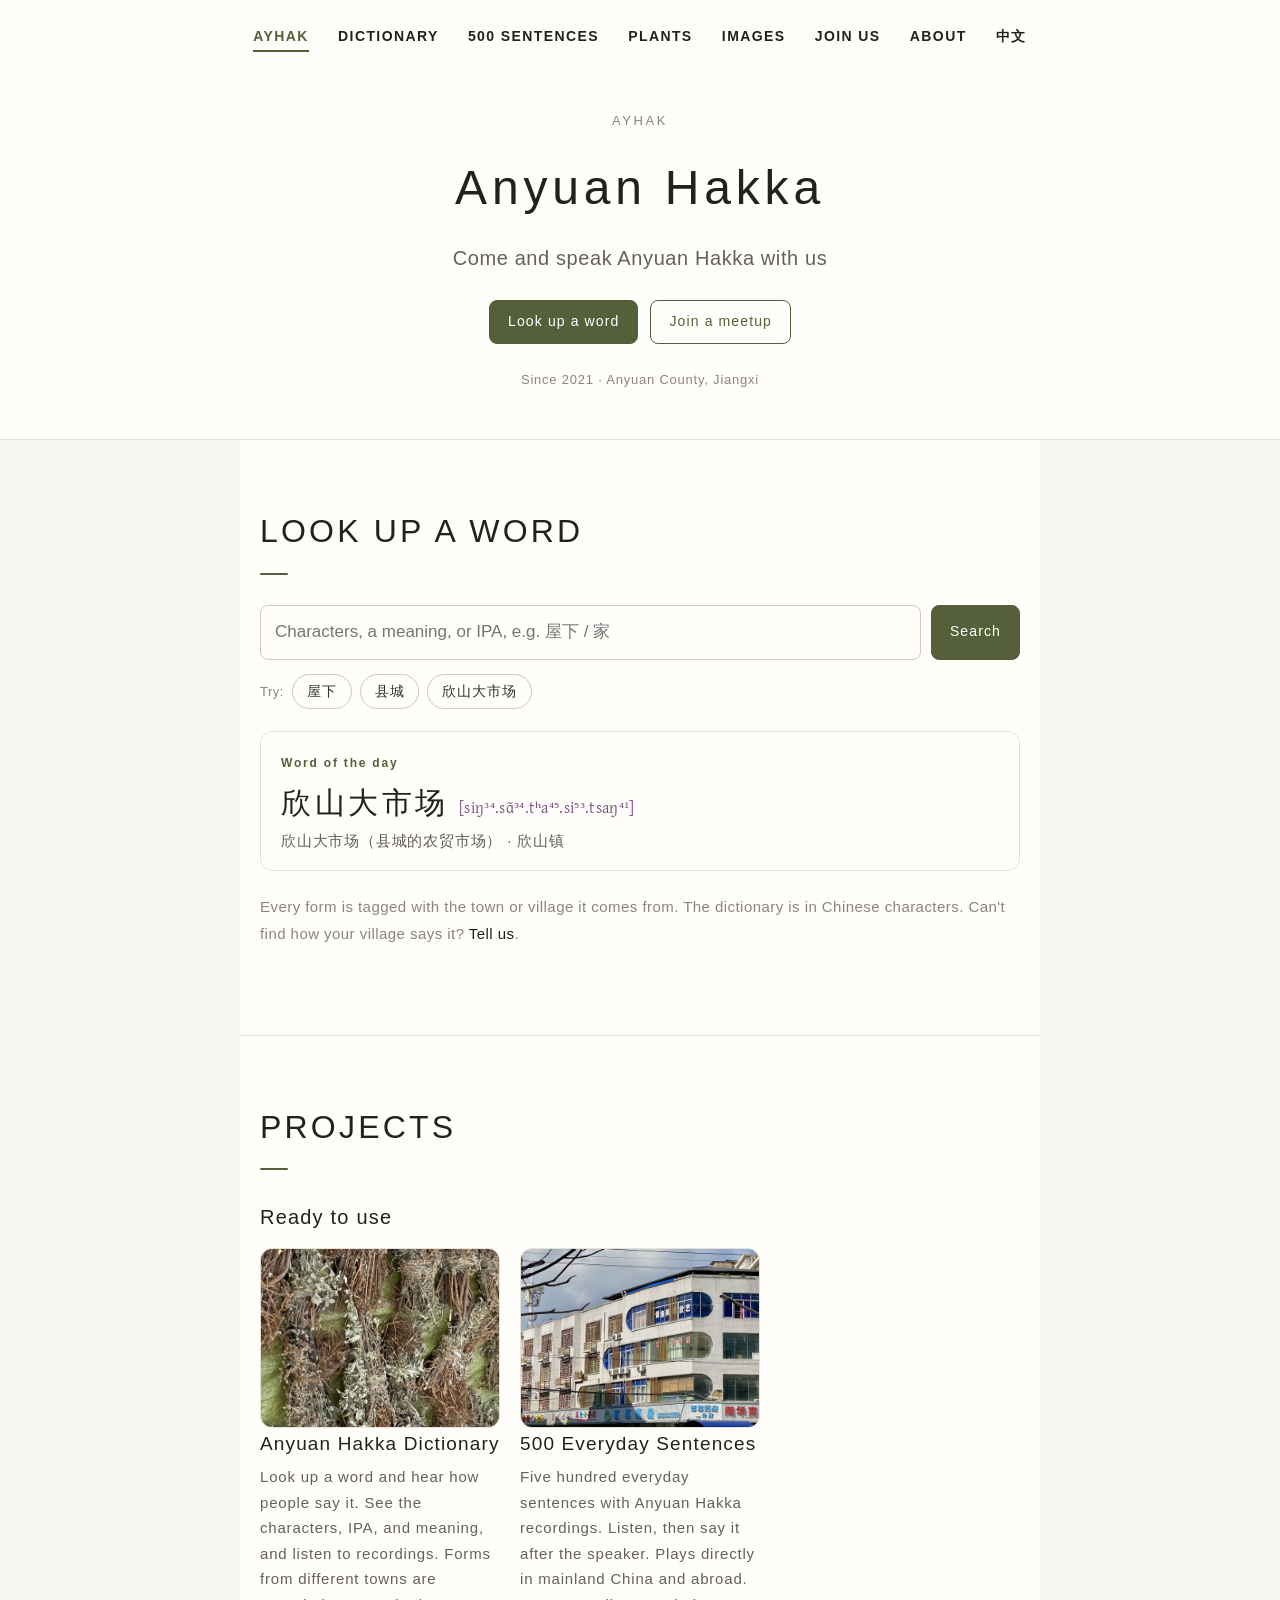
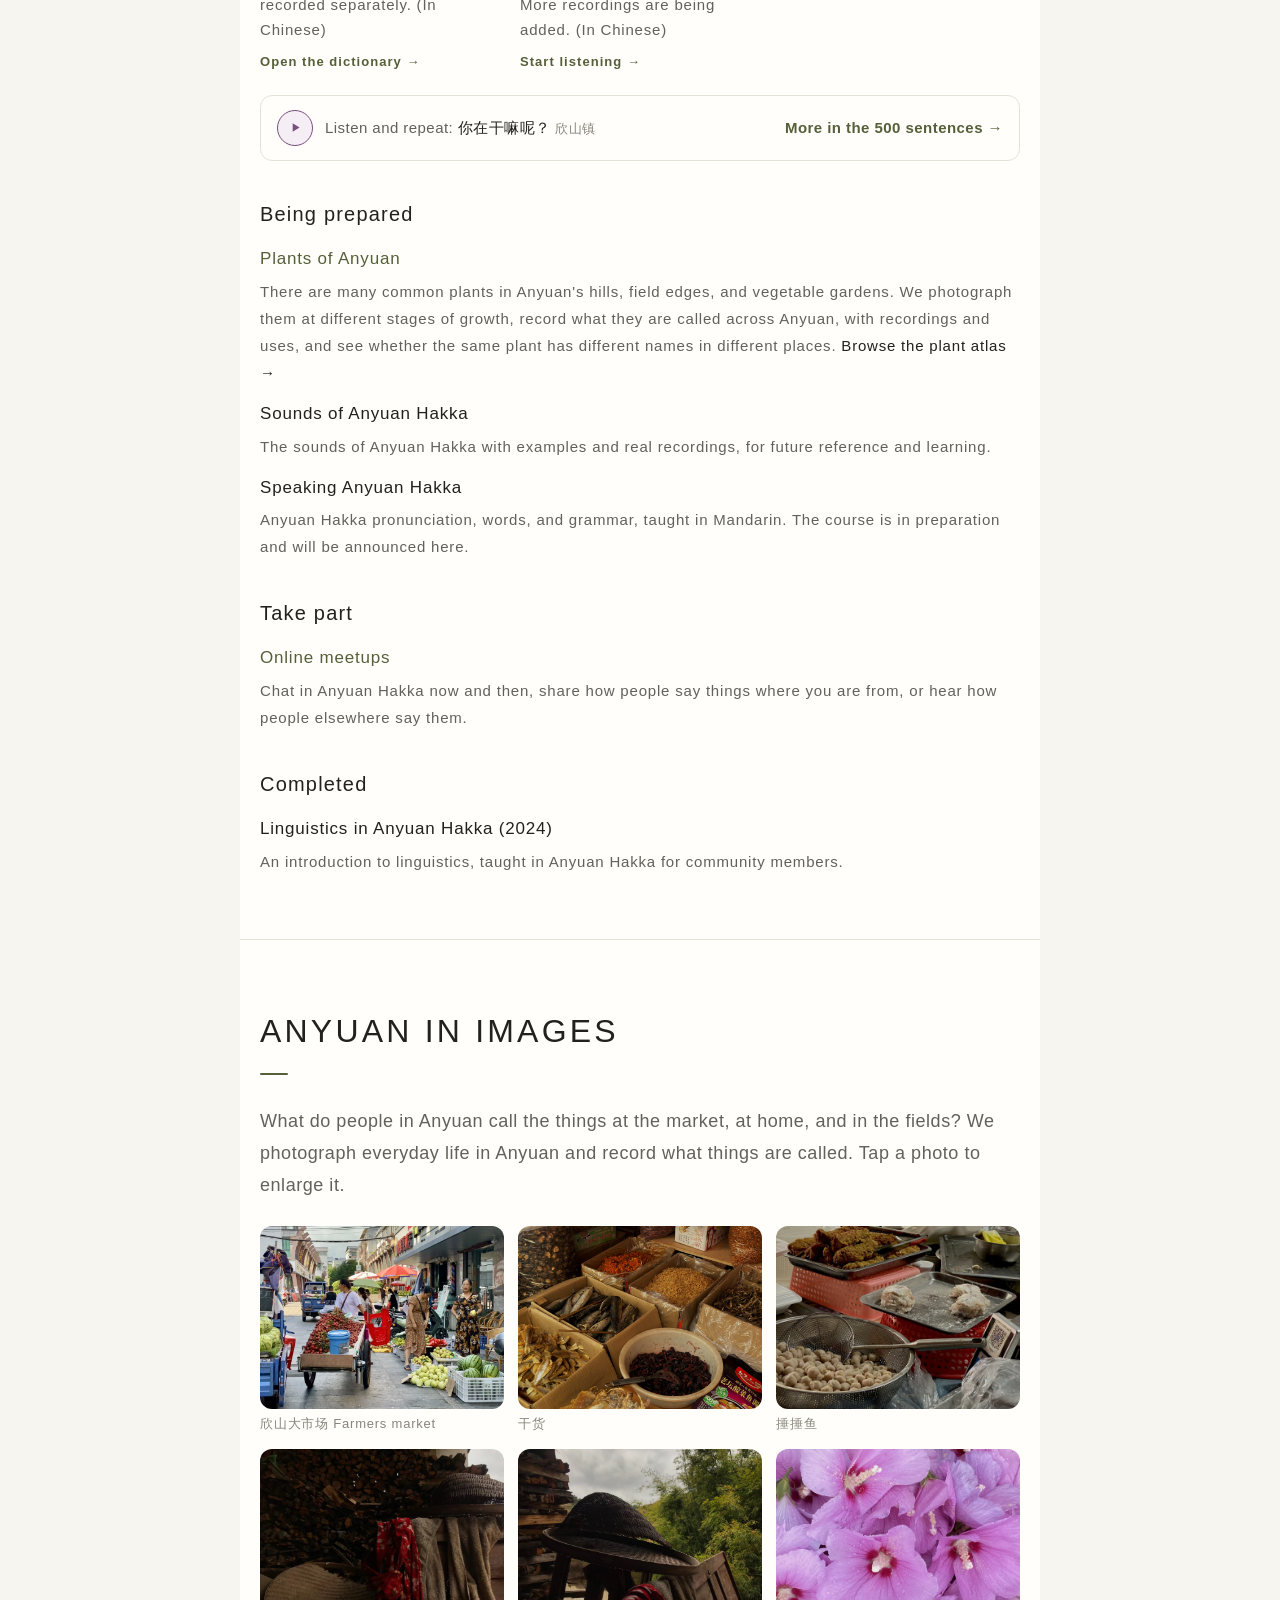
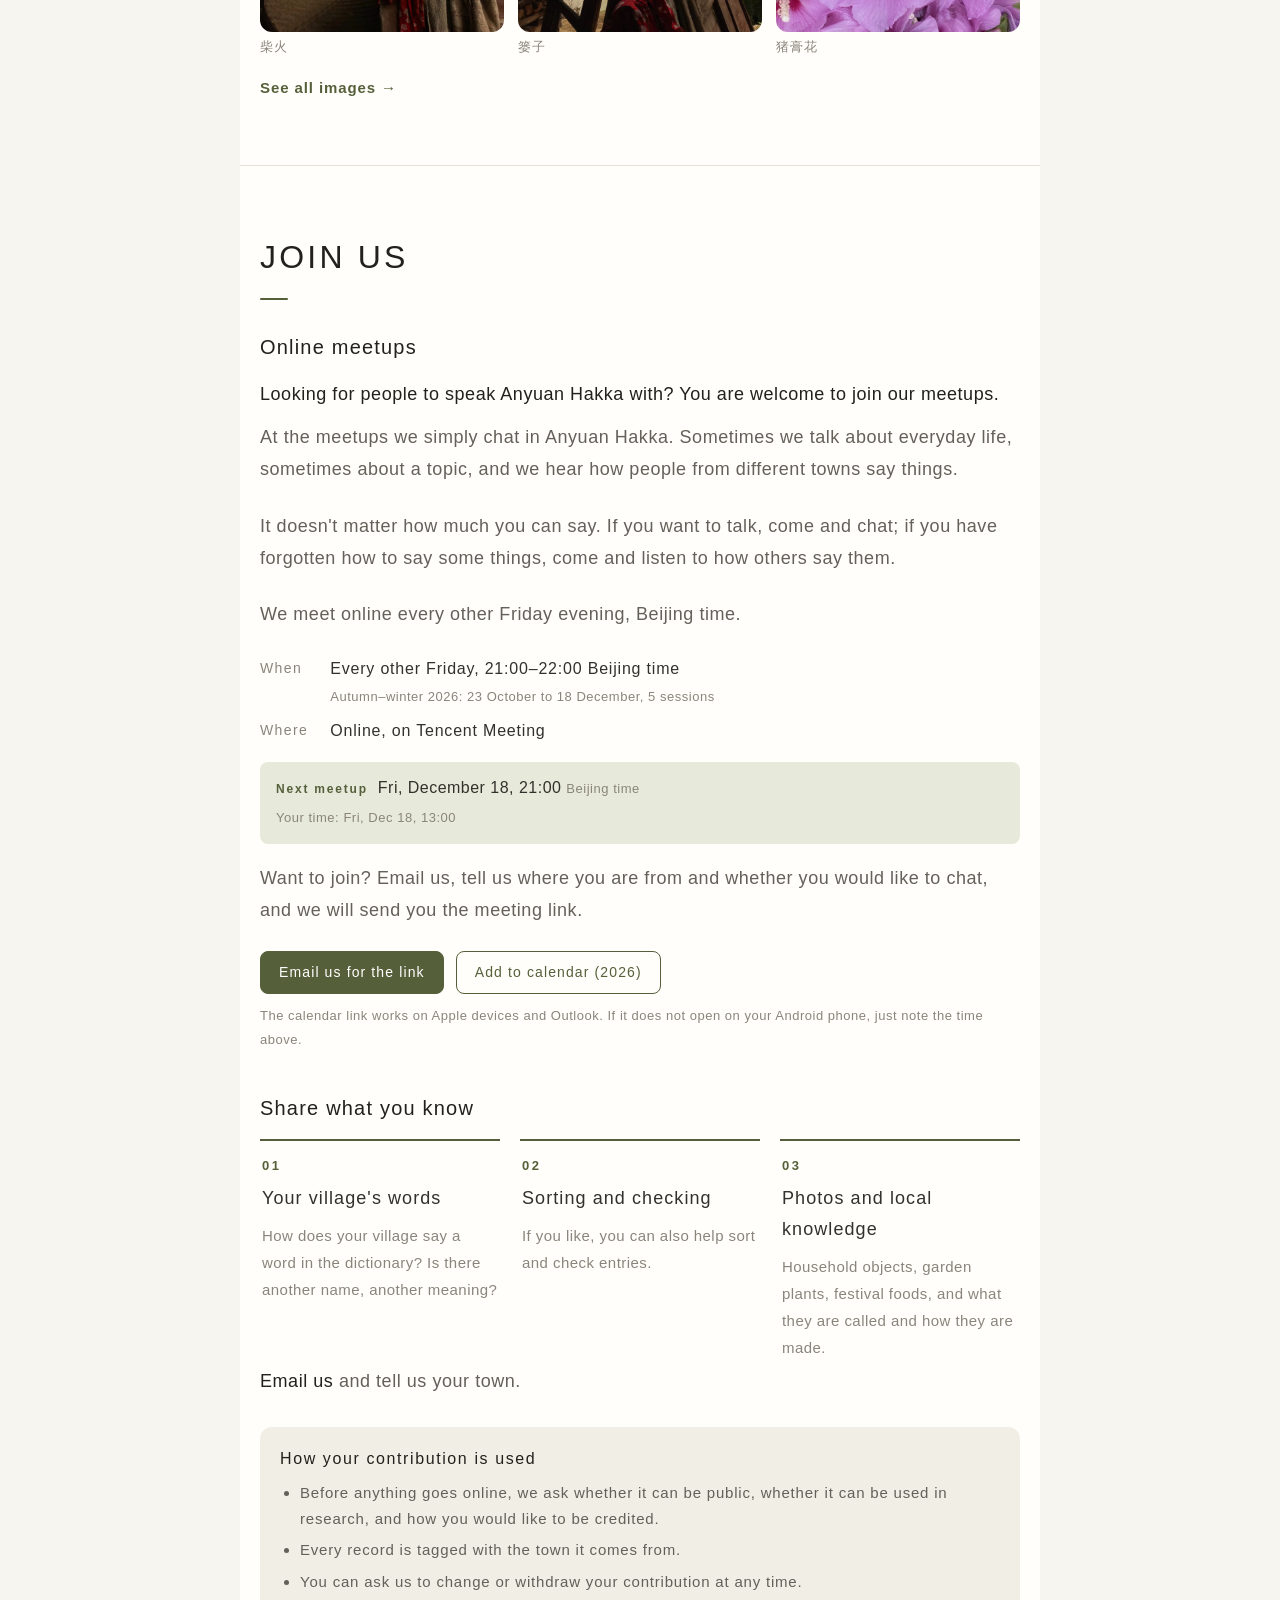
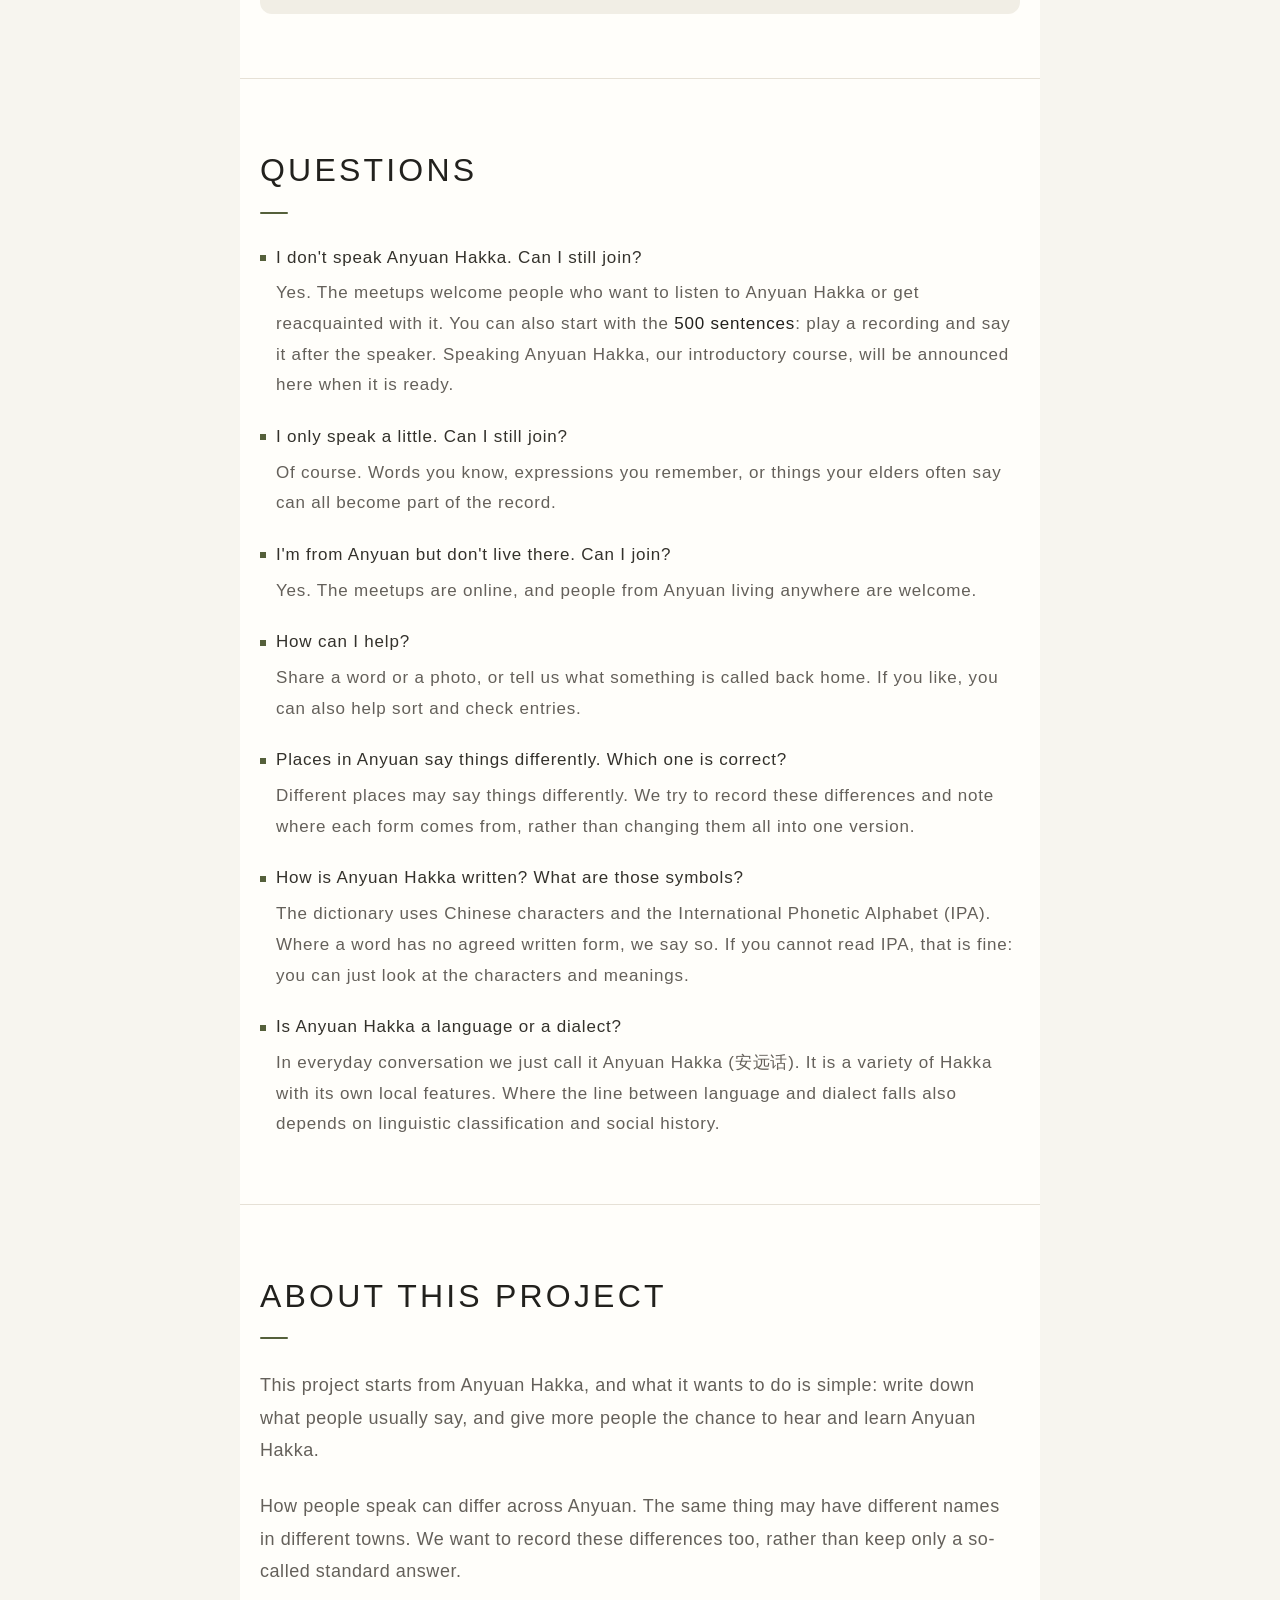
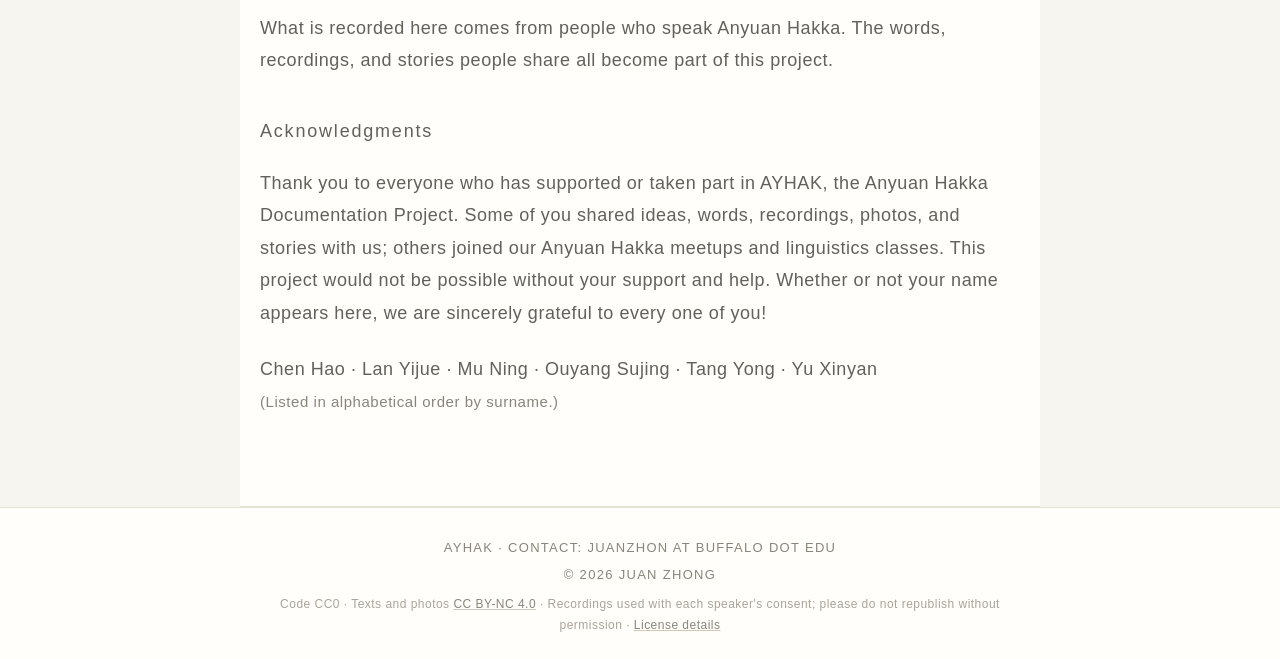
<file: index.html>
<!doctype html>
<html lang="en">
<head>
  <meta charset="utf-8" />
  <meta name="viewport" content="width=device-width,initial-scale=1,viewport-fit=cover" />
  <title>AYHAK · Anyuan Hakka</title>
  <meta name="description" content="AYHAK · Come and speak Anyuan Hakka: a community language documentation project started by people from Anyuan. Learn Anyuan Hakka, speak it, and record the words and local knowledge of each township together." />
  <meta property="og:title" content="AYHAK · Anyuan Hakka" />
  <meta property="og:description" content="Come and speak Anyuan Hakka with us." />
  <meta property="og:image" content="https://juan-zhong.github.io/ay_hak/images/gallery/%E6%AC%A3%E5%B1%B1%E5%A4%A7%E5%B8%82%E5%9C%BA03.jpg" />
  <link rel="icon" href="./favicon.svg" type="image/svg+xml" />
  <link rel="canonical" href="https://juan-zhong.github.io/ay_hak/" />
  <link rel="alternate" hreflang="zh-CN" href="https://juan-zhong.github.io/ay_hak/index-zh.html" />
  <link rel="alternate" hreflang="en" href="https://juan-zhong.github.io/ay_hak/" />
  <link rel="alternate" hreflang="x-default" href="https://juan-zhong.github.io/ay_hak/" />
  <link rel="stylesheet" href="./style.css?v=20261029" />
</head>

<body>
  <a class="skip" href="#main">Skip to content</a>

  <nav class="page-nav" aria-label="Site">
    <a href="./index.html" aria-current="page">AYHAK</a>
    <a href="./dict.html">Dictionary</a>
    <a href="./sentences.html">500 sentences</a>
    <a href="./plants.html?lang=en">Plants</a>
    <a href="./gallery.html">Images</a>
    <a href="#join">Join us</a>
    <a href="#about">About</a>
    <a href="./index-zh.html" lang="zh">中文</a>
  </nav>

  <header class="hero">
    <p class="kicker">AYHAK</p>
    <h1>Anyuan Hakka</h1>
    <p class="subtitle">Come and speak Anyuan Hakka with us</p>
    <div class="buttons">
      <a class="btn primary" href="#lookup">Look up a word</a>
      <a class="btn" href="#join">Join a meetup</a>
    </div>
    <p class="status">Since 2021 · Anyuan County, Jiangxi</p>
  </header>

  <main id="main">
    <section id="lookup" class="content-section">
      <h2>Look up a word</h2>
      <form class="searchbar" action="./dict.html" method="get" role="search">
        <input name="q" type="search" placeholder="Characters, a meaning, or IPA, e.g. 屋下 / 家" autocomplete="off" aria-label="Look up Anyuan Hakka" />
        <button class="btn primary" type="submit">Search</button>
      </form>
      <p class="small try">Try:
        <a class="chip-link" href="./dict.html?w=vu-xa">屋下</a>
        <a class="chip-link" href="./dict.html?w=xian-cheng">县城</a>
        <a class="chip-link" href="./dict.html?w=xinshan-da-shichang">欣山大市场</a>
      </p>
      <a class="wotd" id="wotd" href="./dict.html"></a>
      <p class="muted">Every form is tagged with the town or village it comes from. The dictionary is in Chinese characters. Can't find how your village says it? <a href="#contribute">Tell us</a>.</p>
    </section>

    <section id="projects" class="content-section">
      <h2>Projects</h2>

      <h3 class="sub">Ready to use</h3>
      <div class="projects">
        <a class="proj" href="./dict.html">
          <img src="images/plants/ai-dried.jpg" alt="晒干的艾 dried mugwort" loading="lazy" />
          <b>Anyuan Hakka Dictionary</b>
          <span class="desc">Look up a word and hear how people say it. See the characters, IPA, and meaning, and listen to recordings. Forms from different towns are recorded separately. (In Chinese)</span>
          <span class="more">Open the dictionary →</span>
        </a>
        <a class="proj" href="./sentences.html">
          <img src="images/gallery/琴行旧址.jpg" alt="琴行旧址" loading="lazy" />
          <b>500 Everyday Sentences</b>
          <span class="desc">Five hundred everyday sentences with Anyuan Hakka recordings. Listen, then say it after the speaker. Plays directly in mainland China and abroad. More recordings are being added. (In Chinese)</span>
          <span class="more">Start listening →</span>
        </a>
      </div>
      <p class="sample" id="sample" hidden></p>

      <h3 class="sub">Being prepared</h3>
      <dl class="plain">
        <dt><a href="./plants.html?lang=en">Plants of Anyuan</a></dt>
        <dd>There are many common plants in Anyuan's hills, field edges, and vegetable gardens. We photograph them at different stages of growth, record what they are called across Anyuan, with recordings and uses, and see whether the same plant has different names in different places. <a href="./plants.html?lang=en">Browse the plant atlas →</a></dd>
        <dt>Sounds of Anyuan Hakka</dt>
        <dd>The sounds of Anyuan Hakka with examples and real recordings, for future reference and learning.</dd>
        <dt>Speaking Anyuan Hakka</dt>
        <dd>Anyuan Hakka pronunciation, words, and grammar, taught in Mandarin. The course is in preparation and will be announced here.</dd>
      </dl>

      <h3 class="sub">Take part</h3>
      <dl class="plain">
        <dt><a href="#join">Online meetups</a></dt>
        <dd>Chat in Anyuan Hakka now and then, share how people say things where you are from, or hear how people elsewhere say them.</dd>
      </dl>

      <h3 class="sub">Completed</h3>
      <dl class="plain">
        <dt>Linguistics in Anyuan Hakka (2024)</dt>
        <dd>An introduction to linguistics, taught in Anyuan Hakka for community members.</dd>
      </dl>
    </section>

    <section id="life" class="content-section">
      <h2>Anyuan in images</h2>
      <p>What do people in Anyuan call the things at the market, at home, and in the fields? We photograph everyday life in Anyuan and record what things are called. Tap a photo to enlarge it.</p>
      <div class="gallery-grid teaser">
        <figure><img src="images/gallery/欣山大市场03.jpg" alt="欣山大市场" loading="lazy" /><figcaption>欣山大市场 Farmers market</figcaption></figure>
        <figure><img src="images/gallery/干货.jpg" alt="干货" loading="lazy" /><figcaption>干货</figcaption></figure>
        <figure><img src="images/gallery/捶捶鱼.jpg" alt="捶捶鱼" loading="lazy" /><figcaption>捶捶鱼</figcaption></figure>
        <figure><img src="images/gallery/柴火.jpg" alt="柴火" loading="lazy" /><figcaption>柴火</figcaption></figure>
        <figure><img src="images/gallery/篓子.jpg" alt="篓子" loading="lazy" /><figcaption>篓子</figcaption></figure>
        <figure><img src="images/gallery/猪膏花.jpg" alt="猪膏花" loading="lazy" /><figcaption>猪膏花</figcaption></figure>
      </div>
      <p class="more-link"><a href="./gallery.html">See all images →</a></p>
    </section>

    <section id="join" class="content-section">
      <h2>Join us</h2>

      <h3 class="sub">Online meetups</h3>
      <p class="lead">Looking for people to speak Anyuan Hakka with? You are welcome to join our meetups.</p>
      <p>At the meetups we simply chat in Anyuan Hakka. Sometimes we talk about everyday life, sometimes about a topic, and we hear how people from different towns say things.</p>
      <p>It doesn't matter how much you can say. If you want to talk, come and chat; if you have forgotten how to say some things, come and listen to how others say them.</p>
      <p>We meet online every other Friday evening, Beijing time.</p>
      <dl class="facts">
        <dt>When</dt><dd>Every other Friday, 21:00–22:00 Beijing time<br><span class="small">Autumn–winter 2026: 23 October to 18 December, 5 sessions</span></dd>
        <dt>Where</dt><dd>Online, on Tencent Meeting</dd>
      </dl>
      <p class="next-meetup" id="nextMeetup" aria-live="polite"></p>
      <p><b>Want to join?</b> Email us, tell us where you are from and whether you would like to chat, and we will send you the meeting link.</p>
      <div class="buttons left">
        <a class="btn primary" href="mailto:juanzhon@buffalo.edu?subject=Anyuan%20Hakka%20meetup">Email us for the link</a>
        <a class="btn" href="webcal://p54-caldav.icloud.com/published/2/MTEzODIwMDE0NDExMzgyMMFgVCDCDaKoMtNCKBn1EhfA-79njfZBbu5WWxrAYHy4s1xKDF6rgkBgKywDp8NgCctA90rvas5HTKUIKwTFqRs">Add to calendar (2026)</a>
      </div>
      <p class="small">The calendar link works on Apple devices and Outlook. If it does not open on your Android phone, just note the time above.</p>

      <h3 class="sub" id="contribute">Share what you know</h3>
      <div class="pillars three">
        <div class="card"><span class="num">01</span><h3>Your village's words</h3><p class="muted">How does your village say a word in the dictionary? Is there another name, another meaning?</p></div>
        <div class="card"><span class="num">02</span><h3>Sorting and checking</h3><p class="muted">If you like, you can also help sort and check entries.</p></div>
        <div class="card"><span class="num">03</span><h3>Photos and local knowledge</h3><p class="muted">Household objects, garden plants, festival foods, and what they are called and how they are made.</p></div>
      </div>
      <p><a href="mailto:juanzhon@buffalo.edu?subject=AYHAK%20contribution">Email us</a> and tell us your town.</p>

      <div class="note-box">
        <h3>How your contribution is used</h3>
        <ul>
          <li>Before anything goes online, we ask whether it can be public, whether it can be used in research, and how you would like to be credited.</li>
          <li>Every record is tagged with the town it comes from.</li>
          <li>You can ask us to change or withdraw your contribution at any time.</li>
        </ul>
      </div>
    </section>

    <section id="questions" class="content-section">
      <h2>Questions</h2>
      <dl class="faq">
        <dt>I don't speak Anyuan Hakka. Can I still join?</dt>
        <dd>Yes. The meetups welcome people who want to listen to Anyuan Hakka or get reacquainted with it. You can also start with the <a href="./sentences.html">500 sentences</a>: play a recording and say it after the speaker. Speaking Anyuan Hakka, our introductory course, will be announced here when it is ready.</dd>
        <dt>I only speak a little. Can I still join?</dt>
        <dd>Of course. Words you know, expressions you remember, or things your elders often say can all become part of the record.</dd>
        <dt>I'm from Anyuan but don't live there. Can I join?</dt>
        <dd>Yes. The meetups are online, and people from Anyuan living anywhere are welcome.</dd>
        <dt>How can I help?</dt>
        <dd>Share a word or a photo, or tell us what something is called back home. If you like, you can also help sort and check entries.</dd>
        <dt>Places in Anyuan say things differently. Which one is correct?</dt>
        <dd>Different places may say things differently. We try to record these differences and note where each form comes from, rather than changing them all into one version.</dd>
        <dt>How is Anyuan Hakka written? What are those symbols?</dt>
        <dd>The dictionary uses Chinese characters and the International Phonetic Alphabet (IPA). Where a word has no agreed written form, we say so. If you cannot read IPA, that is fine: you can just look at the characters and meanings.</dd>
        <dt>Is Anyuan Hakka a language or a dialect?</dt>
        <dd>In everyday conversation we just call it Anyuan Hakka (安远话). It is a variety of Hakka with its own local features. Where the line between language and dialect falls also depends on linguistic classification and social history.</dd>
      </dl>
    </section>

    <section id="about" class="content-section">
      <h2>About this project</h2>
      <p>This project starts from Anyuan Hakka, and what it wants to do is simple: write down what people usually say, and give more people the chance to hear and learn Anyuan Hakka.</p>
      <p>How people speak can differ across Anyuan. The same thing may have different names in different towns. We want to record these differences too, rather than keep only a so-called standard answer.</p>
      <p>What is recorded here comes from people who speak Anyuan Hakka. The words, recordings, and stories people share all become part of this project.</p>
      <h3 id="thanks" style="margin-top:40px">Acknowledgments</h3>
      <p>Thank you to everyone who has supported or taken part in AYHAK, the Anyuan Hakka Documentation Project. Some of you shared ideas, words, recordings, photos, and stories with us; others joined our Anyuan Hakka meetups and linguistics classes. This project would not be possible without your support and help. Whether or not your name appears here, we are sincerely grateful to every one of you!</p>
      <p>Chen Hao · Lan Yijue · Mu Ning · Ouyang Sujing · Tang Yong · Yu Xinyan<br /><span class="muted">(Listed in alphabetical order by surname.)</span></p>
    </section>
  </main>

  <footer>
    <p>AYHAK · Contact: juanzhon AT buffalo DOT edu</p>
    <p>© 2026 Juan Zhong</p>
    <p class="license">Code CC0 · Texts and photos <a href="https://creativecommons.org/licenses/by-nc/4.0/">CC BY-NC 4.0</a> · Recordings used with each speaker's consent; please do not republish without permission · <a href="https://github.com/juan-zhong/ay_hak/blob/main/CONTENT-LICENSE.md">License details</a></p>
  </footer>

  <script src="./home.js?v=20261023a" defer></script>
</body>
</html>
</file>
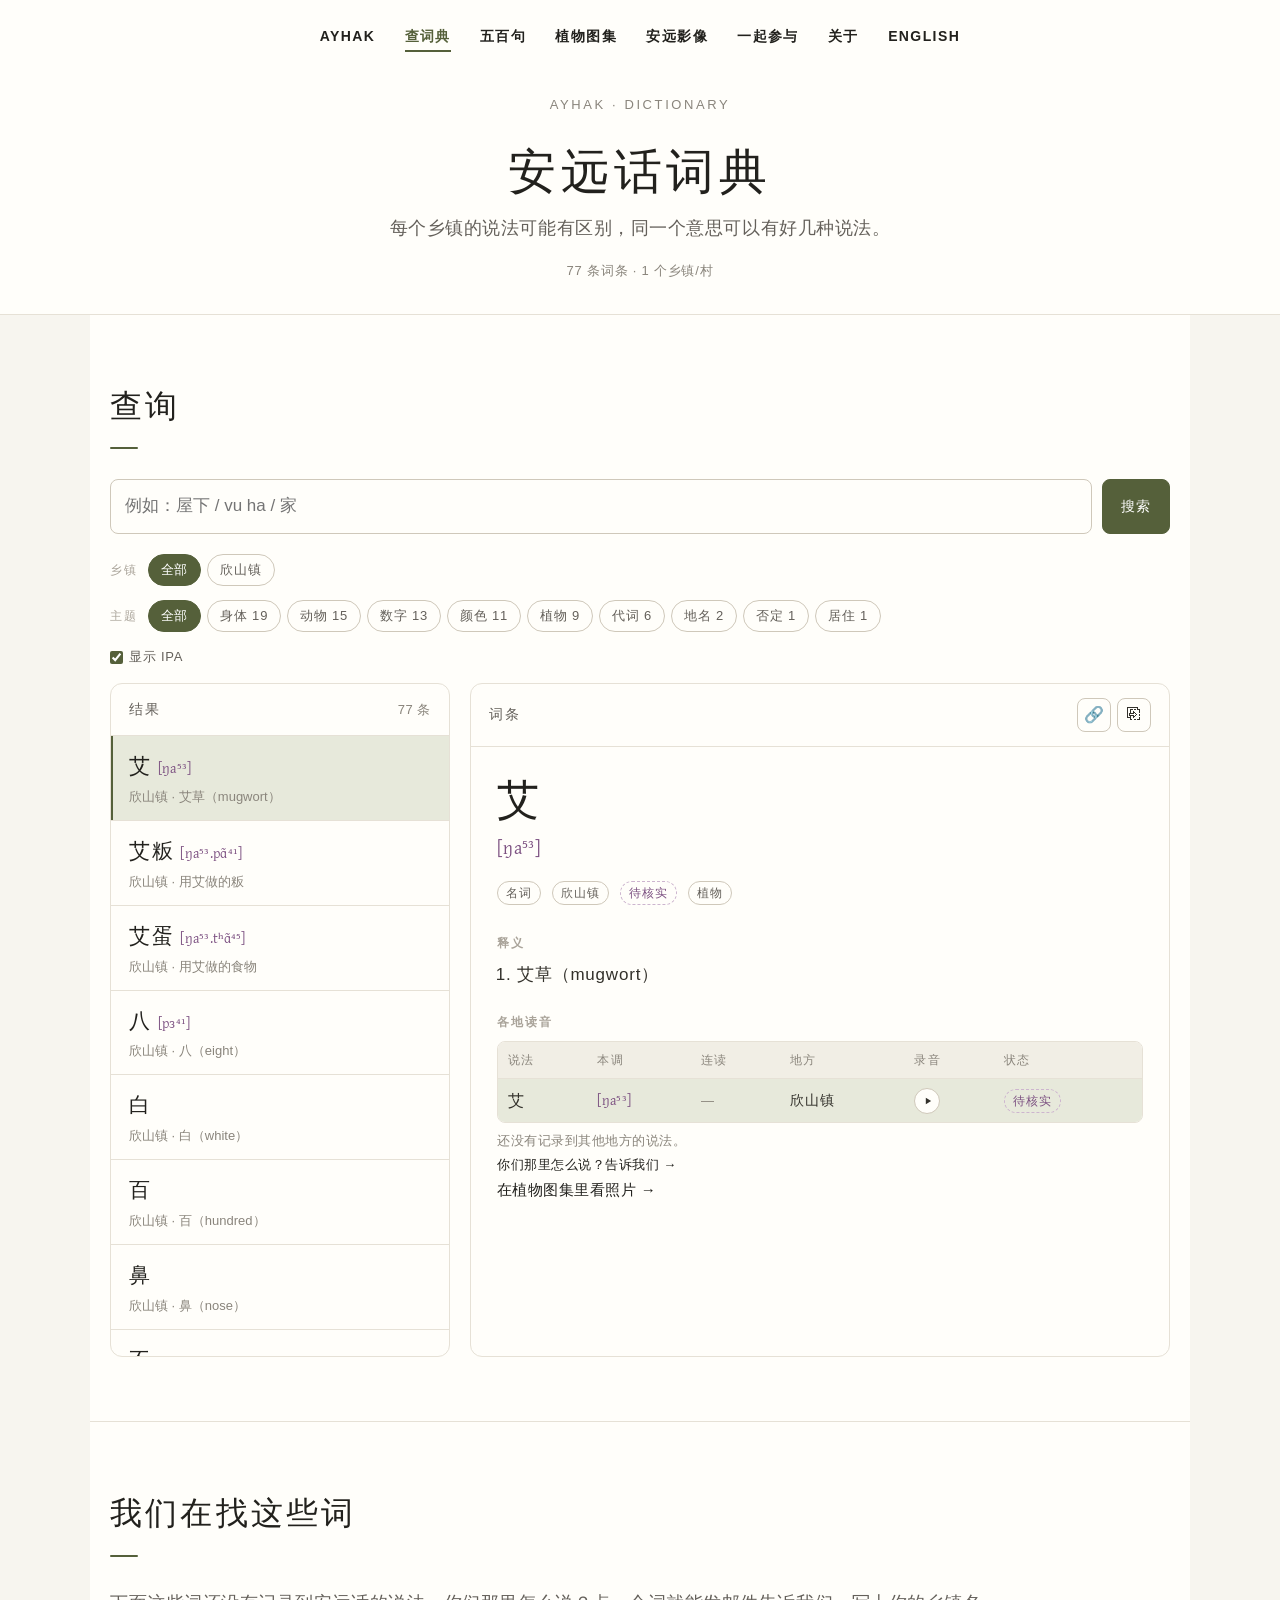
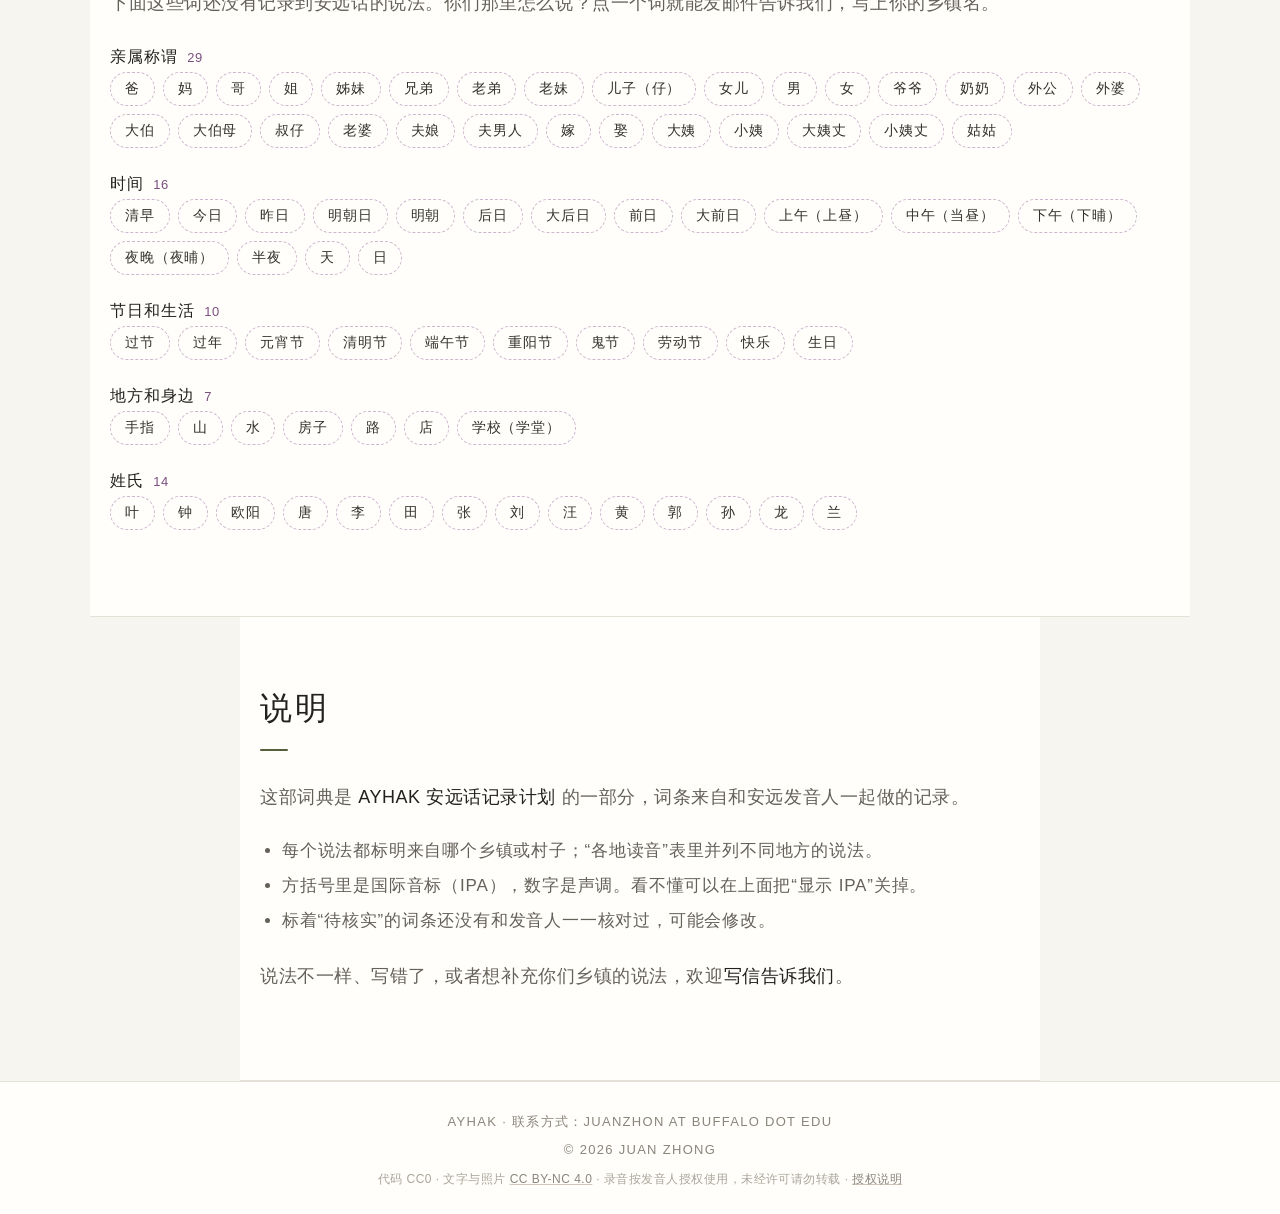
<file: dict.html>
<!doctype html>
<html lang="zh-CN">
<head>
  <meta charset="utf-8" />
  <meta name="viewport" content="width=device-width,initial-scale=1,viewport-fit=cover" />
  <title>AYHAK · 安远话词典</title>
  <link rel="canonical" href="https://juan-zhong.github.io/ay_hak/dict.html" />
  <meta name="description" content="安远话（江西安远客家话）社区词典：汉字、IPA、释义、例句与录音。" />
  <meta property="og:title" content="AYHAK · 安远话词典" />
  <meta property="og:description" content="安远话（江西安远客家话）社区词典：汉字、IPA、释义、例句与录音。" />
  <meta property="og:image" content="https://juan-zhong.github.io/ay_hak/images/gallery/%E7%AF%93%E5%AD%90.jpg" />
  <link rel="icon" href="./favicon.svg" type="image/svg+xml" />
  <link rel="stylesheet" href="./style.css?v=20261029" />
</head>

<body>
  <a class="skip" href="#search">跳到正文</a>

  <nav class="page-nav" aria-label="站点导航">
    <a href="./index-zh.html">AYHAK</a>
    <a href="./dict.html" aria-current="page">查词典</a>
    <a href="./sentences.html">五百句</a>
    <a href="./plants.html?lang=zh">植物图集</a>
    <a href="./gallery.html">安远影像</a>
    <a href="./index-zh.html#join">一起参与</a>
    <a href="./index-zh.html#about">关于</a>
    <a href="./index.html" lang="en">English</a>
  </nav>

  <header class="hero compact">
    <p class="kicker">AYHAK · DICTIONARY</p>
    <h1>安远话词典</h1>
    <p class="intro">每个乡镇的说法可能有区别，同一个意思可以有好几种说法。</p>
    <p class="status" id="heroStatus">— 条词条</p>
  </header>

  <main>
    <section id="search" class="content-section wide">
      <h2>查询</h2>

      <div class="searchbar">
        <input id="q" type="search" placeholder="例如：屋下 / vu ha / 家" autocomplete="off" aria-label="搜索词条" />
        <button id="btnSearch" class="btn primary">搜索</button>
      </div>

      <div class="filters">
        <div class="chip-group" id="varietyChips" aria-label="乡镇">
          <span class="chip-label">乡镇</span>
          <button class="chip is-active" data-variety="all">全部</button>
        </div>

        <div class="chip-group admin-only" id="posChips" aria-label="词性">
          <span class="chip-label">词性</span>
          <button class="chip is-active" data-pos="all">全部</button>
          <button class="chip" data-pos="n">名词</button>
          <button class="chip" data-pos="v">动词</button>
          <button class="chip" data-pos="adj">形容词</button>
          <button class="chip" data-pos="pron">代词</button>
          <button class="chip" data-pos="num">数词</button>
          <button class="chip" data-pos="part">语气词</button>
          <button class="chip" data-pos="other">其他</button>
        </div>
      </div>

      <div class="filters">
        <div class="chip-group" id="themeChips" aria-label="主题"></div>
      </div>

      <div class="filters">
        <label class="toggle"><input id="toggleIPA" type="checkbox" checked /> <span>显示 IPA</span></label>
        <label class="toggle admin-only"><input id="toggleAudio" type="checkbox" checked /> <span>显示发音</span></label>
        <label class="toggle admin-only"><input id="toggleStarred" type="checkbox" /> <span>只看收藏</span></label>
      </div>

      <div class="split">
        <aside class="panel panel-left" aria-label="搜索结果">
          <div class="panel-head">
            <h3>结果</h3>
            <p class="small" id="resultMeta">0 条</p>
          </div>
          <div id="results" class="results" role="listbox"></div>
        </aside>

        <article class="panel panel-right" aria-label="词条详情" aria-live="polite">
          <div class="panel-head">
            <h3>词条</h3>
            <div class="head-actions">
              <button id="btnStar" class="icon-btn admin-only" disabled title="收藏" aria-label="收藏">☆</button>
              <button id="btnLink" class="icon-btn" disabled title="复制链接" aria-label="复制链接">🔗</button>
              <button id="btnCopy" class="icon-btn" disabled title="复制词条" aria-label="复制词条">⎘</button>
            </div>
          </div>
          <div id="entry" class="entry empty">
            <p>先搜一个词，或者点左边的结果。</p>
          </div>
        </article>
      </div>
    </section>

    <section id="wanted" class="content-section wide">
      <h2>我们在找这些词</h2>
      <p>下面这些词还没有记录到安远话的说法。你们那里怎么说？点一个词就能发邮件告诉我们，写上你的乡镇名。</p>
      <div id="wantedList"><p class="muted">载入中…</p></div>
    </section>

    <section id="manage" class="content-section wide admin-only">
      <h2>数据</h2>
      <h3>导入 / 导出 / 重置 · 纯静态网页，可以直接放在 GitHub Pages</h3>
      <p class="muted">网页默认读取仓库里的 <code>data/dict.json</code>。在这里导入的数据只保存在你自己的浏览器里，别人看不到；要正式更新词典，请把导出的 JSON 替换掉仓库里的 <code>data/dict.json</code>。</p>

      <div class="manage-grid">
        <div class="card">
          <h3>导入（JSON / CSV）</h3>
          <p class="muted">导入后会覆盖当前浏览器里的词条。</p>
          <div class="controls">
            <input id="fileImport" type="file" accept=".json,.csv,text/csv,application/json" />
            <button id="btnImport" class="btn sm">导入</button>
          </div>
          <p class="small" id="importStatus">未导入</p>
        </div>

        <div class="card">
          <h3>导出</h3>
          <p class="muted">导出的是词条文本。浏览器里的录音存在 IndexedDB，不会打包进 JSON。</p>
          <div class="controls">
            <button id="btnExport" class="btn sm">导出 JSON</button>
            <button id="btnExportCSV" class="btn sm btn-ghost">导出 CSV</button>
            <button id="btnClearAudio" class="btn sm btn-ghost">清空本机录音</button>
          </div>
          <p class="small" id="exportStatus">—</p>
        </div>

        <div class="card">
          <h3>重置</h3>
          <p class="muted">丢掉浏览器里的修改，回到仓库里的 <code>data/dict.json</code>。</p>
          <div class="controls">
            <button id="btnReset" class="btn sm btn-danger">重置数据</button>
          </div>
          <p class="small" id="resetStatus">当前数据来源：—</p>
        </div>
      </div>

      <div class="card" style="margin-top:20px;">
        <h3>CSV 格式</h3>
        <p class="muted">第一行是表头。<code>senses</code> 和 <code>tags</code> 用 <code>||</code> 分隔；<code>examples</code> 写成 <code>例句::IPA::翻译</code>（IPA 可省略，写成 <code>例句::翻译</code>），多条之间用 <code>||</code> 分隔。<code>sandhi</code> 是连读时的读音（变调后）。<code>variants</code>（其他地方的说法）写成 <code>说法::IPA::乡镇::备注::录音::连读::核实</code>，后面几项可以省略，多条用 <code>||</code> 分隔；<code>verified</code> 填 <code>true</code> 表示已和发音人核实。</p>
        <pre class="codeblock" id="csvExample"></pre>
      </div>

      <div class="card" style="margin-top:20px;">
        <h3>JSON 格式</h3>
        <pre class="codeblock" id="jsonExample"></pre>
      </div>
    </section>

    <section id="about" class="content-section">
      <h2>说明</h2>
      <p>这部词典是 <a href="./index-zh.html">AYHAK 安远话记录计划</a> 的一部分，词条来自和安远发音人一起做的记录。</p>
      <ul>
        <li>每个说法都标明来自哪个乡镇或村子；“各地读音”表里并列不同地方的说法。</li>
        <li>方括号里是国际音标（IPA），数字是声调。看不懂可以在上面把“显示 IPA”关掉。</li>
        <li>标着“待核实”的词条还没有和发音人一一核对过，可能会修改。</li>
      </ul>
      <p>说法不一样、写错了，或者想补充你们乡镇的说法，欢迎<a href="mailto:juanzhon@buffalo.edu?subject=AYHAK%20词典">写信告诉我们</a>。</p>
    </section>
  </main>

  <footer>
    <p>AYHAK · 联系方式：juanzhon AT buffalo DOT edu</p>
    <p>© <span id="year">2026</span> Juan Zhong</p>
    <p class="license">代码 CC0 · 文字与照片 <a href="https://creativecommons.org/licenses/by-nc/4.0/deed.zh-hans">CC BY-NC 4.0</a> · 录音按发音人授权使用，未经许可请勿转载 · <a href="https://github.com/juan-zhong/ay_hak/blob/main/CONTENT-LICENSE.md">授权说明</a></p>
  </footer>

  <script src="./app.js?v=20261023b"></script>
</body>
</html>
</file>
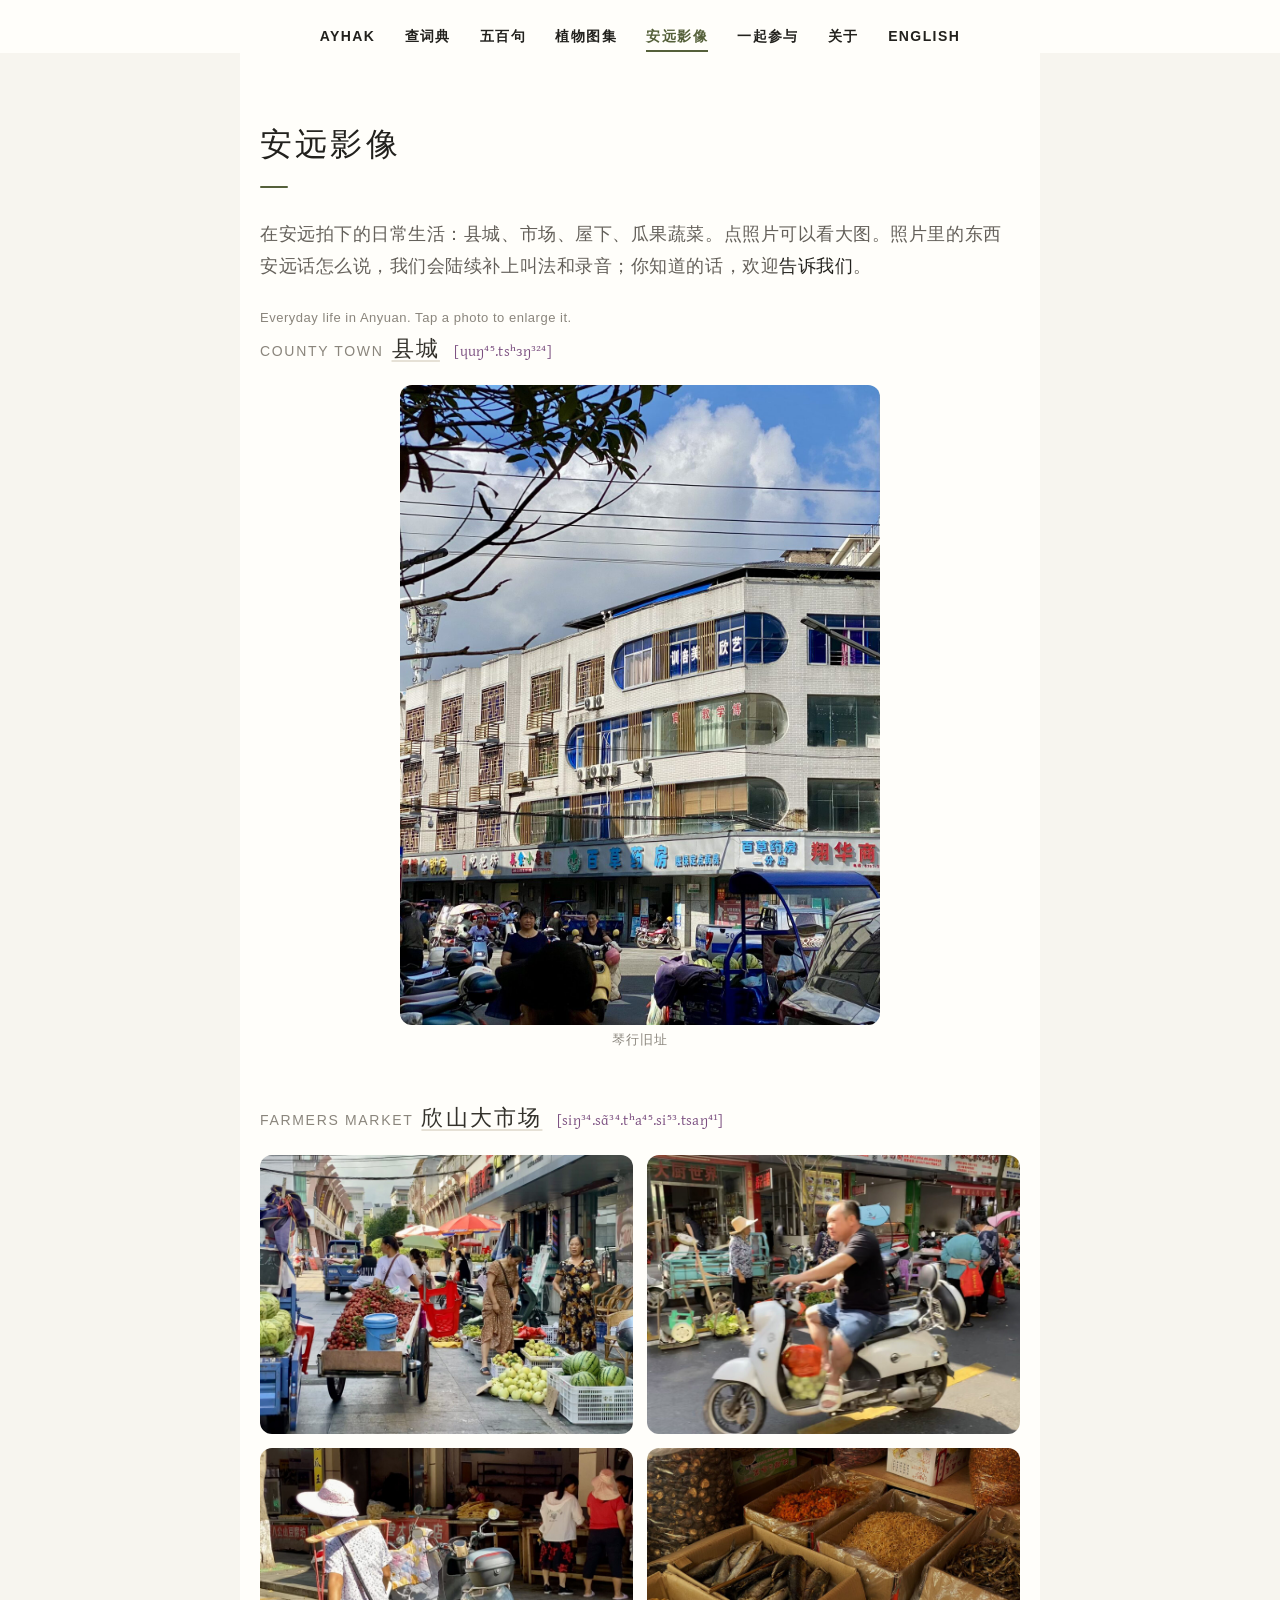
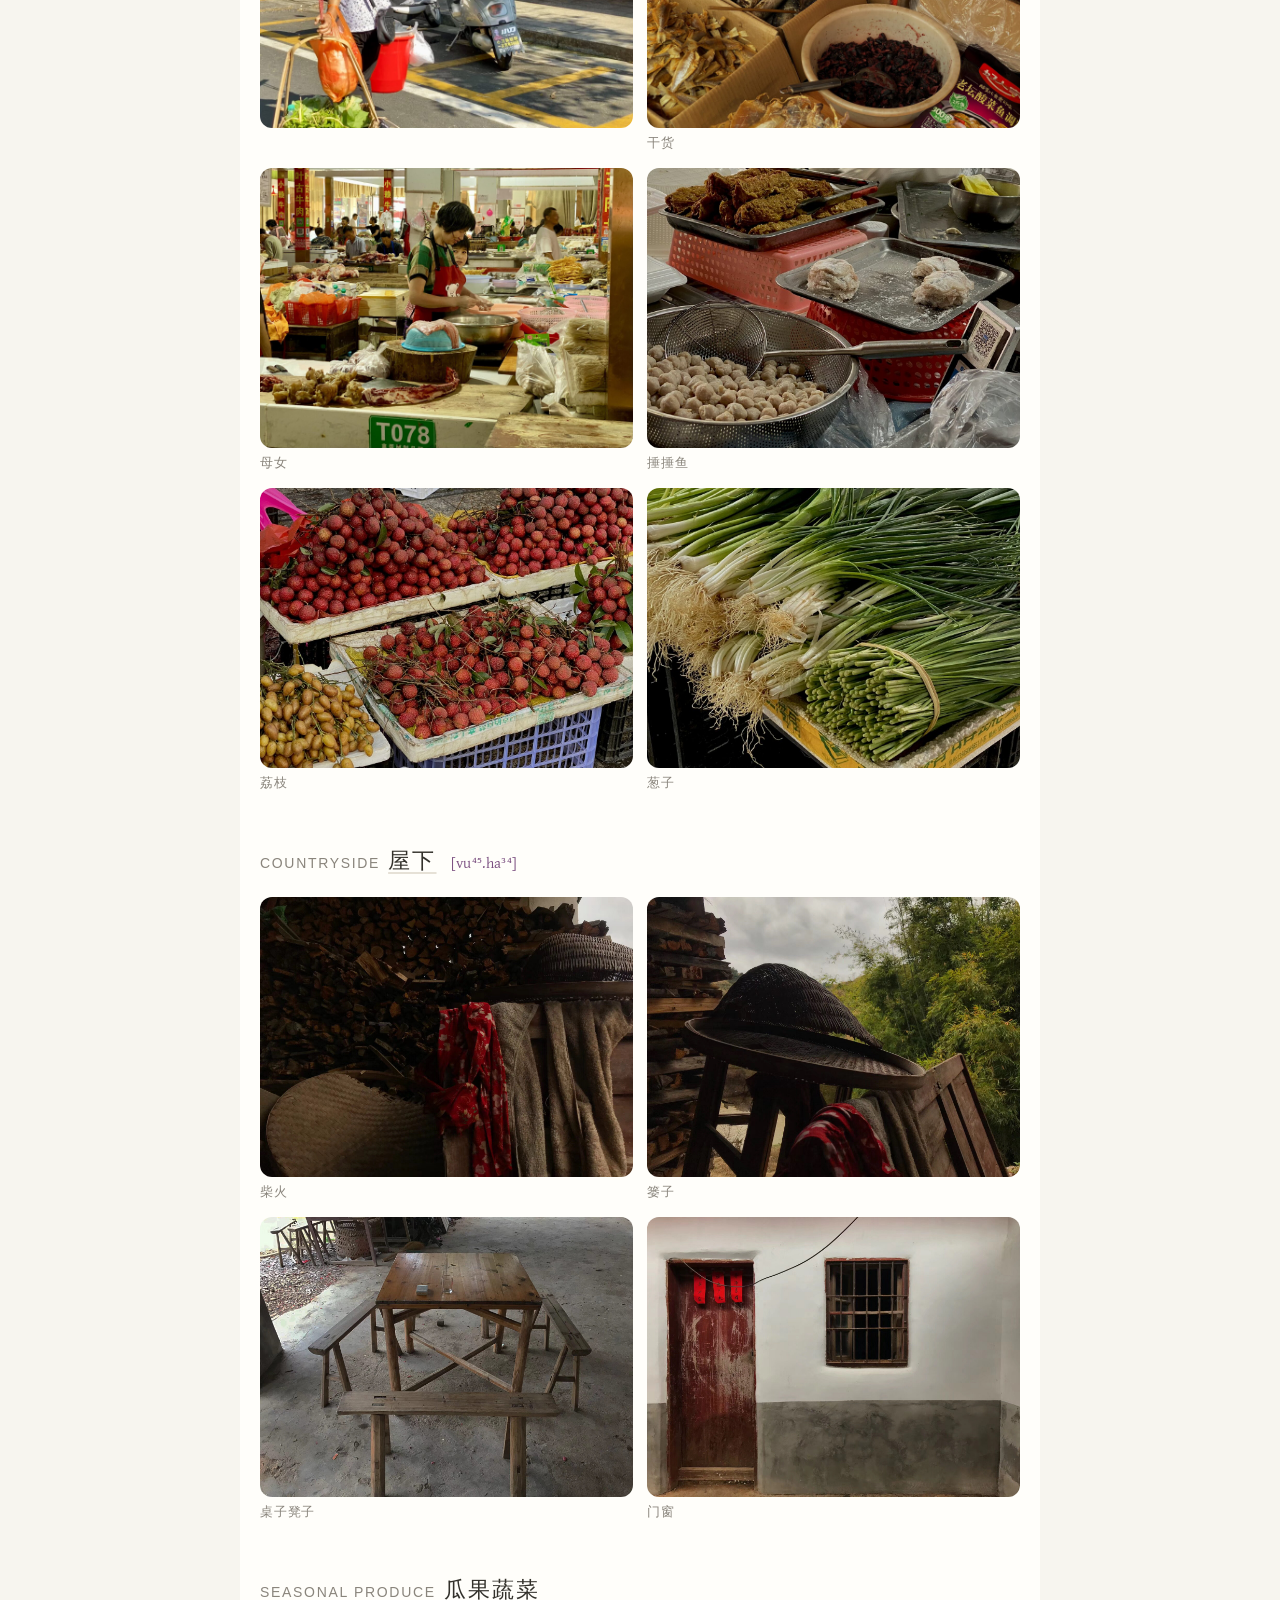
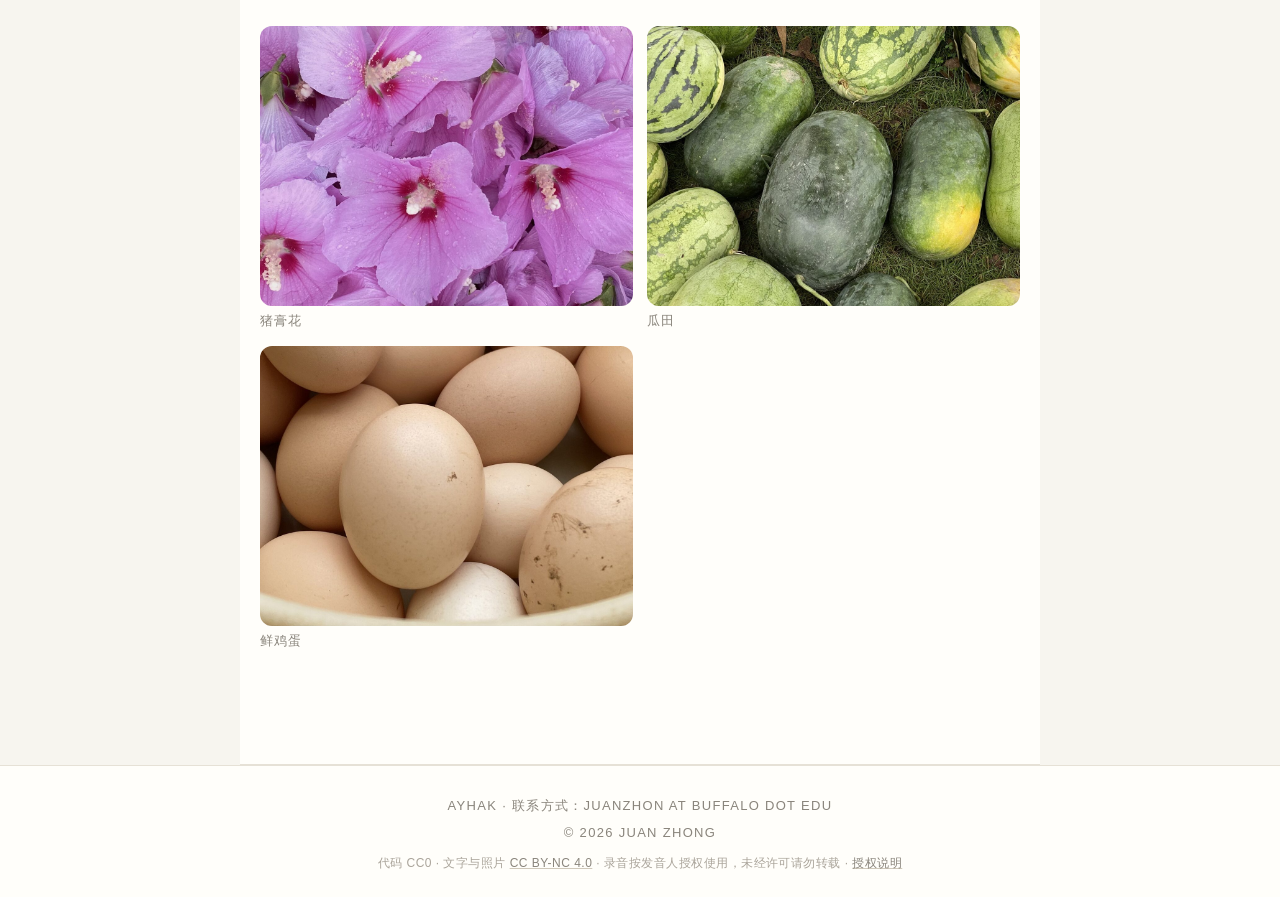
<file: gallery.html>
<!doctype html>
<html lang="zh-CN">
<head>
  <meta charset="utf-8" />
  <meta name="viewport" content="width=device-width,initial-scale=1,viewport-fit=cover" />
  <title>AYHAK · 安远影像</title>
  <link rel="canonical" href="https://juan-zhong.github.io/ay_hak/gallery.html" />
  <meta name="description" content="安远影像：县城、欣山大市场、屋下、瓜果蔬菜。AYHAK 安远话记录计划。" />
  <meta property="og:title" content="AYHAK · 安远影像" />
  <meta property="og:description" content="安远影像：县城、欣山大市场、屋下、瓜果蔬菜。" />
  <meta property="og:image" content="https://juan-zhong.github.io/ay_hak/images/gallery/%E6%AC%A3%E5%B1%B1%E5%A4%A7%E5%B8%82%E5%9C%BA03.jpg" />
  <link rel="icon" href="./favicon.svg" type="image/svg+xml" />
  <link rel="stylesheet" href="./style.css?v=20261029" />
</head>

<body>
  <a class="skip" href="#gallery">跳到正文</a>

  <nav class="page-nav" aria-label="站点导航">
    <a href="./index-zh.html">AYHAK</a>
    <a href="./dict.html">查词典</a>
    <a href="./sentences.html">五百句</a>
    <a href="./plants.html?lang=zh">植物图集</a>
    <a href="./gallery.html" aria-current="page">安远影像</a>
    <a href="./index-zh.html#join">一起参与</a>
    <a href="./index-zh.html#about">关于</a>
    <a href="./index.html" lang="en">English</a>
  </nav>

  <main>
    <section id="gallery" class="content-section">
      <h2>安远影像</h2>
      <p>在安远拍下的日常生活：县城、市场、屋下、瓜果蔬菜。点照片可以看大图。照片里的东西安远话怎么说，我们会陆续补上叫法和录音；你知道的话，欢迎<a href="./index-zh.html#contribute">告诉我们</a>。</p>
      <p class="small" lang="en">Everyday life in Anyuan. Tap a photo to enlarge it.</p>

      <div class="gallery-group">
        <h3><span class="en">County town</span><a class="to-dict" href="./dict.html?w=xian-cheng" title="查词典">县城</a> <span class="ipa">[ɥuŋ⁴⁵.tsʰɜŋ³²⁴]</span></h3>
        <div class="gallery-grid">
          <figure class="solo"><img src="images/gallery/琴行旧址.jpg" alt="琴行旧址" loading="lazy" /><figcaption>琴行旧址</figcaption></figure>
        </div>
      </div>

      <div class="gallery-group">
        <h3><span class="en">Farmers market</span><a class="to-dict" href="./dict.html?w=xinshan-da-shichang" title="查词典">欣山大市场</a> <span class="ipa">[siŋ³⁴.sɑ̃³⁴.tʰa⁴⁵.si⁵³.tsaŋ⁴¹]</span></h3>
        <div class="gallery-grid">
          <figure><img src="images/gallery/欣山大市场03.jpg" alt="欣山大市场" loading="lazy" /></figure>
          <figure><img src="images/gallery/欣山大市场01.jpg" alt="欣山大市场" loading="lazy" /></figure>
          <figure><img src="images/gallery/欣山大市场02.jpg" alt="欣山大市场" loading="lazy" /></figure>
          <figure><img src="images/gallery/干货.jpg" alt="干货" loading="lazy" /><figcaption>干货</figcaption></figure>
          <figure><img src="images/gallery/母女.jpg" alt="母女" loading="lazy" /><figcaption>母女</figcaption></figure>
          <figure><img src="images/gallery/捶捶鱼.jpg" alt="捶捶鱼" loading="lazy" /><figcaption>捶捶鱼</figcaption></figure>
          <figure><img src="images/gallery/荔枝与.jpg" alt="荔枝" loading="lazy" /><figcaption>荔枝</figcaption></figure>
          <figure><img src="images/gallery/葱子.jpg" alt="葱子" loading="lazy" /><figcaption>葱子</figcaption></figure>
        </div>
      </div>

      <div class="gallery-group">
        <h3><span class="en">Countryside</span><a class="to-dict" href="./dict.html?w=vu-xa" title="查词典">屋下</a> <span class="ipa">[vu⁴⁵.ha³⁴]</span></h3>
        <div class="gallery-grid">
          <figure><img src="images/gallery/柴火.jpg" alt="柴火" loading="lazy" /><figcaption>柴火</figcaption></figure>
          <figure><img src="images/gallery/篓子.jpg" alt="篓子" loading="lazy" /><figcaption>篓子</figcaption></figure>
          <figure><img src="images/gallery/桌子凳子.jpg" alt="桌子凳子" loading="lazy" /><figcaption>桌子凳子</figcaption></figure>
          <figure><img src="images/gallery/门窗.jpg" alt="门窗" loading="lazy" /><figcaption>门窗</figcaption></figure>
        </div>
      </div>

      <div class="gallery-group">
        <h3><span class="en">Seasonal produce</span>瓜果蔬菜</h3>
        <div class="gallery-grid">
          <figure><img src="images/gallery/猪膏花.jpg" alt="猪膏花" loading="lazy" /><figcaption>猪膏花</figcaption></figure>
          <figure><img src="images/gallery/瓜田.jpg" alt="瓜田" loading="lazy" /><figcaption>瓜田</figcaption></figure>
          <figure><img src="images/gallery/鲜鸡蛋.jpg" alt="鲜鸡蛋" loading="lazy" /><figcaption>鲜鸡蛋</figcaption></figure>
        </div>
      </div>
    </section>
  </main>

  <footer>
    <p>AYHAK · 联系方式：juanzhon AT buffalo DOT edu</p>
    <p>© 2026 Juan Zhong</p>
    <p class="license">代码 CC0 · 文字与照片 <a href="https://creativecommons.org/licenses/by-nc/4.0/deed.zh-hans">CC BY-NC 4.0</a> · 录音按发音人授权使用，未经许可请勿转载 · <a href="https://github.com/juan-zhong/ay_hak/blob/main/CONTENT-LICENSE.md">授权说明</a></p>
  </footer>

  <script src="./home.js?v=20261023a" defer></script>
</body>
</html>
</file>
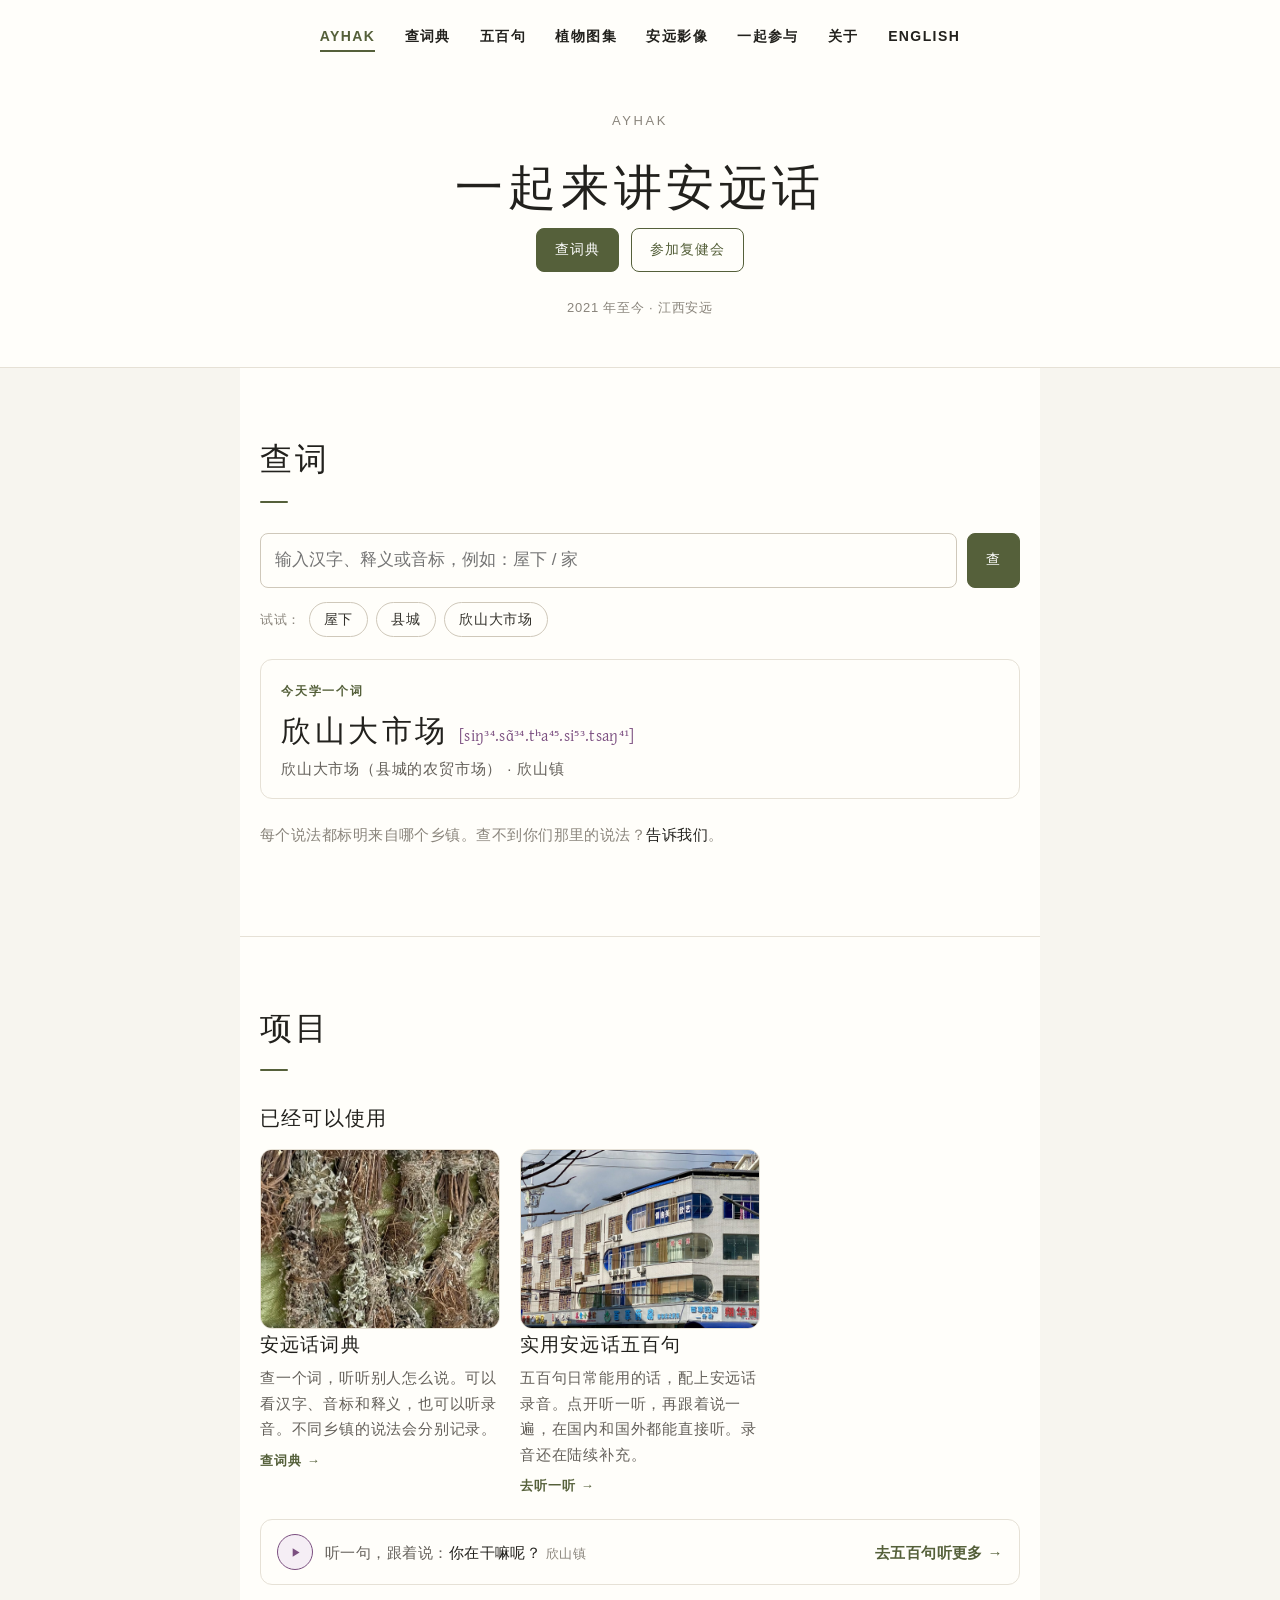
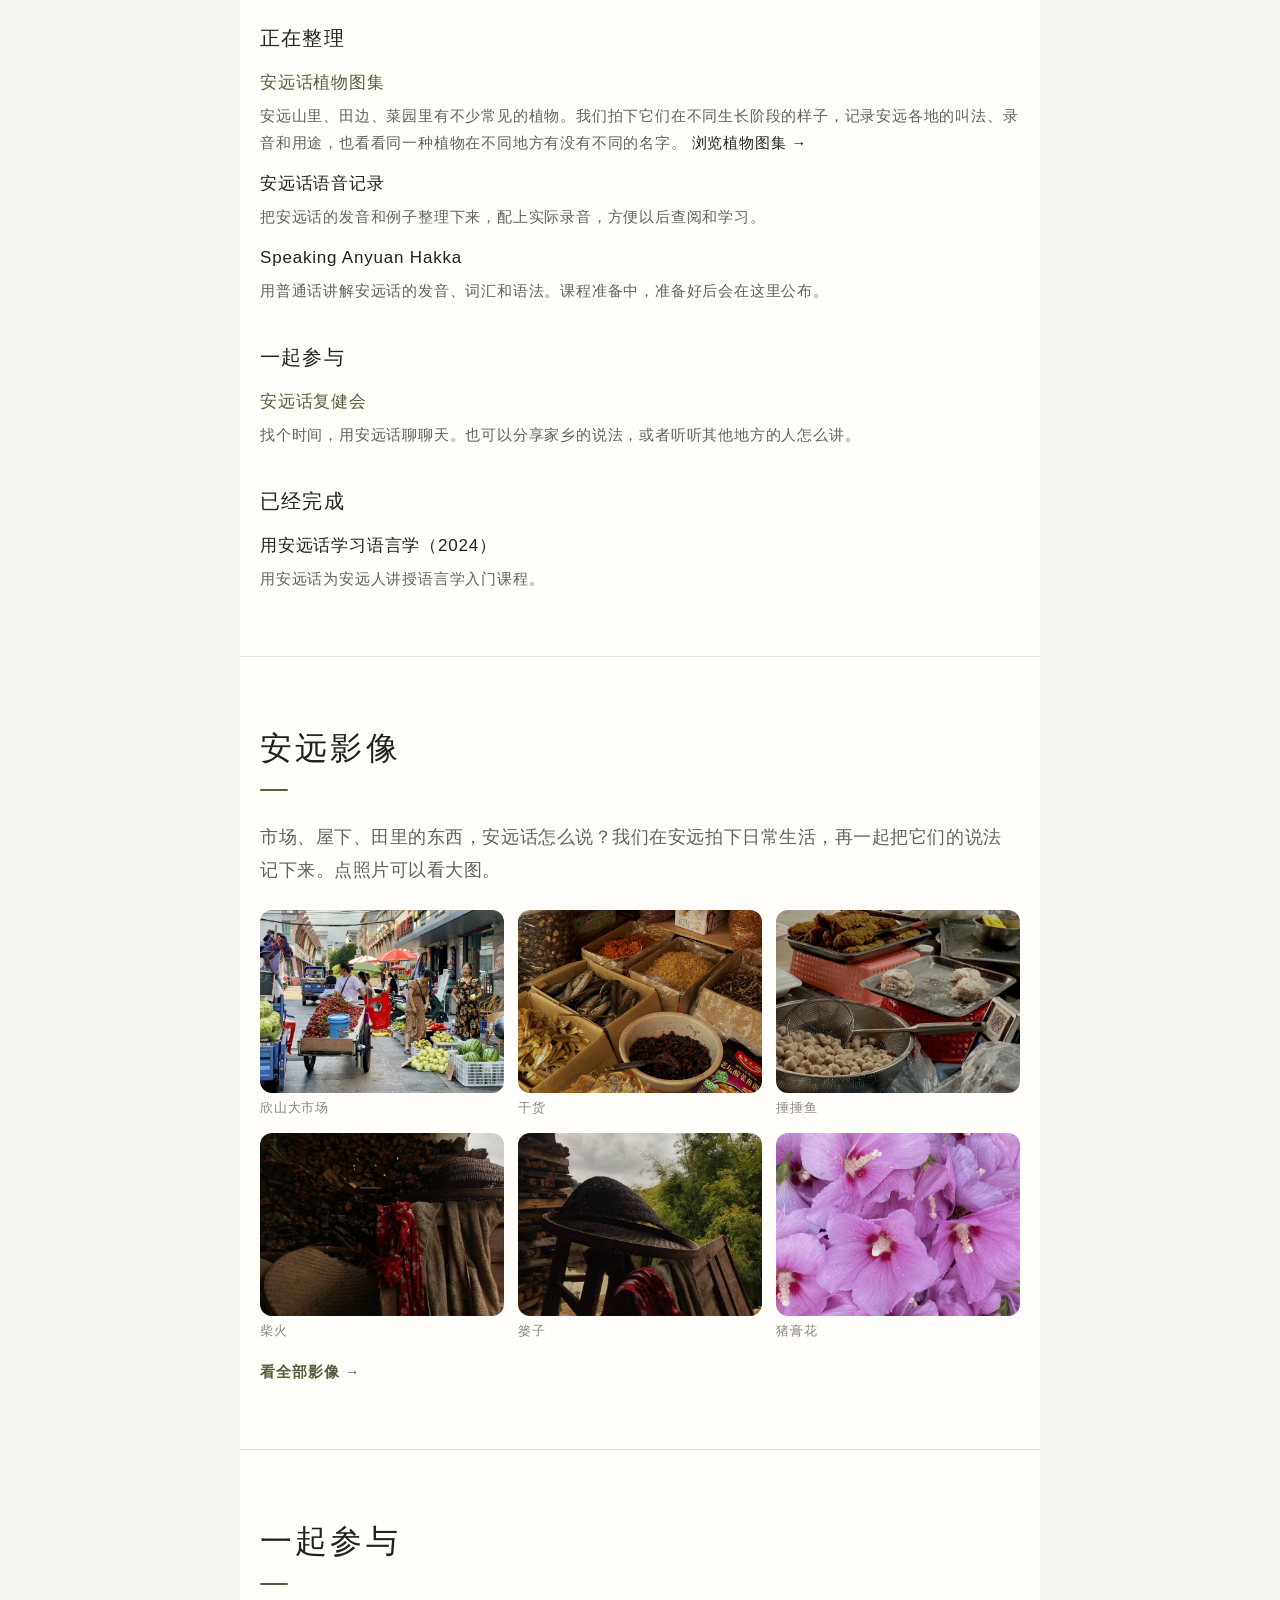
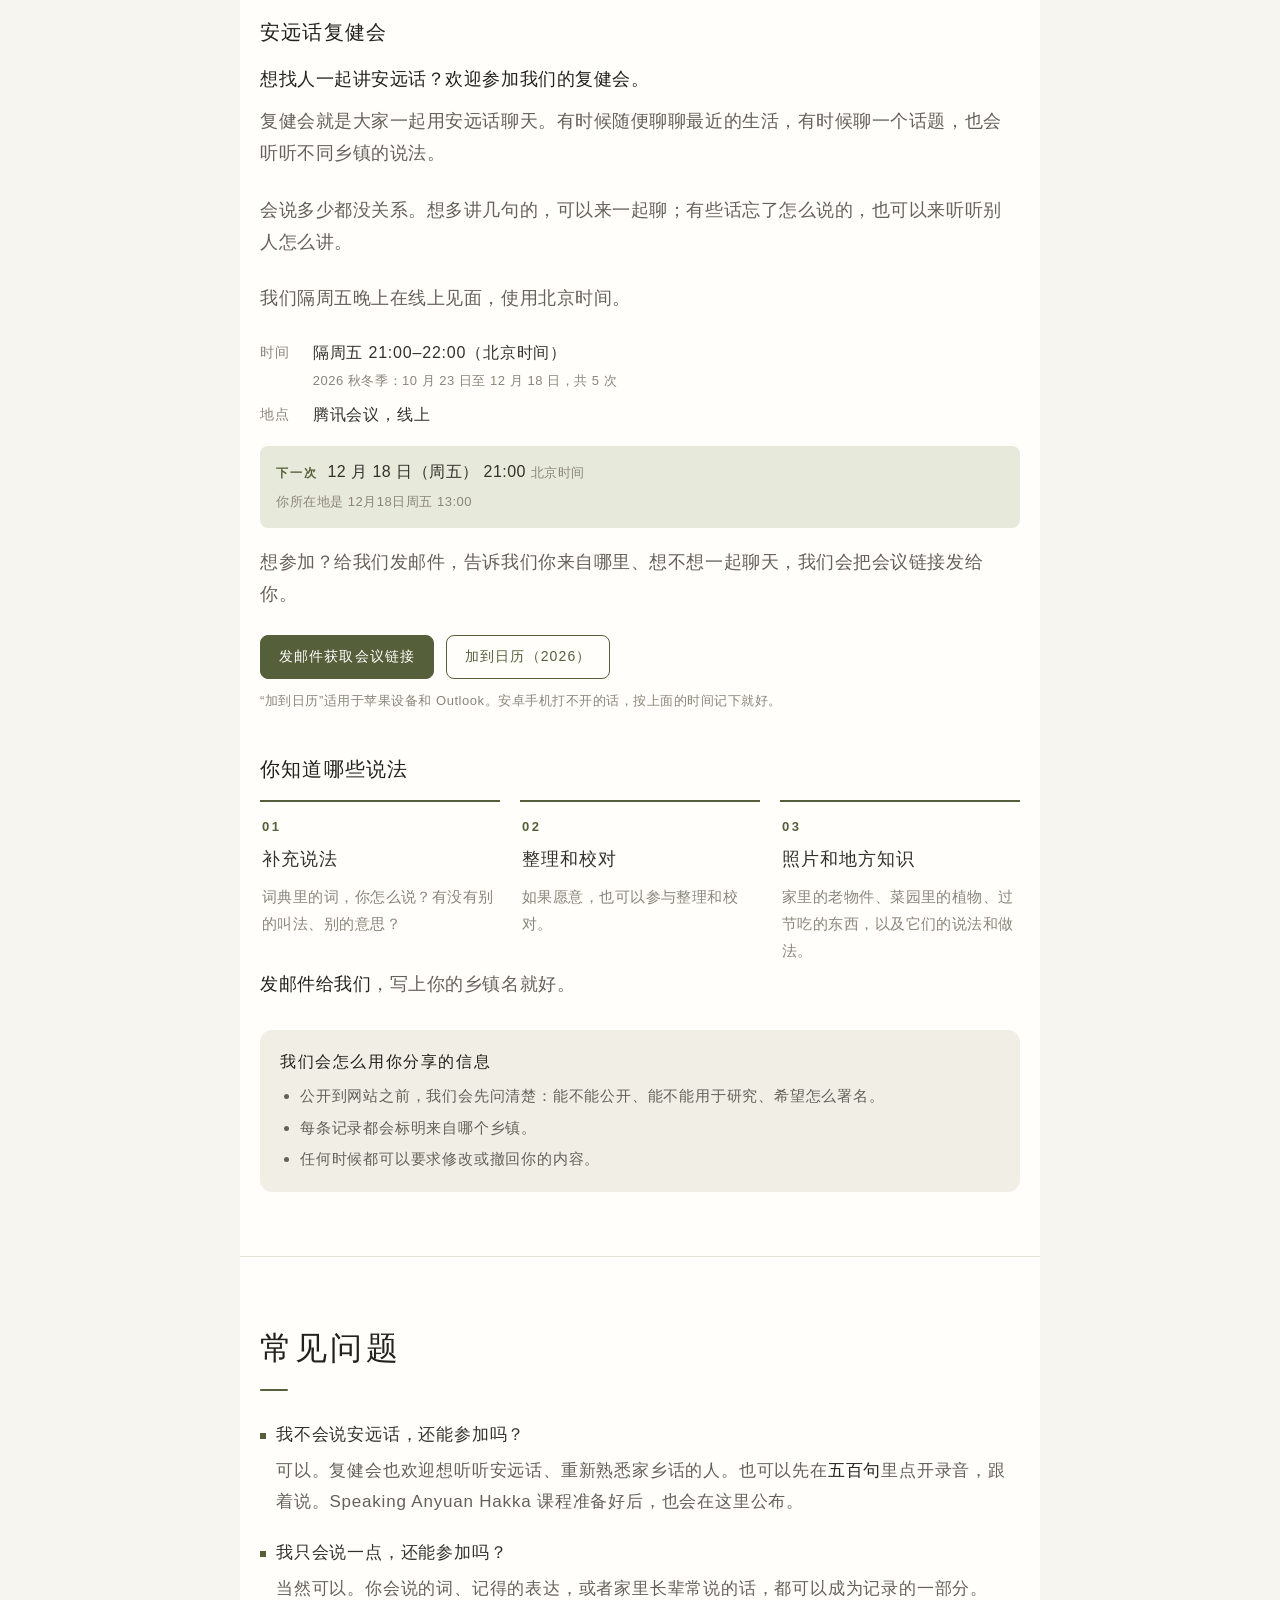
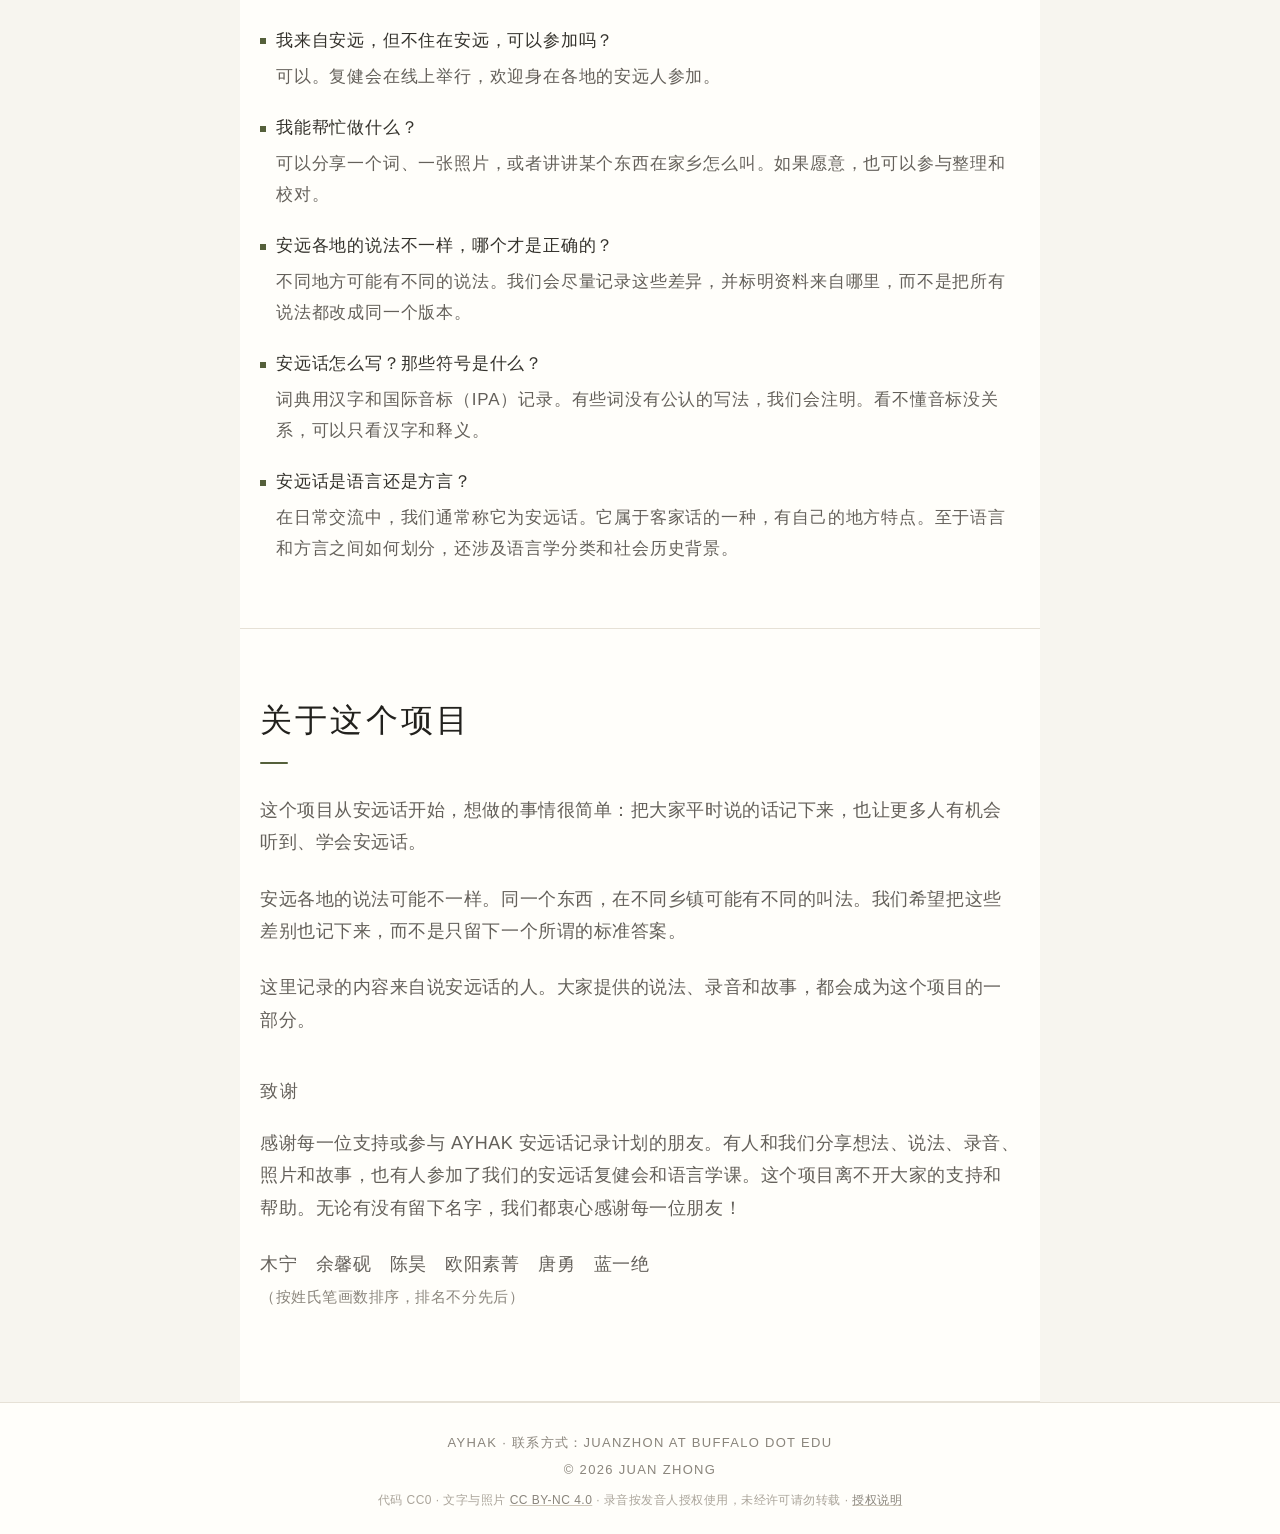
<file: index-zh.html>
<!doctype html>
<html lang="zh-CN">
<head>
  <meta charset="utf-8" />
  <meta name="viewport" content="width=device-width,initial-scale=1,viewport-fit=cover" />
  <title>AYHAK · 一起来讲安远话</title>
  <meta name="description" content="AYHAK 一起来讲安远话：由安远人发起的社区语言记录项目。学安远话、讲安远话、一起记录各乡镇的说法和地方知识。" />
  <meta property="og:title" content="AYHAK · 一起来讲安远话" />
  <meta property="og:description" content="一起来讲安远话。" />
  <meta property="og:image" content="https://juan-zhong.github.io/ay_hak/images/gallery/%E6%AC%A3%E5%B1%B1%E5%A4%A7%E5%B8%82%E5%9C%BA03.jpg" />
  <link rel="icon" href="./favicon.svg" type="image/svg+xml" />
  <link rel="canonical" href="https://juan-zhong.github.io/ay_hak/index-zh.html" />
  <link rel="alternate" hreflang="zh-CN" href="https://juan-zhong.github.io/ay_hak/index-zh.html" />
  <link rel="alternate" hreflang="en" href="https://juan-zhong.github.io/ay_hak/" />
  <link rel="alternate" hreflang="x-default" href="https://juan-zhong.github.io/ay_hak/" />
  <link rel="stylesheet" href="./style.css?v=20261029" />
</head>

<body>
  <a class="skip" href="#main">跳到正文</a>

  <nav class="page-nav" aria-label="站点导航">
    <a href="./index-zh.html" aria-current="page">AYHAK</a>
    <a href="./dict.html">查词典</a>
    <a href="./sentences.html">五百句</a>
    <a href="./plants.html?lang=zh">植物图集</a>
    <a href="./gallery.html">安远影像</a>
    <a href="#join">一起参与</a>
    <a href="#about">关于</a>
    <a href="./index.html" lang="en">English</a>
  </nav>

  <header class="hero">
    <p class="kicker">AYHAK</p>
    <h1>一起来讲安远话</h1>
    <div class="buttons">
      <a class="btn primary" href="#lookup">查词典</a>
      <a class="btn" href="#join">参加复健会</a>
    </div>
    <p class="status">2021 年至今 · 江西安远</p>
  </header>

  <main id="main">
    <!-- ========= 查一个词 ========= -->
    <section id="lookup" class="content-section">
      <h2>查词</h2>
      <form class="searchbar" action="./dict.html" method="get" role="search">
        <input name="q" type="search" placeholder="输入汉字、释义或音标，例如：屋下 / 家" autocomplete="off" aria-label="查安远话" />
        <button class="btn primary" type="submit">查</button>
      </form>
      <p class="small try">试试：
        <a class="chip-link" href="./dict.html?w=vu-xa">屋下</a>
        <a class="chip-link" href="./dict.html?w=xian-cheng">县城</a>
        <a class="chip-link" href="./dict.html?w=xinshan-da-shichang">欣山大市场</a>
      </p>
      <a class="wotd" id="wotd" href="./dict.html"></a>
      <p class="muted">每个说法都标明来自哪个乡镇。查不到你们那里的说法？<a href="#contribute">告诉我们</a>。</p>
    </section>

    <!-- ========= 项目 ========= -->
    <section id="projects" class="content-section">
      <h2>项目</h2>

      <h3 class="sub">已经可以使用</h3>
      <div class="projects">
        <a class="proj" href="./dict.html">
          <img src="images/plants/ai-dried.jpg" alt="晒干的艾" loading="lazy" />
          <b>安远话词典</b>
          <span class="desc">查一个词，听听别人怎么说。可以看汉字、音标和释义，也可以听录音。不同乡镇的说法会分别记录。</span>
          <span class="more">查词典 →</span>
        </a>
        <a class="proj" href="./sentences.html">
          <img src="images/gallery/琴行旧址.jpg" alt="琴行旧址" loading="lazy" />
          <b>实用安远话五百句</b>
          <span class="desc">五百句日常能用的话，配上安远话录音。点开听一听，再跟着说一遍，在国内和国外都能直接听。录音还在陆续补充。</span>
          <span class="more">去听一听 →</span>
        </a>
      </div>
      <p class="sample" id="sample" hidden></p>

      <h3 class="sub">正在整理</h3>
      <dl class="plain">
        <dt><a href="./plants.html?lang=zh">安远话植物图集</a></dt>
        <dd>安远山里、田边、菜园里有不少常见的植物。我们拍下它们在不同生长阶段的样子，记录安远各地的叫法、录音和用途，也看看同一种植物在不同地方有没有不同的名字。 <a href="./plants.html?lang=zh">浏览植物图集 →</a></dd>
        <dt>安远话语音记录</dt>
        <dd>把安远话的发音和例子整理下来，配上实际录音，方便以后查阅和学习。</dd>
        <dt>Speaking Anyuan Hakka</dt>
        <dd>用普通话讲解安远话的发音、词汇和语法。课程准备中，准备好后会在这里公布。</dd>
      </dl>

      <h3 class="sub">一起参与</h3>
      <dl class="plain">
        <dt><a href="#join">安远话复健会</a></dt>
        <dd>找个时间，用安远话聊聊天。也可以分享家乡的说法，或者听听其他地方的人怎么讲。</dd>
      </dl>

      <h3 class="sub">已经完成</h3>
      <dl class="plain">
        <dt>用安远话学习语言学（2024）</dt>
        <dd>用安远话为安远人讲授语言学入门课程。</dd>
      </dl>
    </section>

    <!-- ========= 安远影像（精选） ========= -->
    <section id="life" class="content-section">
      <h2>安远影像</h2>
      <p>市场、屋下、田里的东西，安远话怎么说？我们在安远拍下日常生活，再一起把它们的说法记下来。点照片可以看大图。</p>
      <div class="gallery-grid teaser">
        <figure><img src="images/gallery/欣山大市场03.jpg" alt="欣山大市场" loading="lazy" /><figcaption>欣山大市场</figcaption></figure>
        <figure><img src="images/gallery/干货.jpg" alt="干货" loading="lazy" /><figcaption>干货</figcaption></figure>
        <figure><img src="images/gallery/捶捶鱼.jpg" alt="捶捶鱼" loading="lazy" /><figcaption>捶捶鱼</figcaption></figure>
        <figure><img src="images/gallery/柴火.jpg" alt="柴火" loading="lazy" /><figcaption>柴火</figcaption></figure>
        <figure><img src="images/gallery/篓子.jpg" alt="篓子" loading="lazy" /><figcaption>篓子</figcaption></figure>
        <figure><img src="images/gallery/猪膏花.jpg" alt="猪膏花" loading="lazy" /><figcaption>猪膏花</figcaption></figure>
      </div>
      <p class="more-link"><a href="./gallery.html">看全部影像 →</a></p>
    </section>

    <!-- ========= 一起参与 ========= -->
    <section id="join" class="content-section">
      <h2>一起参与</h2>

      <h3 class="sub">安远话复健会</h3>
      <p class="lead">想找人一起讲安远话？欢迎参加我们的复健会。</p>
      <p>复健会就是大家一起用安远话聊天。有时候随便聊聊最近的生活，有时候聊一个话题，也会听听不同乡镇的说法。</p>
      <p>会说多少都没关系。想多讲几句的，可以来一起聊；有些话忘了怎么说的，也可以来听听别人怎么讲。</p>
      <p>我们隔周五晚上在线上见面，使用北京时间。</p>
      <dl class="facts">
        <dt>时间</dt><dd>隔周五 21:00–22:00（北京时间）<br><span class="small">2026 秋冬季：10 月 23 日至 12 月 18 日，共 5 次</span></dd>
        <dt>地点</dt><dd>腾讯会议，线上</dd>
      </dl>
      <p class="next-meetup" id="nextMeetup" aria-live="polite"></p>
      <p><b>想参加？</b>给我们发邮件，告诉我们你来自哪里、想不想一起聊天，我们会把会议链接发给你。</p>
      <div class="buttons left">
        <a class="btn primary" href="mailto:juanzhon@buffalo.edu?subject=%E5%8F%82%E5%8A%A0%E5%AE%89%E8%BF%9C%E8%AF%9D%E5%A4%8D%E5%81%A5%E4%BC%9A">发邮件获取会议链接</a>
        <a class="btn" href="webcal://p54-caldav.icloud.com/published/2/MTEzODIwMDE0NDExMzgyMMFgVCDCDaKoMtNCKBn1EhfA-79njfZBbu5WWxrAYHy4s1xKDF6rgkBgKywDp8NgCctA90rvas5HTKUIKwTFqRs">加到日历（2026）</a>
      </div>
      <p class="small">“加到日历”适用于苹果设备和 Outlook。安卓手机打不开的话，按上面的时间记下就好。</p>

      <h3 class="sub" id="contribute">你知道哪些说法</h3>
      <div class="pillars three">
        <div class="card"><span class="num">01</span><h3>补充说法</h3><p class="muted">词典里的词，你怎么说？有没有别的叫法、别的意思？</p></div>
        <div class="card"><span class="num">02</span><h3>整理和校对</h3><p class="muted">如果愿意，也可以参与整理和校对。</p></div>
        <div class="card"><span class="num">03</span><h3>照片和地方知识</h3><p class="muted">家里的老物件、菜园里的植物、过节吃的东西，以及它们的说法和做法。</p></div>
      </div>
      <p><a href="mailto:juanzhon@buffalo.edu?subject=AYHAK%20%E8%B4%A1%E7%8C%AE">发邮件给我们</a>，写上你的乡镇名就好。</p>

      <div class="note-box">
        <h3>我们会怎么用你分享的信息</h3>
        <ul>
          <li>公开到网站之前，我们会先问清楚：能不能公开、能不能用于研究、希望怎么署名。</li>
          <li>每条记录都会标明来自哪个乡镇。</li>
          <li>任何时候都可以要求修改或撤回你的内容。</li>
        </ul>
      </div>
    </section>

    <!-- ========= 常见问题 ========= -->
    <section id="questions" class="content-section">
      <h2>常见问题</h2>
      <dl class="faq">
        <dt>我不会说安远话，还能参加吗？</dt>
        <dd>可以。复健会也欢迎想听听安远话、重新熟悉家乡话的人。也可以先在<a href="./sentences.html">五百句</a>里点开录音，跟着说。Speaking Anyuan Hakka 课程准备好后，也会在这里公布。</dd>
        <dt>我只会说一点，还能参加吗？</dt>
        <dd>当然可以。你会说的词、记得的表达，或者家里长辈常说的话，都可以成为记录的一部分。</dd>
        <dt>我来自安远，但不住在安远，可以参加吗？</dt>
        <dd>可以。复健会在线上举行，欢迎身在各地的安远人参加。</dd>
        <dt>我能帮忙做什么？</dt>
        <dd>可以分享一个词、一张照片，或者讲讲某个东西在家乡怎么叫。如果愿意，也可以参与整理和校对。</dd>
        <dt>安远各地的说法不一样，哪个才是正确的？</dt>
        <dd>不同地方可能有不同的说法。我们会尽量记录这些差异，并标明资料来自哪里，而不是把所有说法都改成同一个版本。</dd>
        <dt>安远话怎么写？那些符号是什么？</dt>
        <dd>词典用汉字和国际音标（IPA）记录。有些词没有公认的写法，我们会注明。看不懂音标没关系，可以只看汉字和释义。</dd>
        <dt>安远话是语言还是方言？</dt>
        <dd>在日常交流中，我们通常称它为安远话。它属于客家话的一种，有自己的地方特点。至于语言和方言之间如何划分，还涉及语言学分类和社会历史背景。</dd>
      </dl>
    </section>

    <!-- ========= 关于 ========= -->
    <section id="about" class="content-section">
      <h2>关于这个项目</h2>
      <p>这个项目从安远话开始，想做的事情很简单：把大家平时说的话记下来，也让更多人有机会听到、学会安远话。</p>
      <p>安远各地的说法可能不一样。同一个东西，在不同乡镇可能有不同的叫法。我们希望把这些差别也记下来，而不是只留下一个所谓的标准答案。</p>
      <p>这里记录的内容来自说安远话的人。大家提供的说法、录音和故事，都会成为这个项目的一部分。</p>
      <h3 id="thanks" style="margin-top:40px">致谢</h3>
      <p>感谢每一位支持或参与 AYHAK 安远话记录计划的朋友。有人和我们分享想法、说法、录音、照片和故事，也有人参加了我们的安远话复健会和语言学课。这个项目离不开大家的支持和帮助。无论有没有留下名字，我们都衷心感谢每一位朋友！</p>
      <p>木宁　余馨砚　陈昊　欧阳素菁　唐勇　蓝一绝<br /><span class="muted">（按姓氏笔画数排序，排名不分先后）</span></p>
    </section>
  </main>

  <footer>
    <p>AYHAK · 联系方式：juanzhon AT buffalo DOT edu</p>
    <p>© 2026 Juan Zhong</p>
    <p class="license">代码 CC0 · 文字与照片 <a href="https://creativecommons.org/licenses/by-nc/4.0/deed.zh-hans">CC BY-NC 4.0</a> · 录音按发音人授权使用，未经许可请勿转载 · <a href="https://github.com/juan-zhong/ay_hak/blob/main/CONTENT-LICENSE.md">授权说明</a></p>
  </footer>

  <script src="./home.js?v=20261023a" defer></script>
</body>
</html>
</file>
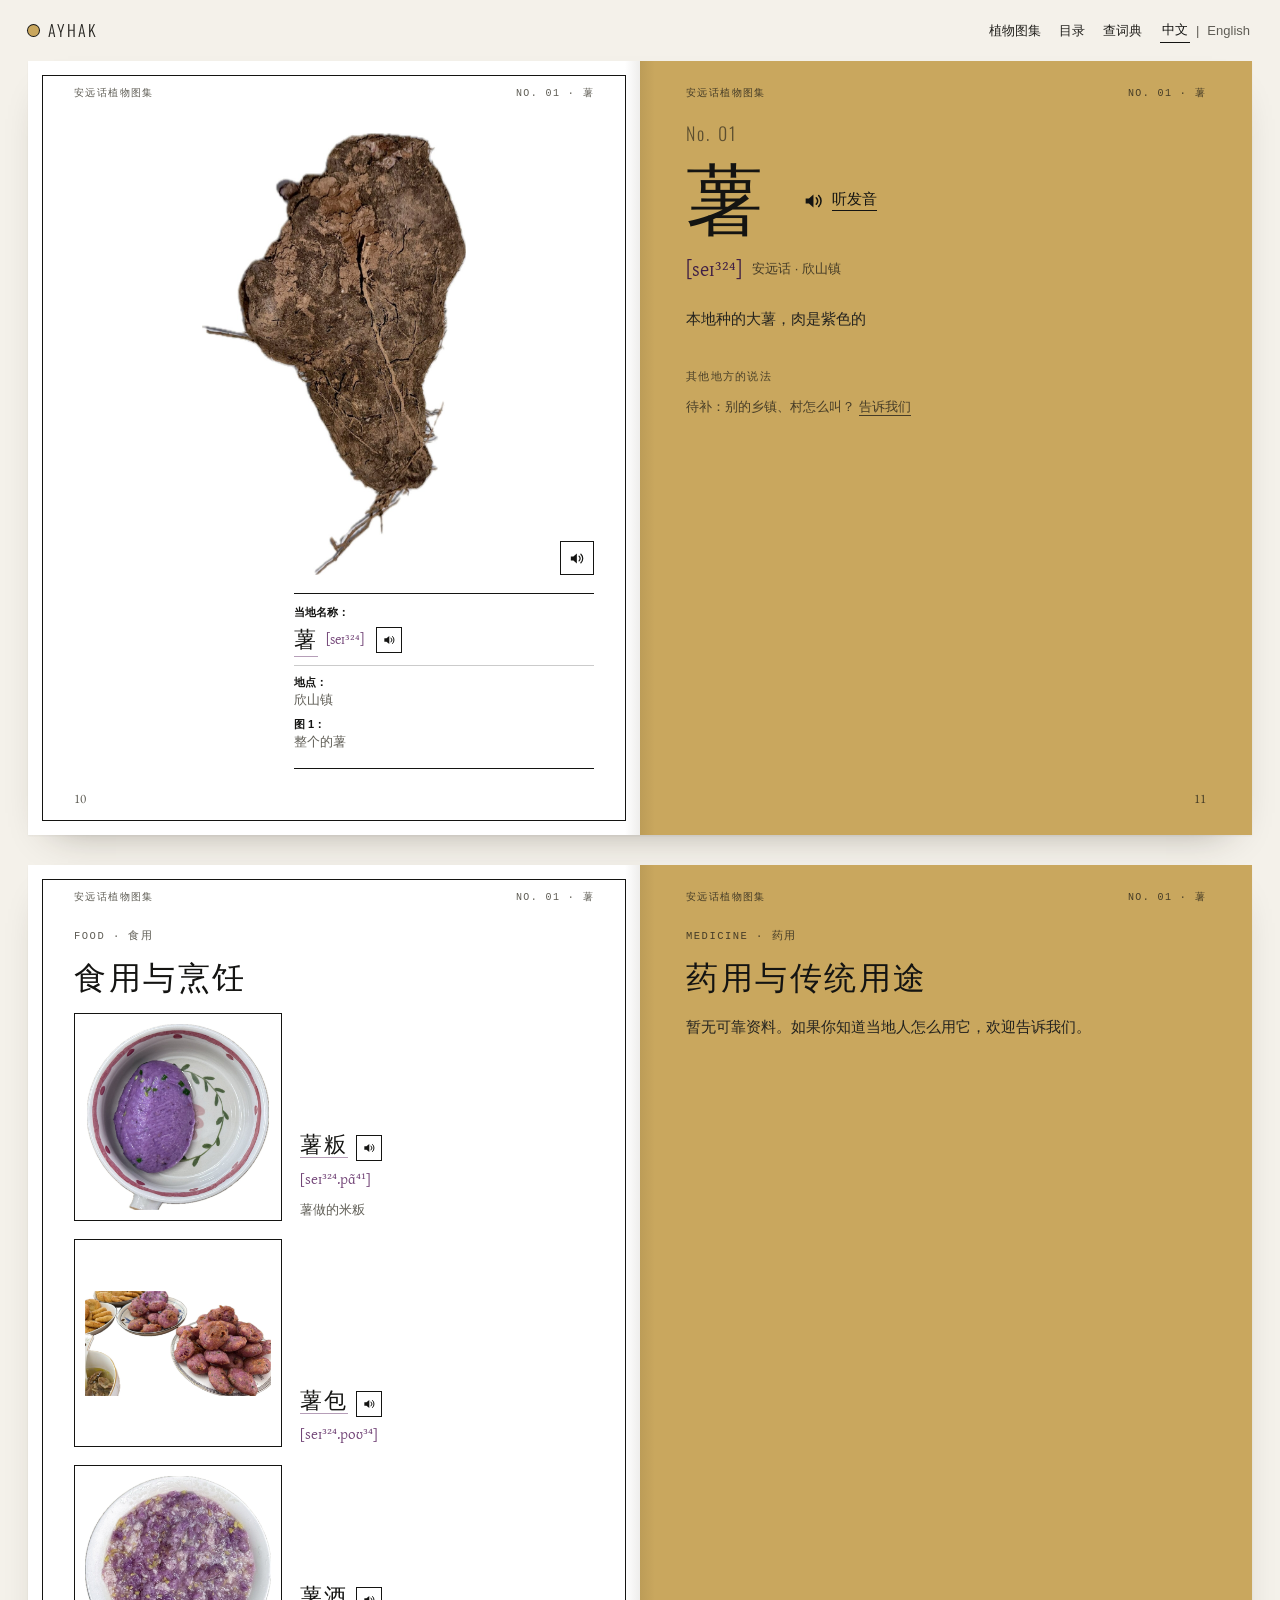
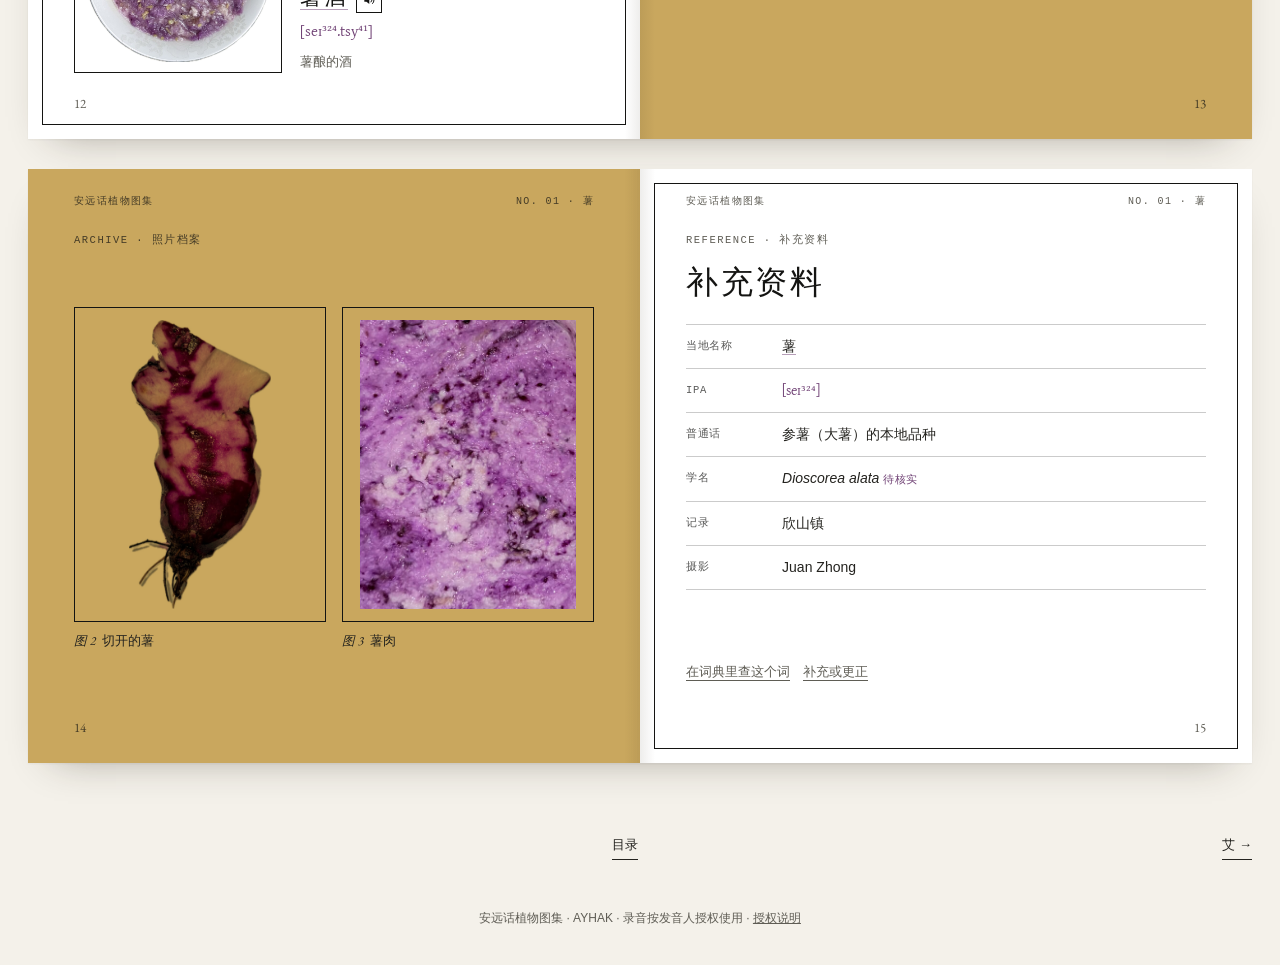
<file: plant.html>
<!doctype html>
<html lang="zh-CN" data-lang="zh">
<head>
  <meta charset="utf-8" />
  <meta name="viewport" content="width=device-width,initial-scale=1,viewport-fit=cover" />
  <title>AYHAK · 安远话植物图集</title>
  <meta name="description" content="安远话植物图集里的一种植物：照片、安远话叫法、录音、学名和用法。One plant from Plants and Plant Knowledge in Anyuan Hakka." />
  <meta property="og:title" content="安远话植物图集 · Plants and Plant Knowledge in Anyuan Hakka" />
  <meta property="og:image" content="https://juan-zhong.github.io/ay_hak/images/plants/ai-dried.jpg" />
  <link rel="icon" href="./favicon.svg" type="image/svg+xml" />
  <link rel="stylesheet" href="./plants.css?v=20261029" />
  <script>try{var l=new URL(location.href).searchParams.get('lang')||localStorage.getItem('ayhak.plants.lang');if(l==='en')document.documentElement.setAttribute('data-lang','en');}catch(e){}</script>
</head>

<body class="book-plant">
  <a class="skip" href="#plant"><span class="zh">跳到正文</span><span class="en" lang="en">Skip to content</span></a>

  <header class="topbar">
    <a class="mark" href="./index-zh.html" data-home="">AYHAK</a>
    <nav aria-label="站点导航">
      <a href="./plants.html"><span class="zh">植物图集</span><span class="en" lang="en">Plant atlas</span></a>
      <a href="./plants.html#plates"><span class="zh">目录</span><span class="en" lang="en">Contents</span></a>
      <a href="./dict.html"><span class="zh">查词典</span><span class="en" lang="en">Dictionary</span></a>
      <span class="langs" role="group" aria-label="语言 Language"><button type="button" data-setlang="zh">中文</button><span aria-hidden="true">|</span><button type="button" data-setlang="en" lang="en">English</button></span>
    </nav>
  </header>

  <div class="tools admin-only">
    <label><input id="toggleQR" type="checkbox" /> 二维码</label>
    <button class="btn" id="btnPrint">打印/存PDF</button>
  </div>

  <main class="book" id="plant">
    <p class="muted" style="text-align:center;padding:60px 0">载入中… Loading…</p>
    <noscript><p class="muted" style="text-align:center">这一页需要浏览器开启 JavaScript 才能显示。This page needs JavaScript. <a href="./plants.html">回到植物图集 Back to the atlas</a></p></noscript>
  </main>

  <nav class="turn" id="turn" aria-label="翻页"></nav>
  <p class="endnote"><span class="zh">安远话植物图集 · AYHAK · 录音按发音人授权使用</span><span class="en" lang="en">Plants and Plant Knowledge in Anyuan Hakka · AYHAK · recordings used with speakers’ consent</span> · <a href="https://github.com/juan-zhong/ay_hak/blob/main/CONTENT-LICENSE.md"><span class="zh">授权说明</span><span class="en" lang="en">License</span></a></p>

  <script src="./vendor/qrcode.js?v=20261022b" defer></script>
  <script src="./plants.js?v=20261022b" defer></script>
</body>
</html>
</file>
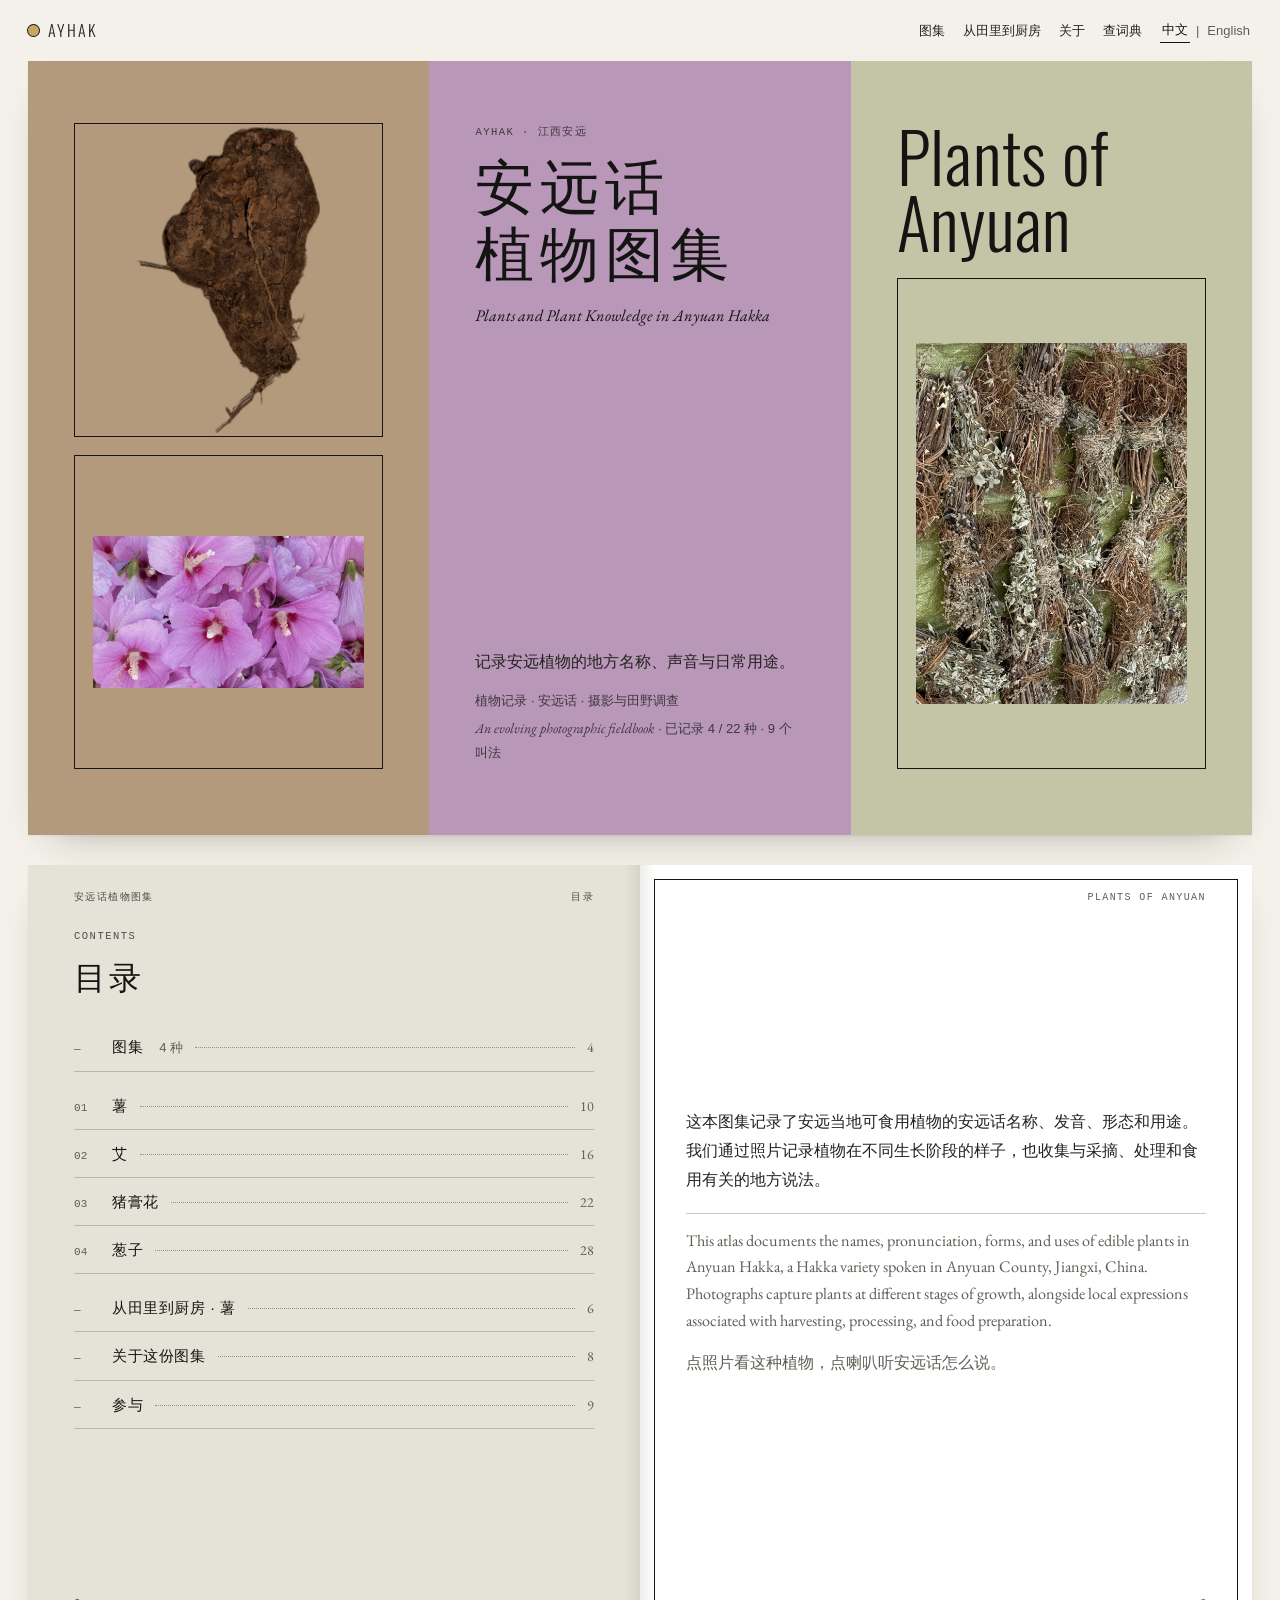
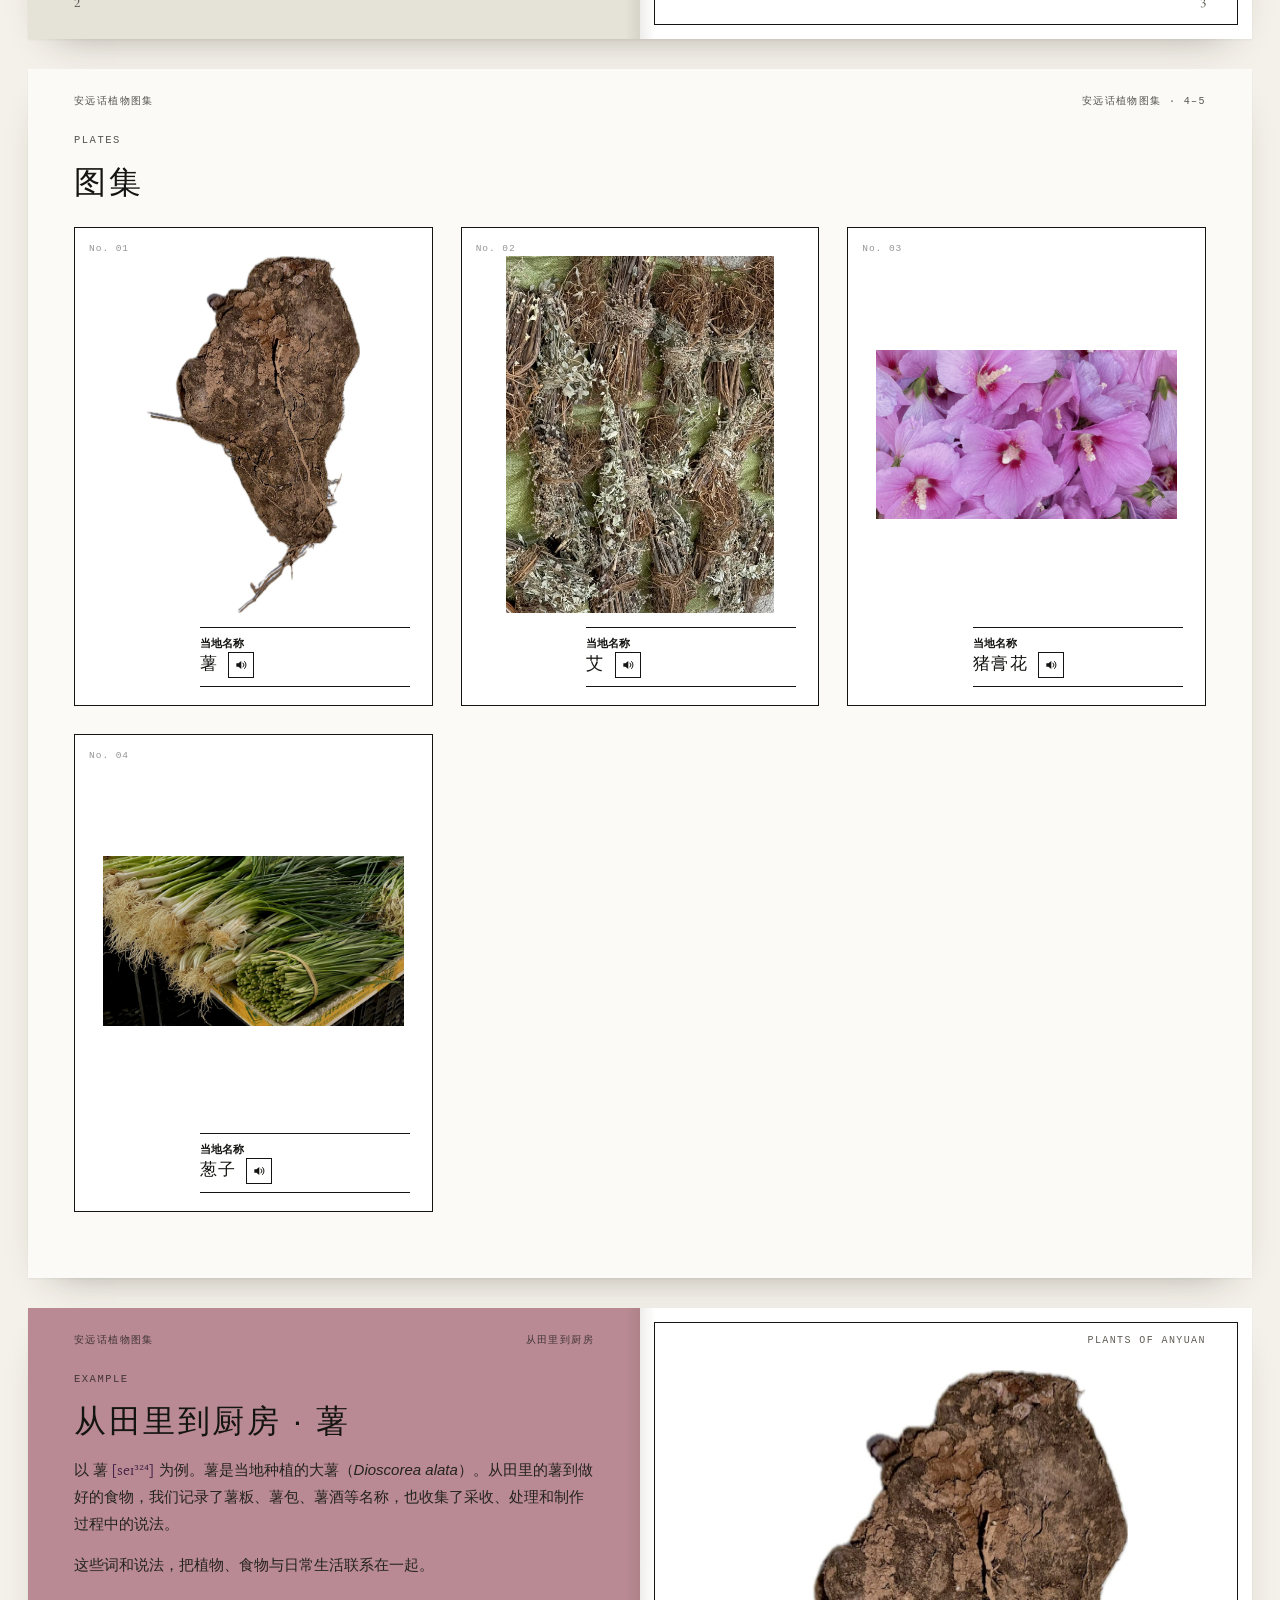
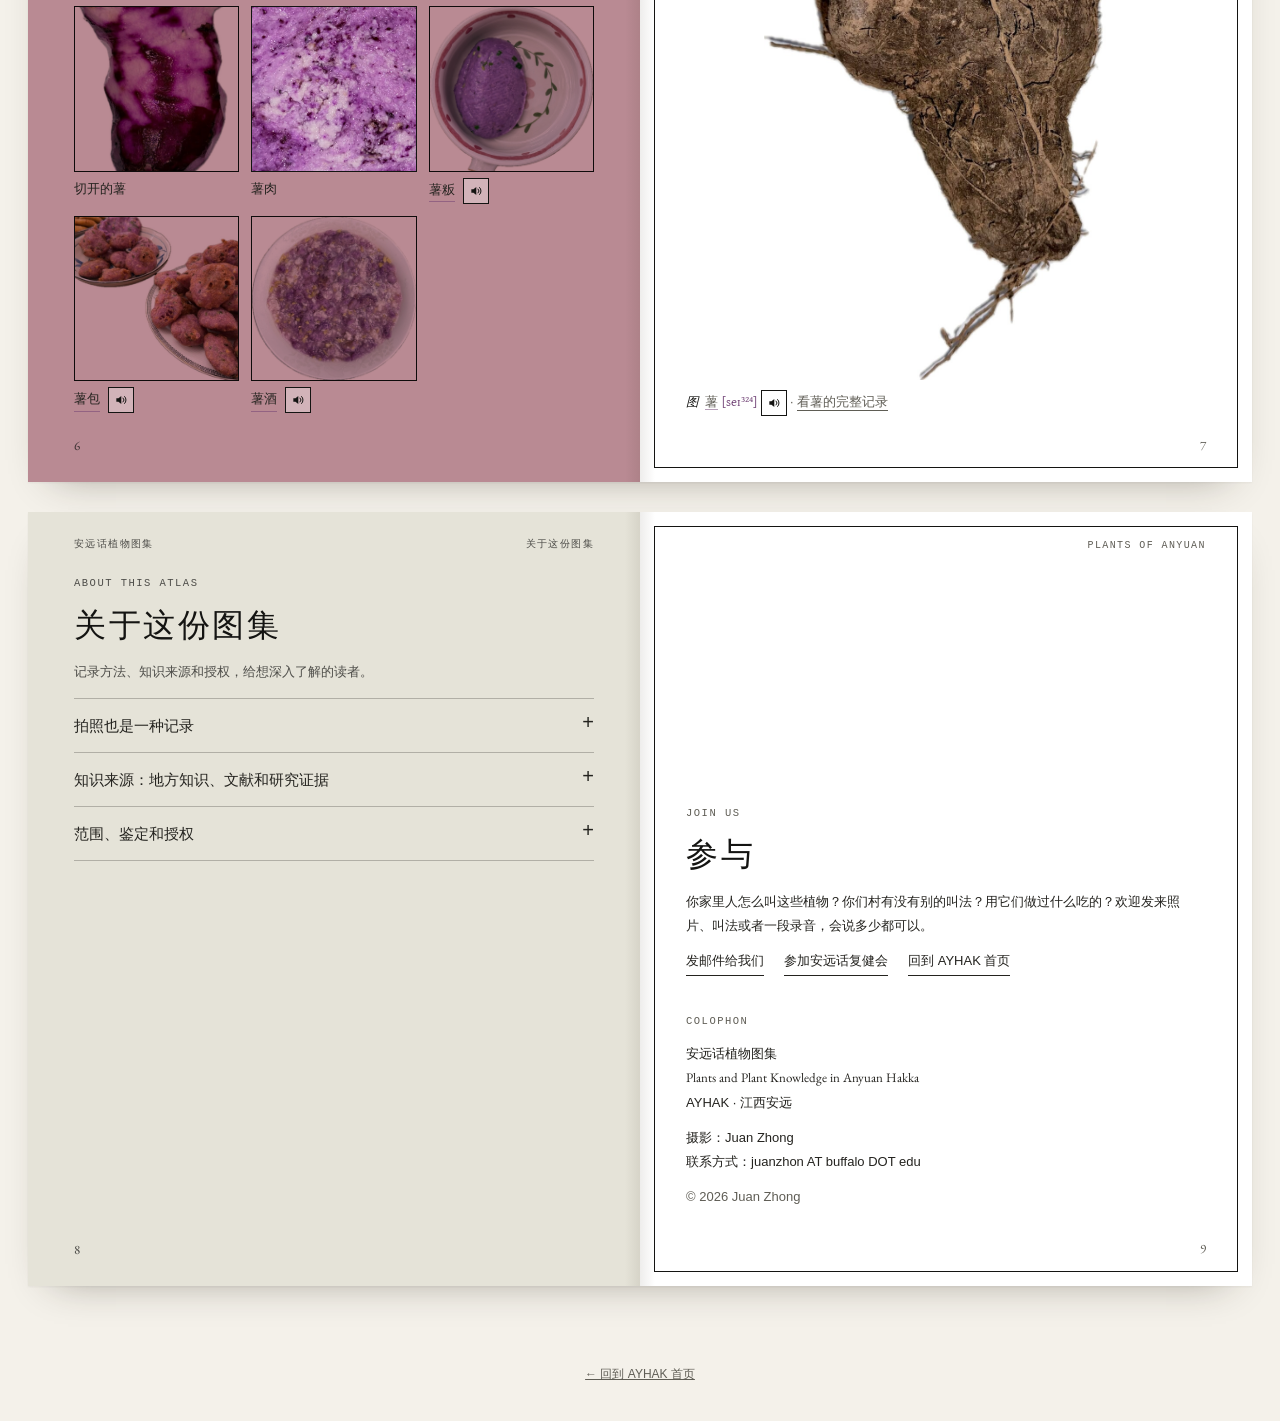
<file: plants.html>
<!doctype html>
<html lang="zh-CN" data-lang="zh">
<head>
  <meta charset="utf-8" />
  <meta name="viewport" content="width=device-width,initial-scale=1,viewport-fit=cover" />
  <title>AYHAK · 安远话植物图集 · Plants and Plant Knowledge in Anyuan Hakka</title>
  <link rel="canonical" href="https://juan-zhong.github.io/ay_hak/plants.html" />
  <meta name="description" content="安远话植物图集：看植物，听安远话怎么说，了解它怎么吃、怎么用。Plants and Plant Knowledge in Anyuan Hakka: see the plants, hear their Anyuan Hakka names, and learn how they are eaten and used." />
  <meta property="og:title" content="安远话植物图集 · Plants and Plant Knowledge in Anyuan Hakka" />
  <meta property="og:image" content="https://juan-zhong.github.io/ay_hak/images/plants/ai-dried.jpg" />
  <link rel="icon" href="./favicon.svg" type="image/svg+xml" />
  <link rel="stylesheet" href="./plants.css?v=20261029" />
  <script>try{var l=new URL(location.href).searchParams.get('lang')||localStorage.getItem('ayhak.plants.lang');if(l==='en')document.documentElement.setAttribute('data-lang','en');}catch(e){}</script>
</head>

<body class="book-index">
  <a class="skip" href="#plates"><span class="zh">跳到图集</span><span class="en" lang="en">Skip to plates</span></a>

  <header class="topbar">
    <a class="mark" href="./index-zh.html" data-home="">AYHAK</a>
    <nav aria-label="站点导航">
      <a href="#plates"><span class="zh">图集</span><span class="en" lang="en">Plates</span></a>
      <a href="#field"><span class="zh">从田里到厨房</span><span class="en" lang="en">Field to kitchen</span></a>
      <a href="#about"><span class="zh">关于</span><span class="en" lang="en">About</span></a>
      <a href="./dict.html"><span class="zh">查词典</span><span class="en" lang="en">Dictionary</span></a>
      <span class="langs" role="group" aria-label="语言 Language"><button type="button" data-setlang="zh">中文</button><span aria-hidden="true">|</span><button type="button" data-setlang="en" lang="en">English</button></span>
    </nav>
  </header>

  <main class="book">
    <section class="spread tri" id="cover">
      <div class="page panel-ochre stack">
        <figure class="frame"><img class="cut" src="images/plants/shu-tuber-w.jpg" alt="薯" /></figure>
        <figure class="frame"><img src="images/plants/zhugaohua.jpg" alt="猪膏花" /></figure>
      </div>
      <div class="page panel-mauve">
        <p class="label">AYHAK · <span class="zh">江西安远</span><span class="en" lang="en">Anyuan, Jiangxi</span></p>
        <h1 class="title">安远话<br>植物图集</h1>
        <p class="title-en" lang="en">Plants and Plant Knowledge in Anyuan Hakka</p>
        <div class="cover-foot">
          <p class="lede"><span class="zh">记录安远植物的地方名称、声音与日常用途。</span><span class="en" lang="en">Recording the local names, sounds, and everyday uses of plants in Anyuan.</span></p>
          <p class="meta"><span class="zh">植物记录 · 安远话 · 摄影与田野调查</span><span class="en" lang="en">Plants · Anyuan Hakka · Photography and fieldwork</span></p>
          <p class="meta"><span lang="en">An evolving photographic fieldbook</span> · <span id="plantStatus"></span></p>
        </div>
      </div>
      <div class="page panel-bone">
        <p class="display" lang="en">Plants of Anyuan</p>
        <figure class="frame grow"><img src="images/plants/ai-dried.jpg" alt="晒干的艾 Dried mugwort" /></figure>
      </div>
    </section>

    <section class="spread" id="contents">
      <div class="page panel-bone">
        <div class="runhead"><span>安远话植物图集</span><span><span class="zh">目录</span><span class="en" lang="en">Contents</span></span></div>
        <p class="label">Contents</p>
        <h2 class="h"><span class="zh">目录</span><span class="en" lang="en">Contents</span></h2>
        <ol class="toc">
          <li><a href="#plates"><span class="n">—</span><b><span class="zh">图集</span><span class="en" lang="en">Plates</span></b><span class="sub" id="tocCount"></span><span class="dots"></span><span class="pg">4</span></a></li>
        </ol>
        <ol class="toc" id="tocPlants"></ol>
        <ol class="toc">
          <li><a href="#field"><span class="n">—</span><b><span class="zh">从田里到厨房 · 薯</span><span class="en" lang="en">From field to kitchen · 薯</span></b><span class="dots"></span><span class="pg">6</span></a></li>
          <li><a href="#about"><span class="n">—</span><b><span class="zh">关于这份图集</span><span class="en" lang="en">About this atlas</span></b><span class="dots"></span><span class="pg">8</span></a></li>
          <li><a href="#join"><span class="n">—</span><b><span class="zh">参与</span><span class="en" lang="en">Join us</span></b><span class="dots"></span><span class="pg">9</span></a></li>
        </ol>
        <span class="folio">2</span>
      </div>
      <div class="page center sheet intro-text">
        <div class="runhead"><span>&nbsp;</span><span lang="en">Plants of Anyuan</span></div>
        <p class="zh">这本图集记录了安远当地可食用植物的安远话名称、发音、形态和用途。我们通过照片记录植物在不同生长阶段的样子，也收集与采摘、处理和食用有关的地方说法。</p>
        <div class="en keep" lang="en"><p>This atlas documents the names, pronunciation, forms, and uses of edible plants in Anyuan Hakka, a Hakka variety spoken in Anyuan County, Jiangxi, China. Photographs capture plants at different stages of growth, alongside local expressions associated with harvesting, processing, and food preparation.</p></div>
        <p class="small"><span class="zh">点照片看这种植物，点喇叭听安远话怎么说。</span><span class="en" lang="en">Open a photograph to see the plant; tap the speaker to hear its Anyuan Hakka name.</span></p>
        <span class="folio">3</span>
      </div>
    </section>

    <section class="spread single" id="plates">
      <div class="page panel-paper">
        <div class="runhead"><span>安远话植物图集</span><span>安远话植物图集 · 4–5</span></div>
        <p class="label">Plates</p>
        <h2 class="h"><span class="zh">图集</span><span class="en" lang="en">Plates</span></h2>
        <div class="plates" id="plantGrid"><p class="muted"><span class="zh">载入中…</span><span class="en" lang="en">Loading…</span></p></div>
        <noscript><p class="muted">图集需要浏览器开启 JavaScript 才能显示。The plates need JavaScript. <a href="./plant.html?id=shu">薯</a> · <a href="./plant.html?id=ai">艾</a> · <a href="./plant.html?id=zhugaohua">猪膏花</a> · <a href="./plant.html?id=congzi">葱子</a></p></noscript>
      </div>
    </section>

    <section class="spread" id="field">
      <div class="page panel-mauve">
        <div class="runhead"><span>安远话植物图集</span><span><span class="zh">从田里到厨房</span><span class="en" lang="en">Field to kitchen</span></span></div>
        <p class="label">Example</p>
        <h2 class="h"><span class="zh">从田里到厨房 · 薯</span><span class="en" lang="en">From field to kitchen · 薯</span></h2>
        <div class="zh">
          <p>以 <b>薯</b> <span class="ipa">[seɪ³²⁴]</span> 为例。薯是当地种植的大薯（<i>Dioscorea alata</i>）。从田里的薯到做好的食物，我们记录了薯粄、薯包、薯酒等名称，也收集了采收、处理和制作过程中的说法。</p>
          <p>这些词和说法，把植物、食物与日常生活联系在一起。</p>
        </div>
        <div class="en" lang="en">
          <p>Take <b>薯</b> <span class="ipa">[seɪ³²⁴]</span>, the greater yam grown locally (<i>Dioscorea alata</i>). Following it from the field to finished food, we recorded names such as 薯粄, 薯包, and 薯酒, as well as expressions used in harvesting, processing, and cooking.</p>
          <p>These words and expressions connect the plant, its foods, and everyday life.</p>
        </div>
        <div class="field-row">
          <figure><img class="cut" src="images/plants/shu-cut-w.jpg" alt="切开的薯" loading="lazy" /><figcaption><span class="zh">切开的薯</span><span class="en" lang="en">Cut tuber</span></figcaption></figure>
          <figure><img src="images/plants/shu-flesh.jpg" alt="薯肉" loading="lazy" /><figcaption><span class="zh">薯肉</span><span class="en" lang="en">Flesh</span></figcaption></figure>
          <figure><img class="cut" src="images/plants/shu-ban-w.jpg" alt="薯粄" loading="lazy" /><figcaption><a class="dict-link" href="./dict.html?w=pl-shu-ban">薯粄</a> <span class="say-slot" data-say="pl-shu-ban"></span></figcaption></figure>
          <figure><img class="cut" src="images/plants/shu-bao-w.jpg" alt="薯包" loading="lazy" /><figcaption><a class="dict-link" href="./dict.html?w=pl-shu-bao">薯包</a> <span class="say-slot" data-say="pl-shu-bao"></span></figcaption></figure>
          <figure><img class="cut" src="images/plants/shu-jiu-w.jpg" alt="薯酒" loading="lazy" /><figcaption><a class="dict-link" href="./dict.html?w=pl-shu-jiu">薯酒</a> <span class="say-slot" data-say="pl-shu-jiu"></span></figcaption></figure>
        </div>
        <span class="folio">6</span>
      </div>
      <div class="page sheet">
        <div class="runhead"><span>&nbsp;</span><span lang="en">Plants of Anyuan</span></div>
        <figure class="plate fill">
          <div class="ph"><img src="images/plants/shu-tuber-w.jpg" alt="薯" loading="lazy" /></div>
          <figcaption><span class="no"><span class="zh">图</span><span class="en" lang="en">Fig.</span></span><a class="dict-link" href="./dict.html?w=pl-shu">薯</a> <span class="ipa">[seɪ³²⁴]</span><span class="say-slot" data-say="pl-shu"></span> · <a class="ulink" href="./plant.html?id=shu"><span class="zh">看薯的完整记录</span><span class="en" lang="en">Full record for 薯</span></a></figcaption>
        </figure>
        <span class="folio">7</span>
      </div>
    </section>

    <section class="spread" id="about">
      <div class="page panel-bone">
        <div class="runhead"><span>安远话植物图集</span><span><span class="zh">关于这份图集</span><span class="en" lang="en">About this atlas</span></span></div>
        <p class="label">About this atlas</p>
        <h2 class="h"><span class="zh">关于这份图集</span><span class="en" lang="en">About this atlas</span></h2>
        <p class="small"><span class="zh">记录方法、知识来源和授权，给想深入了解的读者。</span><span class="en" lang="en">Methods, sources, and permissions, for readers who want the details.</span></p>
      <details>
        <summary><span class="zh">拍照也是一种记录</span><span class="en" lang="en">Photography as documentation</span></summary>
        <div class="det">
          <p class="zh">在这个项目中，照片不只是展示植物的配图，也是记录过程的一部分。拍摄植物的不同生长阶段，以及采收、处理和制作后的样子，会引出不同的问题，也帮助我们记录更多名称和日常说法。</p>
          <p class="en" lang="en">In this project, photographs are not just illustrations of plants; they are part of the documentation process. Photographing plants at different stages of growth, and after harvesting, processing, and cooking, prompts different questions and helps us record more names and everyday expressions.</p>
          <ol class="index">
            <li><span class="n">01</span><span><b><span class="zh">从照片引出说法</span><span class="en" lang="en">From photographs to expressions</span></b><span class="zh">拍摄植物及其加工后的样子，记录相关的名称和表达。</span><span class="en" lang="en">Photograph plants and what they become, and record the related names and expressions.</span></span></li>
            <li><span class="n">02</span><span><b><span class="zh">把材料联系起来</span><span class="en" lang="en">Connecting the materials</span></b><span class="zh">将名称、照片、地点、录音和用途放在同一条记录中。</span><span class="en" lang="en">Keep names, photographs, places, recordings, and uses together in one record.</span></span></li>
            <li><span class="n">03</span><span><b><span class="zh">让材料回到社区</span><span class="en" lang="en">Bringing materials back to the community</span></b><span class="zh">网页将照片与录音联系起来；纸质版计划通过二维码播放录音，让不同年龄、不同使用习惯的人都能查阅。</span><span class="en" lang="en">The website links photographs with recordings; a printed edition is planned, with QR codes that play the same recordings, so that people of different ages and habits can use it.</span></span></li>
          </ol>
        </div>
      </details>

      <details>
        <summary><span class="zh">知识来源：地方知识、文献和研究证据</span><span class="en" lang="en">Sources: local knowledge, literature, and research evidence</span></summary>
        <div class="det">
          <dl class="layers">
            <dt><span class="zh">地方知识</span><span class="en" lang="en">Local knowledge</span></dt><dd><span class="zh">安远居民怎么称呼、种植、食用或使用这种植物，注明来自哪个乡镇、谁分享的。</span><span class="en" lang="en">How people in Anyuan name, grow, eat, or use the plant, with the township and contributor noted.</span></dd>
            <dt><span class="zh">文献记录</span><span class="en" lang="en">Published records</span></dt><dd><span class="zh">植物学、民族植物学、民族药物学文献记载的内容，注明文献和研究地点；别的地区的记录不能直接当成安远的传统。</span><span class="en" lang="en">What botanical, ethnobotanical, and ethnopharmacological literature records, with the source and study area noted; records from other regions are not assumed to apply to Anyuan.</span></dd>
            <dt><span class="zh">研究证据</span><span class="en" lang="en">Research evidence</span></dt><dd><span class="zh">相关科学研究实际支持什么结论、有什么局限。传统用途不等于临床疗效，图集不提供用药建议。</span><span class="en" lang="en">What scientific studies actually support, and their limits. Traditional use is not clinical efficacy, and this atlas gives no medical advice.</span></dd>
          </dl>
          <p class="sub"><span class="zh">参考书目</span><span class="en" lang="en">Reference works</span></p>
          <ul class="biblio">
            <li><span lang="en">Gary J. Martin. <i>Ethnobotany: A Methods Manual</i>.</span> <span class="small"><span class="zh">民族植物学方法。</span><span class="en" lang="en">Ethnobotanical methods.</span></span></li>
            <li><span lang="en">Christine Leon &amp; Lin Yu-Lin. <i>Chinese Medicinal Plants, Herbal Drugs and Substitutes: An Identification Guide</i>. Royal Botanic Gardens, Kew, 2017.</span> <span class="small"><span class="zh">药用植物和药材的鉴定。</span><span class="en" lang="en">Identification of medicinal plants and herbal drugs.</span></span></li>
            <li><span lang="en"><i>Common Chinese Materia Medica</i> (Springer).</span> <span class="small"><span class="zh">药材名和植物名不一定一一对应。</span><span class="en" lang="en">Drug names and plant names do not always correspond one-to-one.</span></span></li>
            <li><span lang="en">Hu H., Yang Y., Aissa A., et al. (2022). Ethnobotanical study of Hakka traditional medicine in Ganzhou, China and their antibacterial, antifungal, and cytotoxic assessments. <i>BMC Complementary Medicine and Therapies</i> 22: 244. <a href="https://doi.org/10.1186/s12906-022-03712-z">doi:10.1186/s12906-022-03712-z</a></span> <span class="small"><span class="zh">赣州 18 个县区的草药市场调查，调查点包括安远。</span><span class="en" lang="en">Herb-market survey across 18 counties and districts of Ganzhou, including Anyuan.</span></span></li>
            <li><span lang="en">Au D. T., Wu J., Jiang Z., et al. (2008). Ethnobotanical study of medicinal plants used by Hakka in Guangdong, China. <i>Journal of Ethnopharmacology</i> 117(1): 41–50. <a href="https://doi.org/10.1016/j.jep.2008.01.016">doi:10.1016/j.jep.2008.01.016</a></span> <span class="small"><span class="zh">研究地点是广东。</span><span class="en" lang="en">Study area: Guangdong.</span></span></li>
            <li><span lang="en">Medicinal plants traded in Hakka communities of southeastern Guangxi, China (2025). <i>Journal of Ethnobiology and Ethnomedicine</i>. <a href="https://www.ncbi.nlm.nih.gov/pmc/articles/PMC12254970/">PMC12254970</a></span> <span class="small"><span class="zh">研究地点是广西东南部。</span><span class="en" lang="en">Study area: southeastern Guangxi.</span></span></li>
          </ul>
          <p class="small"><span class="zh">图集只引用书目、概述要点；照片都是我们自己拍的。</span><span class="en" lang="en">We cite and summarise these works; all photographs are our own.</span></p>
        </div>
      </details>

      <details>
        <summary><span class="zh">范围、鉴定和授权</span><span class="en" lang="en">Scope, identification, and permissions</span></summary>
        <div class="det">
          <dl class="about">
            <dt><span lang="en">Project scope</span> · 项目范围</dt>
            <dd><span class="zh">计划记录安远当地22种可食用植物，现已上线的条目见图集；也记录这些植物在当地的药用和其他用途。每条记录标明说法来自哪个乡镇，尚未标明的写“待补”。</span><span class="en" lang="en">We plan to record 22 edible plants from Anyuan, with the entries online shown in the plates, together with their medicinal and other local uses. Each record notes the township a name comes from; where not yet recorded, it is marked as pending.</span></dd>
            <dt><span lang="en">Language documentation</span> · 语言记录</dt>
            <dd><span class="zh">安远话名称用汉字和国际音标（IPA）记录，声调用五度调值数字标本调。有录音的条目可以直接播放。不同乡镇的不同叫法分别记录，不合并成一个“标准”名称。</span><span class="en" lang="en">Anyuan Hakka names are written in Chinese characters and the International Phonetic Alphabet (IPA); tones are given as Chao tone numbers for citation tones. Entries with recordings can be played directly. Different names from different townships are recorded separately rather than merged into one “standard” name.</span></dd>
            <dt><span lang="en">Plant identification</span> · 植物鉴定</dt>
            <dd><span class="zh">学名只在能确定时列出；尚未确认的条目标注“待鉴定”或“待核实”。安远话的植物名称和普通话名称、学名不一定一一对应。</span><span class="en" lang="en">Scientific names are given only where they can be confirmed; others are marked as pending or to be verified. Anyuan Hakka plant names do not necessarily map one-to-one onto Mandarin names or scientific taxa.</span></dd>
            <dt><span lang="en">Fieldwork and photography</span> · 田野调查与摄影</dt>
            <dd><span class="zh">照片由 Juan Zhong 拍摄。</span><span class="en" lang="en">Photographs by Juan Zhong.</span></dd>
            <dt><span lang="en">Contributors</span> · 参与者</dt>
            <dd><span class="zh">参与者提供的叫法、照片和录音，按本人同意的方式署名或匿名。</span><span class="en" lang="en">Names, photographs, and recordings from contributors are credited or kept anonymous as each person chooses.</span></dd>
            <dt><span lang="en">Use and permissions</span> · 使用与授权</dt>
            <dd><span class="zh">文字与照片采用 CC BY-NC 4.0；录音只在本网站播放，使用范围以发音人同意的为准，转载或用于研究请先联系我们；网站代码 CC0。</span><span class="en" lang="en">Texts and photographs: CC BY-NC 4.0. Recordings are played on this site only, within the scope each speaker agreed to; please contact us before republishing them or using them in research. Website code: CC0.</span> <a href="https://github.com/juan-zhong/ay_hak/blob/main/CONTENT-LICENSE.md"><span class="zh">授权说明</span><span class="en" lang="en">License details</span></a></dd>
          </dl>
        </div>
      </details>
        <span class="folio">8</span>
      </div>
      <div class="page sheet bottom colophon" id="join">
        <div class="runhead"><span>&nbsp;</span><span lang="en">Plants of Anyuan</span></div>
        <p class="label">Join us</p>
        <h2 class="h"><span class="zh">参与</span><span class="en" lang="en">Join us</span></h2>
        <p class="zh">你家里人怎么叫这些植物？你们村有没有别的叫法？用它们做过什么吃的？欢迎发来照片、叫法或者一段录音，会说多少都可以。</p>
        <p class="en" lang="en">What does your family call these plants? Is there another name in your village? What have you made with them? Photographs, names, or a short recording are all welcome, however much Anyuan Hakka you speak.</p>
        <p style="display:flex;gap:20px;flex-wrap:wrap"><a class="ulink" href="mailto:juanzhon@buffalo.edu?subject=AYHAK%20植物图集"><span class="zh">发邮件给我们</span><span class="en" lang="en">Email us</span></a> <a class="ulink" href="./index-zh.html#join" data-home="#join"><span class="zh">参加安远话复健会</span><span class="en" lang="en">Join the meetups</span></a> <a class="ulink" href="./index-zh.html" data-home=""><span class="zh">回到 AYHAK 首页</span><span class="en" lang="en">Back to AYHAK</span></a></p>
        <p class="label" style="margin-top:26px">Colophon</p>
        <p><b>安远话植物图集</b><br><span class="en keep" lang="en">Plants and Plant Knowledge in Anyuan Hakka</span><br>AYHAK · <span class="zh">江西安远</span><span class="en" lang="en">Anyuan, Jiangxi</span></p>
        <p><span class="zh">摄影：</span><span class="en" lang="en">Photographs: </span>Juan Zhong<br><span class="zh">联系方式：</span><span class="en" lang="en">Contact: </span>juanzhon AT buffalo DOT edu</p>
        <p class="small">© <span id="year">2026</span> Juan Zhong</p>
        <span class="folio">9</span>
      </div>
    </section>

    <!-- ========= 会议（暂时隐藏：评审结束、录用后删掉这一行和下面的 HIDDEN-END 那一行即可恢复）=========
    <section id="icldc" class="content-section">
      <h2>会议报告</h2>
      <p class="pub" lang="en"><b>Photographing Plants, Documenting Language: An Ethnobotanical Photo Book as a Documentation Method for Anyuan Hakka</b></p>
      <p class="muted">投稿：ICLDC 2027（International Conference on Language Documentation and Conservation），会议主题 Arts Sustaining Language。</p>
      <p class="muted">报告讨论：当拍照成为记录流程的一部分，而不只是传播成果的工具时，会发生什么。我们认为拍照在三个环节起作用：影响问出什么说法，扩大“记录”所包含的内容，以及开辟把语言带回社区的新途径。</p>
    </section>
    HIDDEN-END -->
  </main>

  <p class="endnote"><a href="./index-zh.html" data-home=""><span class="zh">← 回到 AYHAK 首页</span><span class="en" lang="en">← Back to AYHAK</span></a></p>

  <script src="./plants.js?v=20261022b" defer></script>
</body>
</html>
</file>
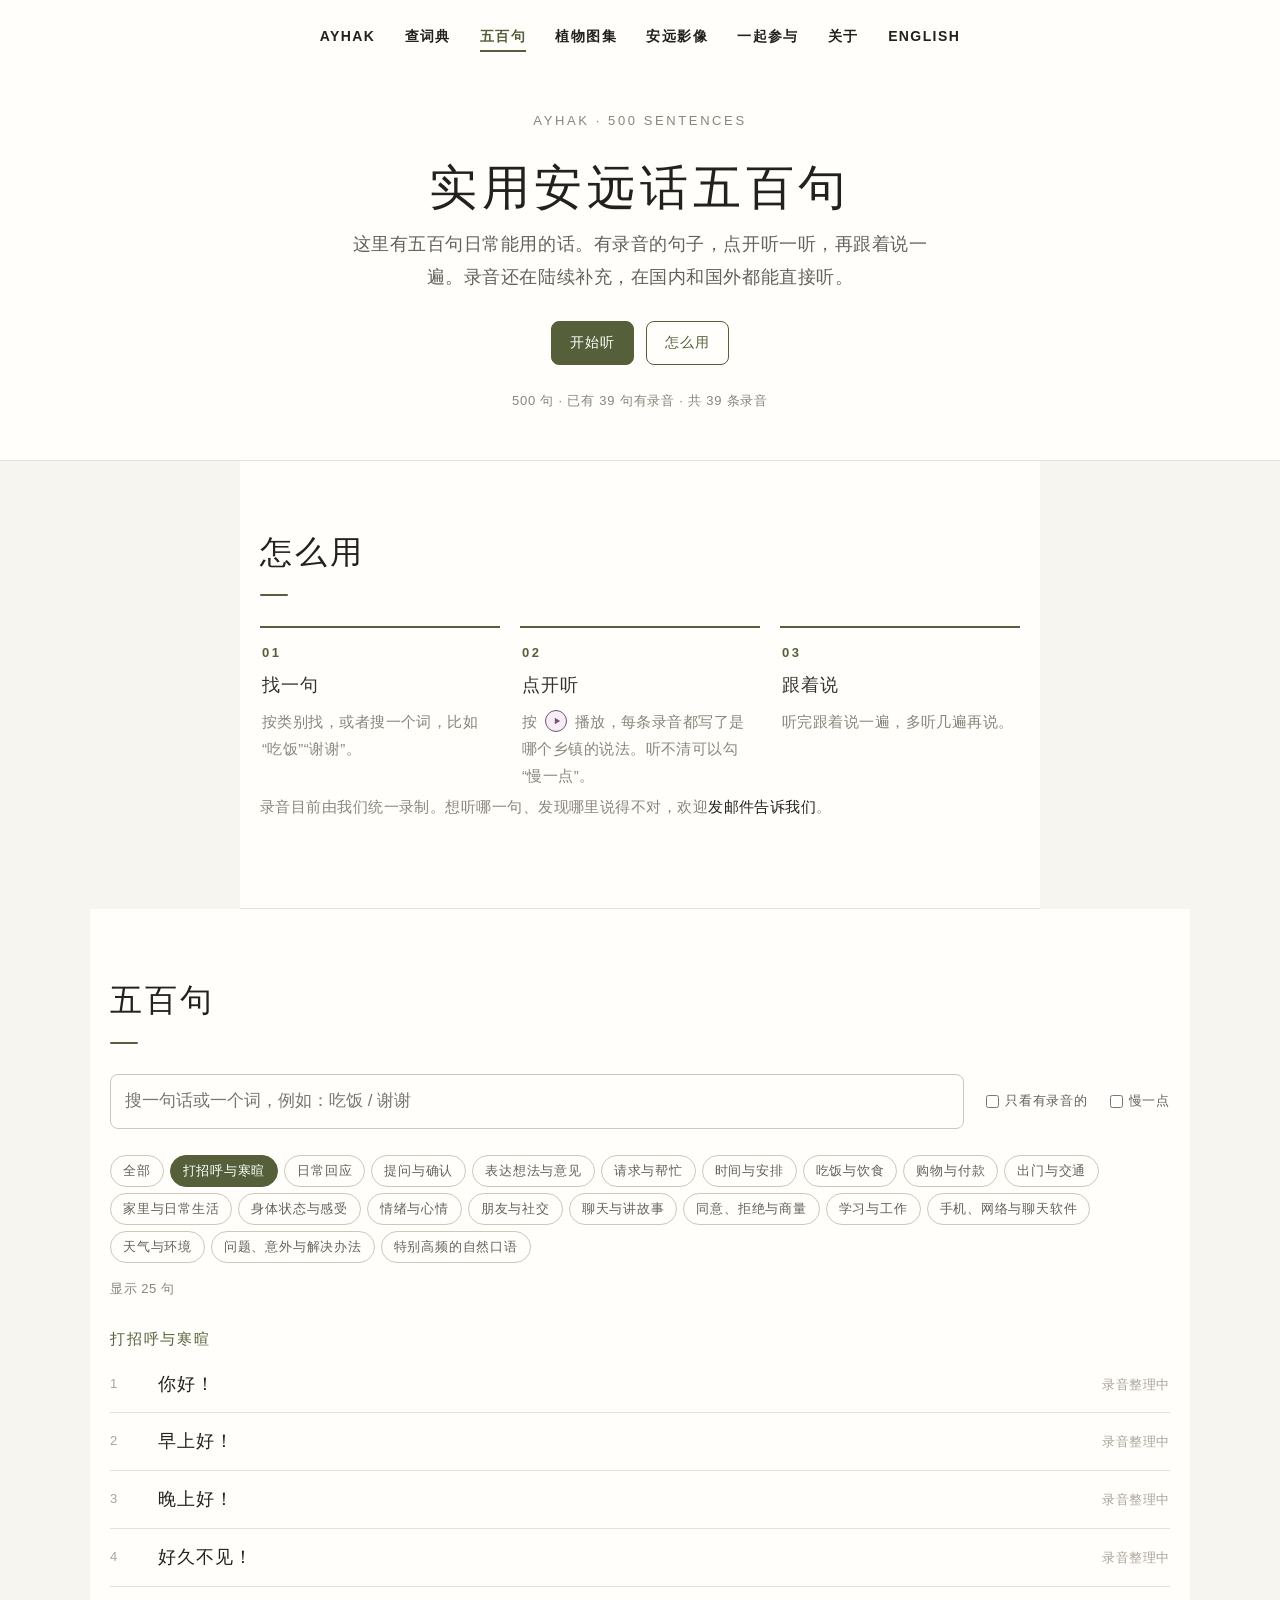
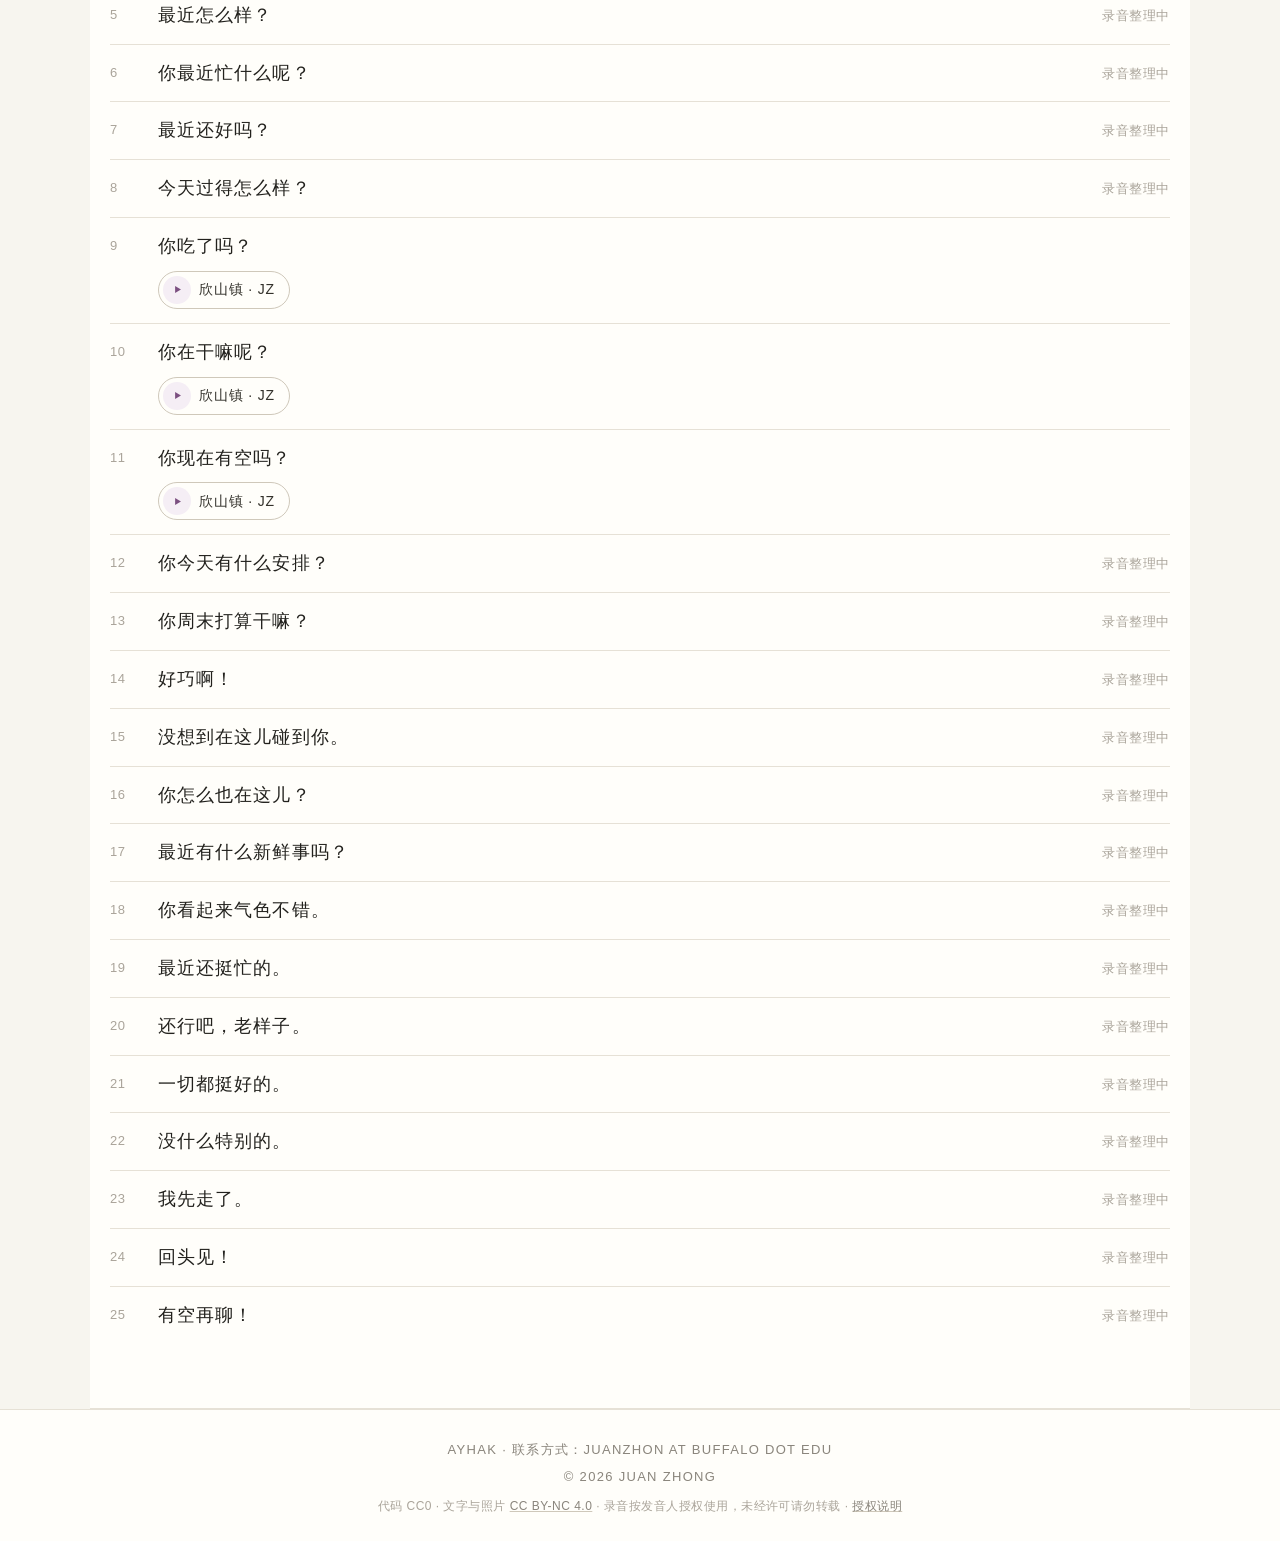
<file: sentences.html>
<!doctype html>
<html lang="zh-CN">
<head>
  <meta charset="utf-8" />
  <meta name="viewport" content="width=device-width,initial-scale=1,viewport-fit=cover" />
  <title>AYHAK · 实用安远话五百句</title>
  <link rel="canonical" href="https://juan-zhong.github.io/ay_hak/sentences.html" />
  <meta name="description" content="实用安远话五百句：五百句日常用语，配安远话录音，点开就能听，跟着说。国内外都能直接播放。" />
  <meta property="og:title" content="AYHAK · 实用安远话五百句" />
  <meta property="og:description" content="五百句日常用语，配安远话录音，点开就能听，跟着说。" />
  <meta property="og:image" content="https://juan-zhong.github.io/ay_hak/images/gallery/%E6%AC%A3%E5%B1%B1%E5%A4%A7%E5%B8%82%E5%9C%BA01.jpg" />
  <link rel="icon" href="./favicon.svg" type="image/svg+xml" />
  <link rel="stylesheet" href="./style.css?v=20261029" />
</head>

<body>
  <a class="skip" href="#list">跳到正文</a>

  <nav class="page-nav" aria-label="站点导航">
    <a href="./index-zh.html">AYHAK</a>
    <a href="./dict.html">查词典</a>
    <a href="./sentences.html" aria-current="page">五百句</a>
    <a href="./plants.html?lang=zh">植物图集</a>
    <a href="./gallery.html">安远影像</a>
    <a href="./index-zh.html#join">一起参与</a>
    <a href="./index-zh.html#about">关于</a>
    <a href="./index.html" lang="en">English</a>
  </nav>

  <header class="hero">
    <p class="kicker">AYHAK · 500 SENTENCES</p>
    <h1>实用安远话五百句</h1>
    <p class="intro">这里有五百句日常能用的话。有录音的句子，点开听一听，再跟着说一遍。录音还在陆续补充，在国内和国外都能直接听。</p>
    <div class="buttons">
      <a class="btn primary" href="#list">开始听</a>
      <a class="btn" href="#how">怎么用</a>
    </div>
    <p class="status" id="sStatus">500句</p>
  </header>

  <main>
    <section id="how" class="content-section">
      <h2>怎么用</h2>
      <div class="pillars three">
        <div class="card"><span class="num">01</span><h3>找一句</h3><p class="muted">按类别找，或者搜一个词，比如“吃饭”“谢谢”。</p></div>
        <div class="card"><span class="num">02</span><h3>点开听</h3><p class="muted">按 <span class="ico-play" aria-hidden="true"><svg class="ico" viewBox="0 0 16 16" aria-hidden="true"><path d="M4.5 2.8v10.4L13 8z"/></svg></span> 播放，每条录音都写了是哪个乡镇的说法。听不清可以勾“慢一点”。</p></div>
        <div class="card"><span class="num">03</span><h3>跟着说</h3><p class="muted">听完跟着说一遍，多听几遍再说。</p></div>
      </div>
      <p class="muted">录音目前由我们统一录制。想听哪一句、发现哪里说得不对，欢迎<a href="mailto:juanzhon@buffalo.edu?subject=AYHAK%20%E4%BA%94%E7%99%BE%E5%8F%A5">发邮件告诉我们</a>。</p>
      <div class="admin-only note-box">
        <h3>录音会怎么用</h3>
        <ul>
          <li>只有勾选“同意公开”的录音，审核后才会放到网站上。</li>
          <li>“同意用于研究”是另外的选项，可以不勾。</li>
          <li>想修改或撤回自己的录音，发邮件告诉我们录音编号就行。</li>
        </ul>
      </div>
      <p class="small admin-only" id="svcNote"></p>
    </section>

    <section id="list" class="content-section wide">
      <h2>五百句</h2>
      <div class="plant-tools">
        <div class="searchbar" style="flex:1 1 260px;margin:0;">
          <input id="sq" type="search" placeholder="搜一句话或一个词，例如：吃饭 / 谢谢" autocomplete="off" aria-label="搜索句子" />
        </div>
        <label class="toggle"><input id="onlyHas" type="checkbox" /> <span>只看有录音的</span></label>
        <label class="toggle"><input id="slow" type="checkbox" /> <span>慢一点</span></label>
        <label class="toggle admin-only"><input id="onlyEmpty" type="checkbox" /> <span>只看还没人录的</span></label>
      </div>
      <div class="chip-group cat-chips" id="catChips" aria-label="类别"></div>
      <p class="small" id="listMeta"></p>
      <div id="sentenceList" class="sentence-list"><p class="muted">载入中…</p></div>
    </section>
  </main>

  <!-- 录音面板 -->
  <div class="sheet" id="sheet" role="dialog" aria-modal="true" aria-labelledby="sheetTitle" hidden>
    <div class="sheet-card">
      <button class="sheet-close" id="sheetClose" aria-label="关闭">×</button>
      <p class="small" id="sheetNo"></p>
      <h3 id="sheetTitle" class="sheet-zh"></h3>

      <div class="rec-area">
        <button class="rec-btn" id="recBtn" type="button"><span class="dot"></span><span id="recLabel">按一下开始录</span></button>
        <span class="small" id="recTime"></span>
      </div>
      <audio id="recPreview" controls hidden></audio>
      <p class="small">或者 <label class="file-pick">上传手机里的录音<input id="recFile" type="file" accept="audio/*" /></label>（一分钟以内）</p>

      <form id="recForm" class="rec-form">
        <label>乡镇 <span class="req">*</span><input name="place" required maxlength="40" placeholder="例如：欣山镇、孔田镇某村" /></label>
        <label>昵称（可空）<input name="nick" maxlength="30" placeholder="想怎么署名" /></label>
        <label>你们那里怎么写（可空）<input name="hanzi" maxlength="200" placeholder="用汉字写出你说的这句话" /></label>
        <input name="website" class="hp" tabindex="-1" autocomplete="off" aria-hidden="true" />
        <label class="check"><input type="checkbox" name="consentPublic" required /> 我同意这条录音审核后在网站上公开播放 <span class="req">*</span></label>
        <label class="check"><input type="checkbox" name="consentResearch" /> 我也同意这条录音用于语言研究</label>
        <button class="btn primary" id="recSubmit" type="submit" disabled>提交录音</button>
        <p class="small" id="recMsg" aria-live="polite"></p>
      </form>
    </div>
  </div>

  <footer>
    <p>AYHAK · 联系方式：juanzhon AT buffalo DOT edu</p>
    <p>© 2026 Juan Zhong</p>
    <p class="license">代码 CC0 · 文字与照片 <a href="https://creativecommons.org/licenses/by-nc/4.0/deed.zh-hans">CC BY-NC 4.0</a> · 录音按发音人授权使用，未经许可请勿转载 · <a href="https://github.com/juan-zhong/ay_hak/blob/main/CONTENT-LICENSE.md">授权说明</a></p>
  </footer>

  <script src="./sentences.js?v=20261023a" defer></script>
</body>
</html>
</file>
<file: style.css>
@font-face { font-family: 'Gentium Plus'; font-style: normal; font-weight: 400; font-display: swap; src: url('./vendor/fonts/GentiumPlus-Regular.woff2') format('woff2'); }
/* =========================================================
   AYHAK · 安远话 — shared stylesheet
   Visual language follows juan-zhong.github.io/me (fieldwork page):
   Helvetica Neue light, wide letter-spacing, uppercase h2,
   hairlines and square buttons. AYHAK adds its own palette (paper, mugwort olive, yam purple); one sans-serif family throughout.
   ========================================================= */

:root {
  /* 骨架沿用 juan-zhong.github.io/me；配色取自植物图集样页：纸、艾、薯 */
  --bg: #f7f5ef;          /* 暖纸色 */
  --paper: #fffefa;
  --ink: #22211d;
  --text: #33312b;
  --muted: #64605a;
  --faint: #8a857c;
  --faintest: #aaa49a;
  --line: #e6e1d6;
  --line-strong: #cfc8ba;
  --hover: #f4f1e8;
  --tint: #f1eee5;
  --accent: #55603a;      /* 艾：橄榄绿 */
  --accent-soft: #e7e9db;
  --plum: #7b4f80;        /* 薯：紫，表示“还在做”（进行中 / 即将推出 / 待补）和 IPA */
  --plum-soft: #f5eef5;
  --ipa: var(--plum);
  /* 圆角：控件 8px，卡片和照片 12px，标签胶囊形 */
  --r-sm: 8px;
  --r-lg: 12px;
  --r-pill: 999px;
  --danger: #a33;
  --font: 'Helvetica Neue', Helvetica, 'PingFang SC', 'Hiragino Sans GB', 'Noto Sans SC', 'Source Han Sans SC', 'Microsoft YaHei', Arial, sans-serif;
  /* 全站一套无衬线：拉丁字母 Helvetica Neue，汉字苹方（与 juan-zhong.github.io/me 一致） */
  --head-font: var(--font);
  /* IPA：Gentium Plus（SIL，OFL），字体文件放在本站 vendor/fonts，不依赖外部字体服务 */
  --ipa-font: 'Gentium Plus', 'Charis SIL', 'Doulos SIL', 'Noto Serif', 'DejaVu Serif', serif;
}

* { margin: 0; padding: 0; box-sizing: border-box; }

html { scroll-behavior: smooth; }

body {
  font-family: var(--font);
  background: var(--bg);
  color: var(--text);
  line-height: 1.7;
  letter-spacing: 0.05em;
}

a { color: var(--ink); text-decoration: none; }
a:hover { color: var(--accent); }

img { max-width: 100%; display: block; }

.skip { position: absolute; left: -9999px; }
.skip:focus { left: 16px; top: 16px; background: #fff; padding: 8px 12px; z-index: 10; }

/* ---------- top nav ---------- */
.page-nav {
  text-align: center;
  padding: 18px 16px 0;
  line-height: 2.2;
  background: var(--paper);
}
.page-nav a {
  margin: 0 12px;
  font-size: 14px;
  font-weight: 600;
  letter-spacing: 0.1em;
  text-transform: uppercase;
}
.page-nav a[aria-current="page"] { color: var(--accent); box-shadow: inset 0 -2px 0 var(--accent); }

/* ---------- hero ---------- */
.hero {
  text-align: center;
  padding: 56px 20px 48px;
  border-bottom: 1px solid var(--line);
  background: var(--paper);
}
.hero .kicker { font-size: 13px; letter-spacing: 0.2em; color: var(--faint); margin-bottom: 14px; }
.hero h1 { margin-top: 0; }
.hero .subtitle { font-size: 20px; font-weight: 300; color: var(--muted); margin: 12px auto 24px; max-width: 620px; }
.hero .intro { max-width: 600px; margin: 0 auto 28px; }
.status { font-size: 13px; color: var(--faint); letter-spacing: 0.06em; margin-bottom: 0; }

/* ---------- type ---------- */
h1 {
  font-family: var(--head-font);
  font-size: 48px;
  font-weight: 300;
  letter-spacing: 0.1em;
  color: var(--ink);
}
h2 {
  font-size: 32px;
  font-weight: 300;
  letter-spacing: 0.1em;
  color: var(--ink);
  margin-bottom: 40px;
  text-transform: uppercase;
}
h2::after {
  content: '';
  display: block;
  width: 28px;
  height: 2px;
  margin-top: 14px;
  background: var(--accent);
}
h3 {
  font-size: 18px;
  font-weight: 300;
  letter-spacing: 0.1em;
  color: var(--muted);
  margin-bottom: 20px;
}
p {
  font-size: 18px;
  line-height: 1.8;
  color: var(--muted);
  font-weight: 300;
  letter-spacing: 0.03em;
  margin-bottom: 24px;
}
.muted { color: var(--faint); font-size: 15px; }
.small { font-size: 13px; color: var(--faint); margin: 0; letter-spacing: 0.04em; }
.ipa { font-family: var(--ipa-font); color: var(--ipa); letter-spacing: 0.02em; }

/* ---------- sections ---------- */
.content-section {
  padding: 80px 20px;
  max-width: 800px;
  margin: 0 auto;
  border-bottom: 1px solid var(--line);
  background: var(--paper);
}
.content-section.wide { max-width: 1100px; }
.content-section ul, .content-section ol { margin: 12px 0 24px 22px; color: var(--muted); font-weight: 300; font-size: 17px; }
.content-section li { margin-bottom: 6px; }

/* ---------- buttons ---------- */
.buttons { display: flex; flex-wrap: wrap; justify-content: center; gap: 12px; margin-bottom: 24px; }
.btn {
  display: inline-block;
  padding: 9px 18px;
  border: 1px solid var(--accent);
  border-radius: var(--r-sm);
  background: var(--paper);
  color: var(--accent);
  font: inherit;
  font-size: 14px;
  letter-spacing: 0.08em;
  cursor: pointer;
  text-decoration: none;
}
.btn.primary { background: var(--accent); border-color: var(--accent); color: #fff; }
.btn:hover { opacity: 0.8; color: inherit; }
.btn.primary:hover { color: #fff; }
.btn-ghost { border-color: var(--line-strong); color: var(--muted); }
.btn-danger { border-color: var(--danger); color: var(--danger); }
.btn:disabled { opacity: 0.4; cursor: not-allowed; }
.btn.sm { padding: 5px 12px; font-size: 13px; }

.icon-btn {
  width: 34px; height: 34px;
  border: 1px solid var(--line-strong);
  border-radius: var(--r-sm);
  background: var(--paper);
  color: var(--text);
  font-size: 16px;
  cursor: pointer;
}
.icon-btn:hover:not(:disabled) { border-color: var(--accent); }
.icon-btn:disabled { opacity: 0.35; cursor: not-allowed; }
.icon-btn.is-on { background: var(--accent); color: #fff; border-color: var(--accent); }

/* ---------- cards / tags ---------- */
.card { border: 1px solid var(--line); border-radius: var(--r-lg); padding: 20px; background: var(--paper); }
.card h3 { margin-bottom: 8px; color: var(--text); }
.card p:last-child { margin-bottom: 0; }
.tag {
  display: inline-block;
  font-size: 12px;
  letter-spacing: 0.08em;
  color: var(--muted);
  border: 1px solid var(--line-strong);
  border-radius: var(--r-pill);
  padding: 1px 8px;
  margin: 0 6px 6px 0;
  font-weight: 400;
}
.tag.pending { border-style: dashed; color: var(--faintest); }

/* =========================================================
   DICTIONARY
   ========================================================= */
.searchbar { display: flex; gap: 10px; margin-bottom: 20px; }
.searchbar input {
  flex: 1;
  min-width: 0;
  padding: 12px 14px;
  border: 1px solid var(--line-strong);
  border-radius: var(--r-sm);
  font: inherit;
  font-size: 17px;
  font-weight: 300;
  background: var(--paper);
  color: var(--text);
}
.searchbar input:focus { outline: none; border-color: var(--accent); }

.filters { display: flex; flex-wrap: wrap; gap: 14px 22px; align-items: center; margin-bottom: 14px; }
.chip-group { display: flex; flex-wrap: wrap; gap: 6px; }
.chip-label { font-size: 12px; color: var(--faintest); letter-spacing: 0.15em; align-self: center; margin-right: 4px; }
.chip {
  padding: 4px 12px;
  border: 1px solid var(--line-strong);
  border-radius: var(--r-pill);
  background: var(--paper);
  color: var(--muted);
  font: inherit;
  font-size: 13px;
  letter-spacing: 0.06em;
  cursor: pointer;
}
.chip:hover { border-color: var(--accent); color: var(--text); }
.chip.is-active { background: var(--accent); border-color: var(--accent); color: #fff; }

.toggle { display: inline-flex; align-items: center; gap: 6px; font-size: 13px; color: var(--muted); cursor: pointer; letter-spacing: 0.06em; }
.toggle input { accent-color: var(--accent); }

.split {
  display: grid;
  grid-template-columns: minmax(240px, 340px) 1fr;
  gap: 20px;
  margin-top: 10px;
}
.panel { border: 1px solid var(--line); border-radius: var(--r-lg); background: var(--paper); min-width: 0; }
.panel-head {
  display: flex; justify-content: space-between; align-items: center;
  padding: 14px 18px;
  border-bottom: 1px solid var(--line);
}
.panel-head h3 { margin: 0; font-size: 14px; text-transform: uppercase; letter-spacing: 0.15em; }
.head-actions { display: flex; gap: 6px; }

.results { max-height: 620px; overflow-y: auto; }
.result {
  display: block;
  width: 100%;
  text-align: left;
  padding: 12px 18px;
  border: 0;
  border-bottom: 1px solid var(--line);
  background: none;
  font: inherit;
  color: inherit;
  cursor: pointer;
}
.result:hover { background: var(--hover); }
.result.is-active { background: var(--accent-soft); box-shadow: inset 2px 0 0 var(--accent); }
.result .hw { font-family: var(--head-font); font-size: 21px; font-weight: 300; color: var(--ink); letter-spacing: 0.08em; }
.result .ipa { font-size: 14px; margin-left: 6px; }
.result .gl { font-size: 13px; color: var(--faint); margin-top: 2px; white-space: nowrap; overflow: hidden; text-overflow: ellipsis; }
.result .star { float: right; color: var(--faint); font-size: 13px; }
.results .none { padding: 24px 18px; color: var(--faint); font-size: 14px; }

.entry { padding: 26px 26px 30px; }
.entry.empty p { color: var(--faint); font-size: 15px; }
.entry .headword { font-family: var(--head-font); font-size: 42px; font-weight: 300; color: var(--ink); letter-spacing: 0.12em; line-height: 1.3; }
.entry .pron { margin: 6px 0 14px; font-size: 18px; }
.entry .pron .roman { color: var(--muted); margin-right: 12px; letter-spacing: 0.06em; }
.entry .meta { margin-bottom: 18px; }
.entry h4 {
  font-size: 12px; font-weight: 600; text-transform: uppercase; letter-spacing: 0.18em;
  color: var(--faintest); margin: 22px 0 8px;
}
.entry ol.senses { margin: 0 0 0 20px; font-size: 17px; font-weight: 300; color: var(--text); }
.entry ol.senses li { margin-bottom: 4px; }
.entry .ex { border-left: 2px solid var(--line); padding: 2px 0 2px 14px; margin-bottom: 12px; }
.entry .ex .src { font-size: 17px; color: var(--text); }
.entry .ex .ipa { font-size: 14px; display: block; }
.entry .ex .tr { font-size: 14px; color: var(--faint); }
.entry .notes { font-size: 15px; margin: 0; }
.entry .credit { font-size: 12px; color: var(--faintest); margin-top: 24px; letter-spacing: 0.06em; }

.audio-box { border: 1px dashed var(--line-strong); border-radius: var(--r-lg); padding: 14px 16px; }
.audio-row { display: flex; flex-wrap: wrap; align-items: center; gap: 8px; margin-bottom: 8px; }
.audio-row:last-child { margin-bottom: 0; }
.audio-row audio { height: 34px; max-width: 100%; }
.rec-dot { display: inline-block; width: 8px; height: 8px; border-radius: 50%; background: #fff; margin-right: 6px; animation: blink 1s infinite; }
@keyframes blink { 50% { opacity: 0.2; } }

.manage-grid { display: grid; grid-template-columns: repeat(auto-fit, minmax(min(100%, 260px), 1fr)); gap: 20px; }
.controls { display: flex; flex-wrap: wrap; gap: 8px; align-items: center; margin: 12px 0; }
.controls input[type=file] { font-size: 13px; max-width: 100%; }
.codeblock {
  background: var(--tint);
  border: 1px solid var(--line);
  border-radius: var(--r-lg);
  padding: 14px;
  font-family: 'SF Mono', Menlo, Consolas, monospace;
  font-size: 12.5px;
  line-height: 1.6;
  color: #444;
  overflow-x: auto;
  white-space: pre;
  letter-spacing: 0;
}
code { font-family: 'SF Mono', Menlo, Consolas, monospace; font-size: 0.9em; background: var(--tint); padding: 1px 5px; border-radius: var(--r-sm); letter-spacing: 0; }

/* =========================================================
   PLANTS (ethnobotany photo book)
   ========================================================= */
.plant-tools { display: flex; flex-wrap: wrap; gap: 14px 22px; align-items: center; margin-bottom: 26px; }
.plant-grid { display: grid; grid-template-columns: repeat(auto-fill, minmax(min(100%, 300px), 1fr)); gap: 26px; }
.plant {
  border: 1px solid var(--line);
  border-radius: var(--r-lg);
  background: var(--paper);
  overflow: hidden;
  display: flex;
  flex-direction: column;
  scroll-margin-top: 20px;
}
.plant:target { box-shadow: 0 0 0 2px var(--accent); }
.plant .photo { aspect-ratio: 4 / 3; background: var(--tint); overflow: hidden; }
.plant .photo img { width: 100%; height: 100%; object-fit: cover; }
.plant .photo .nophoto { height: 100%; display: flex; align-items: center; justify-content: center; color: var(--faintest); font-size: 13px; letter-spacing: 0.15em; }
.plant .body { padding: 18px 20px 20px; flex: 1; display: flex; flex-direction: column; }
.plant .name { font-family: var(--head-font); font-size: 30px; font-weight: 300; color: var(--ink); letter-spacing: 0.12em; line-height: 1.3; }
.plant .name .ipa { font-size: 16px; margin-left: 8px; letter-spacing: 0.02em; }
.plant dl { display: grid; grid-template-columns: auto 1fr; gap: 3px 14px; margin: 12px 0; font-size: 14px; }
.plant dt { color: var(--faintest); letter-spacing: 0.1em; font-size: 12px; padding-top: 2px; }
.plant dd { color: var(--text); font-weight: 300; }
.plant dd i { font-style: italic; }
.plant .desc { font-size: 15px; margin-bottom: 12px; }
.plant .foot { margin-top: auto; display: flex; flex-wrap: wrap; gap: 8px; align-items: center; }
.plant .qr { display: none; margin-top: 14px; align-items: center; gap: 12px; }
.plant .qr .qrbox { width: 84px; height: 84px; }
.plant .qr .qrbox svg { width: 84px; height: 84px; display: block; }
.plant .qr .small { word-break: break-all; }
body.show-qr .plant .qr { display: flex; }

/* photo strip, derived foods, play buttons */
.plant .photo { background: var(--tint); }
.plant .photo img { object-fit: contain; }
.thumbs { display: flex; gap: 6px; padding: 8px 12px 0; }
.thumb { width: 52px; height: 52px; padding: 0; border: 1px solid var(--line); border-radius: var(--r-sm); background: var(--tint); cursor: pointer; overflow: hidden; }
.thumb img { width: 100%; height: 100%; object-fit: cover; }
.thumb.is-active { border-color: var(--accent); box-shadow: 0 0 0 1px var(--accent); }
.photo-cap { padding: 6px 14px 0; min-height: 1.4em; }
.plant .name .ipa { font-size: 17px; }
.plant .gloss { font-size: 15px; color: var(--text); margin: 4px 0 8px; }
.plant .tags { margin-top: 4px; }
.plant h4, .flow h4 { font-size: 12px; font-weight: 600; text-transform: uppercase; letter-spacing: 0.18em; color: var(--faintest); margin: 14px 0 8px; }
.derived { list-style: none; margin: 0 0 12px !important; padding: 0; display: grid; gap: 8px; }
.derived li { display: flex; align-items: center; gap: 12px; margin: 0 !important; }
.derived img, .derived .dph { width: 56px; height: 56px; object-fit: cover; border-radius: var(--r-sm); background: var(--tint); flex: none; border: 1px solid var(--line); }
.derived .dname { font-size: 15px; color: var(--text); font-weight: 300; line-height: 1.5; }
.derived .ipa { font-size: 14px; }
.play { border: 1px solid var(--line-strong); background: var(--paper); border-radius: 50%; width: 26px; height: 26px; font-size: 10px; cursor: pointer; vertical-align: middle; color: var(--text); }
.play:hover { border-color: var(--accent); }

.flow { display: flex; align-items: center; gap: 18px; margin: 10px 0 30px; flex-wrap: wrap; }
.flow figure { margin: 0; text-align: center; }
.flow img { width: 100%; aspect-ratio: 1; object-fit: contain; background: var(--tint); border-radius: var(--r-lg); border: 1px solid var(--line); }
.flow figcaption { font-size: 15px; color: var(--text); margin-top: 6px; line-height: 1.5; }
.flow figcaption .ipa { font-size: 14px; }
.flow-root { flex: 0 0 180px; }
.flow-arrow { font-size: 28px; color: var(--faintest); }
.flow-items { flex: 1 1 360px; display: grid; grid-template-columns: repeat(3, 1fr); gap: 14px; }
.pillars.three { grid-template-columns: repeat(auto-fit, minmax(min(100%, 220px), 1fr)); }
.pub { color: var(--text); font-size: 17px; }
@media (max-width: 640px) {
  .flow-root { flex-basis: 100%; max-width: 220px; margin: 0 auto; }
  .flow-arrow { flex-basis: 100%; text-align: center; transform: rotate(90deg); }
}

.pillars { display: grid; grid-template-columns: repeat(auto-fit, minmax(min(100%, 128px), 1fr)); gap: 20px; margin-top: 10px; }
.pillars .num { font-size: 13px; letter-spacing: 0.2em; color: var(--faintest); display: block; margin-bottom: 6px; }

/* ---------- footer ---------- */
footer {
  text-align: center;
  padding: 24px 16px;
  background: var(--paper);
  border-top: 1px solid var(--line);
}
footer p {
  font-size: 13px;
  color: var(--faint);
  letter-spacing: 0.1em;
  text-transform: uppercase;
  margin: 4px 0;
}

/* ---------- responsive ---------- */
@media (max-width: 760px) {
  .split { grid-template-columns: 1fr; }
  .results { max-height: 300px; }
}
@media (max-width: 640px) {
  .page-nav a { margin: 0 8px; font-size: 12px; }
  .hero { padding: 36px 16px 32px; }
  h1, .hero h1 { font-size: 30px; letter-spacing: 0.04em; }
  .hero .subtitle { font-size: 17px; }
  .content-section { padding: 56px 16px; }
  h2 { font-size: 24px; margin-bottom: 28px; }
  p { font-size: 16px; }
  .entry { padding: 20px 16px; }
  .entry .headword { font-size: 32px; }
}

/* ---------- print (photo book proofs: one plant per half page, QR visible) ---------- */
@media print {
  .page-nav, .hero .buttons, .plant-tools, .plant .foot, footer, .no-print { display: none !important; }
  body, .content-section, .hero { background: #fff; }
  .content-section { padding: 24px 0; border: 0; max-width: none; }
  .plant-grid { display: block; }
  .plant { break-inside: avoid; page-break-inside: avoid; margin-bottom: 18px; border-color: #bbb; }
  .plant .qr { display: flex !important; }
  a { color: #000; }
}

/* =========================================================
   AYHAK 识别：要点用上方色线，不用四边框
   ========================================================= */
.pillars .card {
  border: 0;
  border-top: 2px solid var(--accent);
  border-radius: 0;
  background: transparent;
  padding: 14px 2px 4px;
}
.pillars .num { color: var(--accent); font-weight: 600; }
.flow figcaption b, .derived .dname b { font-family: var(--head-font); font-weight: 500; }
.status { color: var(--faint); }
::selection { background: var(--accent-soft); }

/* =========================================================
   AYHAK 首页（原 juan-zhong.github.io/me/fieldwork*.html）
   ========================================================= */
.cards { display: grid; grid-template-columns: repeat(auto-fit, minmax(min(100%, 240px), 1fr)); gap: 20px; margin-top: 24px; }
.cards .card { display: flex; flex-direction: column; transition: border-color .15s; }
.cards .card:hover { border-color: var(--line-strong); }
.cards .card .tag { align-self: flex-start; margin-bottom: 10px; }
.cards .card .tag.live { border-color: var(--accent); color: var(--accent); }
.cards .card p { font-size: 15px; margin-bottom: 12px; }
.cards .card .more { margin-top: auto; font-size: 13px; letter-spacing: 0.08em; color: var(--accent); font-weight: 600; }
.cards .card .more:hover { color: var(--ink); }

.faq dt { font-weight: 500; margin-top: 22px; color: var(--text); font-size: 17px; }
.faq dt::before { content: ''; display: inline-block; width: 6px; height: 6px; background: var(--accent); margin-right: 10px; vertical-align: middle; }
.faq dd { margin: 6px 0 0 16px; color: var(--muted); font-weight: 300; font-size: 17px; line-height: 1.8; }

.gallery-group { margin-bottom: 48px; }
.gallery-group h3 { color: var(--text); font-family: var(--head-font); font-size: 22px; font-weight: 300; margin-bottom: 18px; }
.gallery-group h3 .en { font-family: var(--font); font-size: 14px; color: var(--faint); letter-spacing: 0.12em; text-transform: uppercase; margin-right: 8px; }
.gallery-group h3 .ipa { font-size: 15px; margin-left: 6px; }
.gallery-grid { display: grid; grid-template-columns: repeat(2, 1fr); gap: 14px; }
.gallery-grid figure { margin: 0; }
.gallery-grid img { width: 100%; aspect-ratio: 4 / 3; object-fit: cover; border-radius: var(--r-lg); background: var(--tint); }
.gallery-grid img.portrait { aspect-ratio: 3 / 4; }
.gallery-grid figcaption { font-size: 13px; color: var(--faint); margin-top: 4px; letter-spacing: 0.06em; }
.gallery-grid .solo { grid-column: 1 / -1; }
@media (max-width: 640px) { .gallery-grid { grid-template-columns: 1fr; } }
.gallery-grid .solo img { aspect-ratio: auto; max-height: 640px; width: auto; max-width: 100%; margin: 0 auto; }
.gallery-grid .solo { text-align: center; }

/* 项目：照片为主的卡片，和植物页“从田里到厨房”同一种排法 */
.projects { display: grid; grid-template-columns: repeat(auto-fill, minmax(min(100%, 240px), 1fr)); gap: 26px 20px; margin-top: 10px; }
.proj { margin: 0; display: flex; flex-direction: column; color: inherit; text-decoration: none; }
.proj img { width: 100%; aspect-ratio: 4 / 3; object-fit: cover; background: var(--tint); border-radius: var(--r-lg); border: 1px solid var(--line); transition: opacity .15s; }
a.proj:hover img { opacity: 0.85; }
a.proj:hover { color: inherit; }
.proj .tag { align-self: flex-start; margin: 12px 0 6px; }
.proj .tag.live { border-color: var(--accent); color: var(--accent); }
.proj b { font-family: var(--head-font); font-weight: 500; font-size: 19px; color: var(--ink); letter-spacing: 0.06em; }
.proj span.desc { font-size: 15px; color: var(--muted); font-weight: 300; line-height: 1.7; margin-top: 4px; }
.proj .more { font-size: 13px; letter-spacing: 0.08em; color: var(--accent); font-weight: 600; margin-top: 8px; }
.proj img.cutout { object-fit: contain; padding: 10px; }

/* 小标题统一：中等字重、正文色 */
.card h3, .pillars .card h3 { font-weight: 500; color: var(--text); letter-spacing: 0.06em; }
strong, b { font-weight: 500; }


/* =========================================================
   状态颜色：绿色 = 已完成 / 可以用；紫色 = 还在做
   ========================================================= */
.tag { background: var(--paper); }
.tag.live, .tag.done, .cards .card .tag.live, .proj .tag.live {
  color: var(--accent); border-color: var(--accent); background: var(--accent-soft);
}
.tag.todo { color: var(--plum); border-color: var(--plum); background: var(--plum-soft); }
.tag.pending { color: var(--plum); border-color: #cdb5cf; background: transparent; }
h2::after { border-radius: 2px; }
.searchbar input { border-radius: var(--r-sm); }

/* =========================================================
   手机端
   ========================================================= */
.page-nav a { white-space: nowrap; display: inline-block; }
@media (max-width: 640px) {
  /* 导航：词不拆行，间距收紧 */
  .page-nav { padding: 12px 10px 0; line-height: 2.4; }
  .page-nav a { margin: 0 7px; font-size: 12px; letter-spacing: 0.06em; }

  /* 项目：左图右文，缩短页面 */
  .projects { grid-template-columns: 1fr; gap: 18px; }
  .proj { display: grid; grid-template-columns: 116px 1fr; column-gap: 14px; align-items: start; }
  .proj img { grid-row: 1 / span 5; aspect-ratio: 1; }
  .proj .tag { margin: 0 0 4px; justify-self: start; }
  .proj b { font-size: 17px; }
  .proj span.desc { font-size: 14px; line-height: 1.6; }
  .proj .more { margin-top: 4px; }

  /* 安远影像：两列 */
  .gallery-grid { grid-template-columns: 1fr 1fr; gap: 8px; }
  .gallery-grid figcaption { font-size: 12px; }
  .gallery-grid .solo img { max-height: 460px; }

  /* 好点的按钮 */
  .chip { padding: 6px 13px; font-size: 13px; }
  .play { width: 32px; height: 32px; font-size: 11px; }
  .btn.sm { padding: 7px 13px; }
  .toggle { padding: 4px 0; }
  .icon-btn { width: 38px; height: 38px; }
}

/* =========================================================
   首页修订（2026-10-20）：查词、状态说明、参与、影像精选、看大图
   ========================================================= */
.hero .intro + .intro { margin-top: -12px; }
.try { margin: -6px 0 22px; display: flex; flex-wrap: wrap; align-items: center; gap: 8px; }
.chip-link {
  display: inline-block; padding: 4px 14px; border: 1px solid var(--line-strong); border-radius: var(--r-pill);
  background: var(--paper); color: var(--text); font-size: 14px; letter-spacing: 0.06em;
}
.chip-link:hover { border-color: var(--accent); color: var(--accent); }
.legend { display: flex; flex-wrap: wrap; align-items: center; gap: 6px 4px; margin: -18px 0 22px; }
.legend .tag { margin: 0 2px 0 10px; }
.legend .tag:first-child { margin-left: 0; }

h3.sub { color: var(--ink); font-size: 20px; font-weight: 500; letter-spacing: 0.06em; margin: 40px 0 14px; }
h3.sub:first-of-type { margin-top: 0; }

.facts { display: grid; grid-template-columns: max-content 1fr; gap: 8px 22px; margin: 0 0 18px; font-size: 16px; }
.facts dt { color: var(--faint); letter-spacing: 0.1em; font-size: 14px; padding-top: 2px; }
.facts dd { color: var(--text); font-weight: 300; line-height: 1.7; }

.next-meetup { display: block; margin: 0 0 18px; padding: 12px 16px; border-radius: var(--r-sm); background: var(--accent-soft); color: var(--text); font-size: 16px; }
.next-meetup:empty { display: none; }
.next-meetup .next-label { font-size: 12px; letter-spacing: 0.15em; color: var(--accent); font-weight: 600; margin-right: 10px; }
.next-meetup b { font-weight: 500; }
.buttons.left { justify-content: flex-start; margin-bottom: 10px; }

.note-box { margin-top: 30px; padding: 18px 20px 8px; border-radius: var(--r-lg); background: var(--tint); }
.note-box h3 { color: var(--ink); font-weight: 500; font-size: 16px; margin-bottom: 8px; }
.note-box ul { margin: 0 0 12px 20px !important; font-size: 15px !important; }

.gallery-grid.teaser { grid-template-columns: repeat(3, 1fr); }
.more-link { margin: 16px 0 0; font-size: 15px; }
.more-link a { color: var(--accent); font-weight: 600; letter-spacing: 0.06em; }
.gallery-grid img { cursor: zoom-in; }

.lightbox { position: fixed; inset: 0; z-index: 50; display: none; align-items: center; justify-content: center; padding: 24px; background: rgba(28, 27, 23, 0.88); }
.lightbox.open { display: flex; }
.lightbox figure { margin: 0; max-width: min(1100px, 100%); text-align: center; }
.lightbox img { max-width: 100%; max-height: 82vh; border-radius: var(--r-lg); cursor: default; }
.lightbox figcaption { color: #eee9dc; margin-top: 10px; font-size: 15px; letter-spacing: 0.08em; }
.lb-close { position: absolute; top: 14px; right: 18px; width: 40px; height: 40px; border: 0; border-radius: 50%; background: rgba(255,255,255,0.12); color: #fff; font-size: 24px; cursor: pointer; }

.variants { list-style: none; margin: 0 0 8px !important; padding: 0; }
.variants li { margin: 0 0 6px !important; font-size: 16px; color: var(--text); }
.variants .tag { margin: 0 0 0 6px; }

@media (max-width: 640px) {
  .gallery-grid.teaser { grid-template-columns: 1fr 1fr; }
  .facts { grid-template-columns: 1fr; gap: 0; }
  .facts dt { margin-top: 10px; }
  .legend .tag { margin-left: 6px; }
}
footer p.license { text-transform: none; letter-spacing: 0.04em; font-size: 12px; color: var(--faintest); max-width: 760px; margin: 8px auto 0; line-height: 1.7; }
footer p.license a { color: var(--faint); text-decoration: underline; text-decoration-color: var(--line-strong); }

/* 各地读音表（借鉴 SeeDict“各地方音”） */
.readings-wrap { overflow-x: auto; margin: 0 0 6px; border: 1px solid var(--line); border-radius: var(--r-sm); }
.readings { width: 100%; border-collapse: collapse; font-size: 14px; }
.readings th { text-align: left; font-weight: 500; color: var(--faint); font-size: 12px; letter-spacing: 0.1em; padding: 8px 10px; background: var(--tint); white-space: nowrap; }
.readings td { padding: 8px 10px; border-top: 1px solid var(--line); vertical-align: middle; color: var(--text); white-space: nowrap; }
.readings td:first-child { white-space: normal; }
.readings tr.main td { background: var(--accent-soft); }
.readings .tag { margin: 0; }
.readings b { font-weight: 500; font-size: 16px; }

/* 征集中的词 */
.wanted-group { margin-bottom: 20px; }
.wg-title { color: var(--ink); font-size: 16px; font-weight: 500; margin: 0 0 8px; letter-spacing: 0.06em; }
.wg-title .small { color: var(--plum); margin-left: 4px; }
#wanted .chip-link { border-style: dashed; border-color: #cdb5cf; }
#wanted .chip-link:hover { border-style: solid; border-color: var(--plum); color: var(--plum); }

/* 每日一词 */
.wotd { display: block; margin: 0 0 22px; padding: 16px 20px; border-radius: var(--r-lg); background: var(--paper); border: 1px solid var(--line); color: inherit; }
.wotd:hover { border-color: var(--accent); color: inherit; }
.wotd .wotd-label { font-size: 12px; letter-spacing: 0.15em; color: var(--accent); font-weight: 600; }
.wotd .wotd-hw { font-size: 30px; font-weight: 300; color: var(--ink); letter-spacing: 0.12em; margin: 2px 0 0; }
.wotd .wotd-hw .ipa { font-size: 16px; letter-spacing: 0.02em; margin-left: 10px; }
.wotd .wotd-gl { font-size: 15px; color: var(--muted); }
.wotd:empty { display: none; }

/* =========================================================
   精简（2026-10-20）：管理工具只在 ?admin=1 时显示；标题区和留白收紧
   ========================================================= */
.admin-only { display: none !important; }
html.admin .admin-only { display: revert !important; }
html.admin section.admin-only { display: block !important; }
.hero.compact { padding: 40px 20px 32px; }
.hero.compact .subtitle { margin-bottom: 12px; }
.hero.compact .intro { margin-bottom: 14px; }
.content-section { padding: 64px 20px; }
h2 { margin-bottom: 30px; }
@media (max-width: 640px) {
  .content-section { padding: 44px 16px; }
  .hero.compact { padding: 28px 16px 22px; }
}

/* 首页：先听一句、还在弄的、影像标题连词典 */
.sample { margin: 22px 0 0; padding: 14px 16px; background: var(--paper); border: 1px solid var(--line); border-radius: var(--r-lg); display: flex; flex-wrap: wrap; align-items: center; gap: 6px 12px; font-size: 15px; }
.sample .play { width: 36px; height: 36px; border-radius: 50%; border: 1px solid var(--plum); background: var(--plum-soft); color: var(--plum); font-size: 13px; cursor: pointer; flex: none; }
.sample .play:hover { background: var(--plum); color: #fff; }
.sample b { font-weight: 500; color: var(--ink); }
.sample a { color: var(--accent); font-weight: 600; margin-left: auto; }
.also { margin: 18px 0 0; font-size: 15px; color: var(--muted); line-height: 1.8; }
.also b { color: var(--ink); font-weight: 500; }
a.to-dict { color: inherit; text-decoration: underline; text-decoration-color: var(--line); text-underline-offset: 4px; }
a.to-dict:hover { color: var(--accent); text-decoration-color: var(--accent); }

/* 首页项目：分组小标题、不用卡片的条目、复健会引言 */
#projects h3.sub { margin-top: 36px; }
#projects h3.sub:first-of-type { margin-top: 0; }
dl.plain { margin: 0; }
dl.plain dt { font-weight: 500; color: var(--ink); font-size: 17px; margin-top: 14px; }
dl.plain dt a { color: var(--accent); }
dl.plain dd { margin: 4px 0 0; color: var(--muted); font-size: 15px; line-height: 1.8; }
.projects + dl.plain { margin-top: 10px; }
p.lead { font-size: 18px; color: var(--ink); margin-bottom: 10px; }

/* =========================================================
   播放图标：用 SVG 画，不用 ▶ 字符（苹果设备会把 ▶ 显示成彩色 emoji）
   ========================================================= */
.ico { display: inline-block; width: 1em; height: 1em; vertical-align: -0.12em; fill: currentColor; }
.ico-play {
  display: inline-flex; align-items: center; justify-content: center;
  width: 22px; height: 22px; border-radius: 50%;
  border: 1px solid var(--plum); background: var(--plum-soft); color: var(--plum);
  font-size: 10px; vertical-align: middle; position: relative; top: -2px; margin: 0 3px; line-height: 1;
}
.ico-play .ico { margin-left: 1px; }
.play { display: inline-flex; align-items: center; justify-content: center; padding: 0; }
.play .ico { margin-left: 1px; }

/* =========================================================
   五百句：列表
   ========================================================= */
.cat-chips { margin-bottom: 14px; }
.sentence-list { margin-top: 6px; }
.cat-title { font-size: 15px; font-weight: 500; color: var(--accent); letter-spacing: 0.12em; margin: 26px 0 4px; }
.sentence { border-bottom: 1px solid var(--line); padding: 14px 0; scroll-margin-top: 20px; }
.sentence:last-child { border-bottom: 0; }
.s-head { display: flex; align-items: flex-start; gap: 14px; }
.s-no { flex: none; width: 34px; padding-top: 3px; font-size: 13px; color: var(--faintest); font-variant-numeric: tabular-nums; letter-spacing: 0.04em; }
.s-text { flex: 1; min-width: 0; }
.s-zh { font-size: 18px; color: var(--ink); letter-spacing: 0.06em; line-height: 1.6; }
.s-ay { font-size: 15px; color: var(--muted); margin-top: 2px; }
.s-head .btn { flex: none; }
.s-wait { flex: none; padding-top: 4px; color: var(--faintest); }
.s-recs { display: flex; flex-wrap: wrap; align-items: center; gap: 8px 10px; margin: 10px 0 0 48px; }
.rec-chip {
  display: inline-flex; align-items: center; gap: 8px;
  padding: 4px 14px 4px 4px; border-radius: var(--r-pill);
  border: 1px solid var(--line-strong); background: var(--paper); color: var(--text);
  font: inherit; font-size: 14px; letter-spacing: 0.06em; cursor: pointer;
  transition: border-color .15s, background .15s;
}
.rec-chip .play-ico {
  display: inline-flex; align-items: center; justify-content: center; flex: none;
  width: 28px; height: 28px; border-radius: 50%;
  background: var(--plum-soft); color: var(--plum); font-size: 11px;
  transition: background .15s, color .15s;
}
.rec-chip .play-ico .ico { margin-left: 1px; }
.rec-chip:hover { border-color: var(--plum); }
.rec-chip:hover .play-ico, .rec-chip.playing .play-ico { background: var(--plum); color: #fff; }
.rec-chip.playing { border-color: var(--plum); background: var(--plum-soft); }
.rec-chip.loading { opacity: 0.6; cursor: progress; }
.rec-chip:focus-visible { outline: 2px solid var(--plum); outline-offset: 2px; }
.rec-hz { color: var(--muted); }
.sentence .mine { margin: 8px 0 0 48px; color: var(--plum); }
@media (max-width: 600px) {
  .s-head { gap: 10px; }
  .s-no { width: 26px; }
  .s-zh { font-size: 17px; }
  .s-recs, .sentence .mine { margin-left: 36px; }
}

/* =========================================================
   五百句：录音面板（管理模式）
   ========================================================= */
.sheet { position: fixed; inset: 0; z-index: 60; display: flex; align-items: flex-end; justify-content: center; padding: 16px; background: rgba(28, 27, 23, 0.5); }
.sheet[hidden] { display: none; }
body.sheet-open { overflow: hidden; }
@media (min-width: 640px) { .sheet { align-items: center; } }
.sheet-card { position: relative; width: min(520px, 100%); max-height: calc(100vh - 32px); overflow-y: auto; background: var(--paper); border-radius: var(--r-lg); padding: 24px 22px 20px; box-shadow: 0 20px 50px -20px rgba(28, 27, 23, 0.45); }
.sheet-close { position: absolute; top: 10px; right: 12px; width: 32px; height: 32px; border: 0; background: none; font-size: 22px; line-height: 1; color: var(--faint); cursor: pointer; border-radius: 50%; }
.sheet-close:hover { background: var(--hover); color: var(--ink); }
.sheet-zh { font-size: 21px; font-weight: 400; color: var(--ink); letter-spacing: 0.08em; margin: 2px 36px 16px 0; }
.rec-area { display: flex; align-items: center; gap: 12px; margin-bottom: 12px; }
.rec-btn { display: inline-flex; align-items: center; gap: 10px; padding: 10px 18px; border-radius: var(--r-pill); border: 1px solid var(--line-strong); background: var(--paper); font: inherit; font-size: 15px; letter-spacing: 0.06em; color: var(--ink); cursor: pointer; }
.rec-btn .dot { width: 12px; height: 12px; border-radius: 50%; background: var(--danger); flex: none; }
.rec-btn:hover { border-color: var(--danger); }
.rec-btn.on { border-color: var(--danger); background: #fbeeee; }
.rec-btn.on .dot { animation: rec-pulse 1s ease-in-out infinite; }
@keyframes rec-pulse { 50% { opacity: 0.3; } }
#recPreview { width: 100%; margin: 4px 0 10px; }
.file-pick { color: var(--accent); cursor: pointer; text-decoration: underline; text-underline-offset: 3px; }
.file-pick input { position: absolute; width: 1px; height: 1px; opacity: 0; pointer-events: none; }
.rec-form { display: grid; gap: 12px; margin-top: 16px; }
.rec-form label { display: block; font-size: 14px; color: var(--muted); }
.rec-form input[type="text"], .rec-form input:not([type]) { display: block; width: 100%; margin-top: 4px; font: inherit; font-size: 15px; padding: 8px 10px; border: 1px solid var(--line-strong); border-radius: var(--r-sm); background: #fff; color: var(--ink); }
.rec-form input:focus { outline: 2px solid var(--accent-soft); border-color: var(--accent); }
.rec-form label.check { display: flex; align-items: flex-start; gap: 8px; color: var(--text); }
.rec-form label.check input { margin-top: 5px; accent-color: var(--accent); }
.rec-form .req { color: var(--danger); }
.rec-form .btn { justify-self: start; }
/* 防机器人的隐藏栏位：人看不到，就不会误填（误填的录音会被后台丢掉） */
.rec-form .hp { position: absolute; left: -9999px; width: 1px; height: 1px; opacity: 0; }
</file>
<file: plants.css>
/* =========================================================
   AYHAK · 安远话植物图集 — 照片书样式
   参考：Mater「Catálogo Etnobotánico」的标本页（白纸、细黑框、
   标本照片居中、右下角带横线的标签栏），以及 Pages「Scientific
   Muted」的低饱和色块（土黄、灰粉、灰绿、骨白、灰蓝、灰紫）。
   中文用无衬线（不用宋体）；英文标题用 Oswald（窄体），英文正文、
   学名、页码用 EB Garamond。字体放在 vendor/fonts，不依赖外部。
   ========================================================= */
@font-face { font-family: 'EB Garamond'; font-style: normal; font-weight: 400; font-display: swap; src: url('./vendor/fonts/eb-garamond-latin-400-normal.woff2') format('woff2'); }
@font-face { font-family: 'EB Garamond'; font-style: italic; font-weight: 400; font-display: swap; src: url('./vendor/fonts/eb-garamond-latin-400-italic.woff2') format('woff2'); }
@font-face { font-family: 'EB Garamond'; font-style: normal; font-weight: 500; font-display: swap; src: url('./vendor/fonts/eb-garamond-latin-500-normal.woff2') format('woff2'); }
@font-face { font-family: 'Oswald'; font-style: normal; font-weight: 600; font-display: swap; src: url('./vendor/fonts/oswald-latin-600-normal.woff2') format('woff2'); }
@font-face { font-family: 'Gentium Plus'; font-style: normal; font-weight: 400; font-display: swap; src: url('./vendor/fonts/GentiumPlus-Regular.woff2') format('woff2'); }

:root {
  --table: #f4f1ea;          /* 书外面的底色 */
  --paper: #ffffff;          /* 标本页的白纸 */
  --ink: #141412;
  --text: #24231f;
  --muted: #5f5d55;
  --hair: #141412;           /* 细黑框 */
  --line: rgba(20, 20, 18, 0.22);
  /* 低饱和色块 */
  --ochre: #c9a75e;
  --mauve: #b98a93;
  --sage: #c6d1a8;
  --bone: #e5e3d8;
  --slate: #9aa3c6;
  --lilac: #ab9fb3;
  --plum: #6e3f73;           /* 薯紫：IPA、发音按钮 */
  --sans: 'Helvetica Neue', Helvetica, 'PingFang SC', 'Hiragino Sans GB', 'Microsoft YaHei', 'Noto Sans CJK SC', Arial, sans-serif;
  --serif: 'EB Garamond', Georgia, 'Times New Roman', serif;
  --cond: 'Oswald', 'Arial Narrow', 'Helvetica Neue', 'PingFang SC', sans-serif;
  --mono: 'SFMono-Regular', Menlo, Consolas, monospace;
  --ipa-font: 'Gentium Plus', 'Charis SIL', 'Doulos SIL', 'Noto Serif', 'DejaVu Serif', serif;
  --page-pad: clamp(22px, 3.6vw, 52px);
}
* { box-sizing: border-box; }
html { scroll-behavior: smooth; }
body { margin: 0; background: var(--table); color: var(--text); font-family: var(--sans); font-size: 15px; line-height: 1.8; -webkit-font-smoothing: antialiased; }
img { max-width: 100%; display: block; }
a { color: inherit; }
p { margin: 0 0 14px; }
b { font-weight: 600; }
.skip { position: absolute; left: -999px; }
.skip:focus { left: 12px; top: 12px; z-index: 50; background: var(--paper); padding: 6px 10px; }
.ipa { font-family: var(--ipa-font); color: var(--plum); letter-spacing: 0; }
.small { font-size: 13px; color: var(--muted); }
.muted { color: var(--muted); }
.lat { font-family: var(--serif); font-style: italic; }
.label { font-family: var(--mono); font-size: 10.5px; letter-spacing: 0.14em; text-transform: uppercase; color: var(--muted); margin: 0 0 12px; }
.ulink { font-size: 13px; text-decoration: none; border-bottom: 1px solid currentColor; padding-bottom: 1px; }
.ulink:hover { opacity: 0.65; }

/* ---------- 中文 | English ---------- */
html[data-lang="zh"] .en:not(.keep) { display: none !important; }
html[data-lang="en"] .zh { display: none !important; }
[lang="en"] { font-family: var(--serif); }
p[lang="en"], div[lang="en"] p, dd [lang="en"] { font-size: 1.08em; line-height: 1.65; }
.label [lang="en"], .runhead [lang="en"], .ulink [lang="en"], .toc [lang="en"], .langs [lang="en"], .small [lang="en"] { font-family: inherit; font-size: inherit; }
html[data-lang="zh"] div.en.keep { border-top: 1px solid var(--line); padding-top: 14px; margin-top: 4px; color: var(--muted); }

/* ---------- 顶栏 ---------- */
.topbar { max-width: 1340px; margin: 0 auto; display: flex; justify-content: space-between; align-items: center; padding: 16px clamp(14px, 3vw, 28px); font-size: 13px; }
.topbar a { text-decoration: none; }
.mark { font-family: var(--cond); font-size: 16px; letter-spacing: 0.12em; display: inline-flex; align-items: center; gap: 9px; }
.mark::before { content: ''; width: 11px; height: 11px; border-radius: 50%; background: var(--ochre); box-shadow: 0 0 0 1px var(--ink); }
.topbar nav { display: flex; gap: 18px; flex-wrap: wrap; justify-content: flex-end; align-items: center; }
.topbar nav a:hover, .topbar nav a[aria-current] { border-bottom: 1px solid currentColor; }
.langs { display: inline-flex; gap: 6px; align-items: center; color: var(--muted); }
.langs button { background: none; border: 0; padding: 0 2px; cursor: pointer; font: inherit; color: var(--muted); }
html[data-lang="zh"] .langs [data-setlang="zh"], html[data-lang="en"] .langs [data-setlang="en"] { color: var(--ink); border-bottom: 1px solid currentColor; }

/* ---------- 跨页 ---------- */
.book { padding: 0 clamp(10px, 3vw, 28px) 40px; }
.spread { position: relative; max-width: 1340px; margin: 0 auto 30px; display: grid; grid-template-columns: 1fr 1fr; background: var(--paper); box-shadow: 0 1px 2px rgba(0,0,0,.05), 0 18px 40px -26px rgba(40,34,20,.45); scroll-margin-top: 12px; }
.spread.tri { grid-template-columns: 1fr 1.05fr 1fr; }
.spread.single { grid-template-columns: 1fr; }
.spread::after { content: ''; position: absolute; top: 0; bottom: 0; left: 50%; width: 30px; transform: translateX(-50%); pointer-events: none;
  background: linear-gradient(90deg, rgba(0,0,0,0), rgba(40,30,10,.08) 50%, rgba(0,0,0,0)); }
.spread.tri::after, .spread.single::after { display: none; }
.page { position: relative; min-height: min(86vh, 860px); padding: calc(var(--page-pad) + 16px) var(--page-pad) calc(var(--page-pad) + 20px); display: flex; flex-direction: column; background: var(--paper); }
.page.center { justify-content: center; }
.page.bottom { justify-content: flex-end; }
/* 色块页 */
.panel-ochre { background: var(--ochre); }
.panel-mauve { background: var(--mauve); }
.panel-sage { background: var(--sage); }
.panel-bone { background: var(--bone); }
.panel-slate { background: var(--slate); }
.panel-lilac { background: var(--lilac); }
.panel-paper { background: #fbfaf6; }
[class*="panel-"] .label, [class*="panel-"] .runhead, [class*="panel-"] .folio, [class*="panel-"] .small, [class*="panel-"] .muted { color: rgba(20,20,18,.72); }
[class*="panel-"] .ipa { color: #3f1f45; }
/* 白纸标本页：内侧一圈细黑框 */
.sheet::before { content: ''; position: absolute; inset: 14px; border: 1px solid var(--hair); pointer-events: none; }
.page.stack { gap: 18px; justify-content: center; }
/* 页眉、页码 */
.runhead { position: absolute; top: 24px; left: var(--page-pad); right: var(--page-pad); display: flex; justify-content: space-between; font-family: var(--mono); font-size: 10px; letter-spacing: 0.14em; text-transform: uppercase; color: var(--muted); z-index: 1; }
.folio { position: absolute; bottom: 24px; font-family: var(--serif); font-size: 13px; color: var(--muted); z-index: 1; }
.page:nth-child(odd) .folio { left: var(--page-pad); }
.page:nth-child(even) .folio { right: var(--page-pad); }

/* ---------- 标题 ---------- */
.title { font-size: clamp(34px, 4.6vw, 60px); font-weight: 700; letter-spacing: 0.06em; line-height: 1.15; margin: 0 0 14px; color: var(--ink); }
.title-en { font-family: var(--serif); font-style: italic; font-size: clamp(18px, 1.9vw, 24px); line-height: 1.35; margin: 0; color: var(--ink); }
.display { font-family: var(--cond); font-weight: 600; font-size: clamp(40px, 5.4vw, 78px); line-height: 0.95; letter-spacing: -0.01em; text-transform: none; color: var(--ink); margin: 0 0 24px; }
.h { font-size: clamp(24px, 2.6vw, 32px); font-weight: 700; letter-spacing: 0.04em; line-height: 1.3; margin: 0 0 18px; color: var(--ink); }
html[data-lang="en"] .h { font-family: var(--cond); font-weight: 600; letter-spacing: 0; font-size: clamp(30px, 3.2vw, 44px); line-height: 1.05; }
.lede { font-size: 16px; }

/* ---------- 细框照片 ---------- */
.frame { margin: 0; border: 1px solid var(--hair); padding: 18px; display: flex; align-items: center; justify-content: center; min-height: 0; flex: 1; }
.frame img { max-height: 100%; width: auto; max-width: 100%; object-fit: contain; }
.frame.grow { flex: 1 1 auto; }
.page.stack .frame { flex: 1 1 0; }
.page.stack .frame img { max-height: 34vh; }
/* 白底照片放在色块上：用正片叠底，白底融进色块，像印在纸上 */
[class*="panel-"] .frame img.cut, [class*="panel-"] .foods img.cut { mix-blend-mode: multiply; }

/* ---------- 图版（整页照片） ---------- */
.plate { margin: 0; }
.plate img { width: 100%; height: auto; max-height: 68vh; object-fit: contain; }
.plate.fill { flex: 1; display: flex; flex-direction: column; min-height: 0; }
.plate.fill .ph { flex: 1; min-height: 300px; position: relative; }
.plate.fill .ph img { position: absolute; inset: 0; width: 100%; height: 100%; max-height: none; object-fit: contain; }
.plate figcaption { font-size: 12.5px; color: var(--muted); margin-top: 10px; line-height: 1.6; }
.plate figcaption .no { font-family: var(--serif); font-style: italic; margin-right: 6px; color: var(--ink); }

/* ---------- 目录 ---------- */
.toc { list-style: none; margin: 10px 0 0; padding: 0; }
.toc li { border-bottom: 1px solid var(--line); }
.toc a { display: flex; align-items: baseline; gap: 12px; padding: 10px 0; text-decoration: none; }
.toc a:hover b { text-decoration: underline; }
.toc .n { font-family: var(--mono); font-size: 11px; color: var(--muted); width: 26px; flex: none; }
.toc b { font-weight: 500; letter-spacing: 0.04em; color: var(--ink); }
.toc .dots { flex: 1; border-bottom: 1px dotted rgba(20,20,18,.4); transform: translateY(-4px); }
.toc .pg { font-family: var(--serif); font-size: 14px; color: var(--muted); }
.toc .sub { font-size: 13px; color: var(--muted); margin-left: 4px; }

/* ---------- 图集：一张张白色标本卡（Mater 式） ---------- */
.plates { display: grid; grid-template-columns: repeat(auto-fill, minmax(min(100%, 280px), 1fr)); gap: 28px; margin-top: 10px; }
.spec { position: relative; background: var(--paper); border: 1px solid var(--hair); aspect-ratio: 3 / 4; display: flex; flex-direction: column; padding: 22px 22px 18px; }
.spec .ph { flex: 1; min-height: 0; display: flex; align-items: center; justify-content: center; padding: 6px 6px 14px; }
.spec .ph img { max-width: 100%; max-height: 100%; object-fit: contain; transition: transform .4s; }
.spec .ph:hover img { transform: scale(1.03); }
.spec .tag { margin-left: auto; width: min(100%, 210px); border-top: 1.5px solid var(--ink); border-bottom: 1.5px solid var(--ink); padding: 8px 0 8px; font-size: 12px; line-height: 1.45; }
.spec .tag .k { font-weight: 600; font-size: 10.5px; color: var(--ink); display: block; }
.spec .tag .v { color: var(--muted); display: block; margin-bottom: 5px; }
.spec .tag .nm { display: flex; align-items: center; gap: 6px; flex-wrap: wrap; padding-bottom: 6px; margin-bottom: 6px; border-bottom: 1px solid var(--line); }
.spec .tag .nm b { font-size: 17px; font-weight: 500; letter-spacing: 0.08em; color: var(--ink); }
.spec .tag .nm .ipa { font-size: 12px; }
.spec .no { position: absolute; top: 12px; left: 14px; font-family: var(--mono); font-size: 10px; color: var(--muted); letter-spacing: 0.1em; }

/* ---------- 编号小列表 ---------- */
.index { list-style: none; margin: 18px 0 0; padding: 0; border-top: 1px solid var(--line); }
.index li { display: grid; grid-template-columns: 34px 1fr; gap: 0 12px; padding: 10px 0; border-bottom: 1px solid var(--line); }
.index .n { font-family: var(--mono); font-size: 11px; color: var(--muted); padding-top: 3px; }
.index b { color: var(--ink); letter-spacing: 0.04em; margin-right: 8px; }
[class*="panel-"] .index, [class*="panel-"] .index li { border-color: rgba(20,20,18,.28); }

/* ---------- 田地和厨房 ---------- */
.foods { display: grid; grid-template-columns: repeat(3, 1fr); gap: 12px; margin-top: auto; }
.foods figure { margin: 0; }
.foods img { width: 100%; aspect-ratio: 1; object-fit: cover; border: 1px solid var(--hair); }
.foods figcaption { font-size: 12.5px; margin-top: 8px; line-height: 1.55; }

/* ---------- 关于本图集 ---------- */
dl.about { margin: 8px 0 0; }
dl.about dt { font-family: var(--mono); font-size: 10.5px; letter-spacing: 0.08em; text-transform: uppercase; color: var(--ink); border-top: 1px solid var(--line); padding-top: 14px; margin-top: 16px; }
dl.about dt [lang="en"] { font-family: inherit; }
dl.about dd { margin: 6px 0 0; font-size: 14px; }

/* ---------- 单种植物：标本页 ---------- */
.specimen { justify-content: space-between; }
.specimen .ph { flex: 1; min-height: 340px; position: relative; margin: 10px 0 18px; }
.specimen .ph img { position: absolute; inset: 0; width: 100%; height: 100%; object-fit: contain; }
.labelblock { margin-left: auto; width: min(100%, 300px); border-top: 1.5px solid var(--ink); border-bottom: 1.5px solid var(--ink); padding: 10px 0; font-size: 13px; line-height: 1.5; position: relative; z-index: 1; }
.labelblock .first { border-bottom: 1px solid var(--line); padding-bottom: 8px; margin-bottom: 8px; }
.labelblock .k { font-weight: 600; font-size: 11px; color: var(--ink); display: block; }
.labelblock .v { color: var(--muted); display: block; margin-bottom: 6px; }
.labelblock .first .v { color: var(--ink); font-size: 22px; letter-spacing: 0.1em; display: flex; align-items: center; gap: 8px; flex-wrap: wrap; margin: 2px 0 0; }
.labelblock .first .v .ipa { font-size: 14px; letter-spacing: 0; }
.p-no { font-family: var(--cond); font-weight: 600; font-size: clamp(54px, 7vw, 104px); line-height: 0.9; color: var(--ink); margin: 0 0 6px; }
.p-name { font-size: clamp(44px, 6vw, 80px); font-weight: 700; letter-spacing: 0.08em; line-height: 1.1; margin: 0 0 12px; color: var(--ink); }
.p-sub { font-family: var(--mono); font-size: 10.5px; letter-spacing: 0.1em; text-transform: uppercase; color: rgba(20,20,18,.7); margin: 0 0 16px; }
.p-ipa { display: flex; align-items: center; gap: 10px; font-size: 20px; margin-bottom: 18px; }
.facts { display: grid; grid-template-columns: 96px 1fr; border-top: 1px solid var(--line); margin: 6px 0 18px; }
.facts dt, .facts dd { margin: 0; padding: 9px 0; border-bottom: 1px solid var(--line); font-size: 14px; }
.facts dt { font-family: var(--mono); font-size: 10.5px; letter-spacing: 0.06em; color: rgba(20,20,18,.7); padding-top: 12px; }
[class*="panel-"] .facts, [class*="panel-"] .facts dt, [class*="panel-"] .facts dd { border-color: rgba(20,20,18,.25); }
.pending { font-family: var(--mono); font-size: 11px; color: var(--plum); letter-spacing: 0.04em; }
[class*="panel-"] .pending { color: #4a2350; }
.refs { list-style: none; margin: 0; padding: 0; }
.refs li { padding: 10px 0; border-bottom: 1px solid rgba(20,20,18,.25); font-size: 14px; }
.refs .src { display: block; font-size: 12.5px; color: rgba(20,20,18,.7); margin-top: 4px; }
.stages { display: grid; grid-template-columns: repeat(auto-fit, minmax(150px, 1fr)); gap: 16px; flex: 1; align-content: center; }
.stages figure { margin: 0; }
.stages .frame { aspect-ratio: 4 / 5; padding: 12px; }
.stages figcaption { font-size: 12.5px; margin-top: 8px; }
.stages figcaption .no { font-family: var(--serif); font-style: italic; margin-right: 6px; }
.made { list-style: none; margin: 0; padding: 0; display: grid; gap: 18px; }
.made li { display: grid; grid-template-columns: 40% 1fr; gap: 18px; align-items: end; }
.made .frame { aspect-ratio: 1; padding: 10px; }
.made b { font-size: 22px; font-weight: 600; letter-spacing: 0.08em; color: var(--ink); }
.turn { max-width: 1340px; margin: 0 auto 40px; padding: 0 clamp(14px, 3vw, 28px); display: flex; justify-content: space-between; gap: 16px; font-size: 13px; }
.turn a { text-decoration: none; border-bottom: 1px solid currentColor; padding-bottom: 2px; }
.qr { display: none; margin-top: 18px; align-items: center; gap: 12px; }
.qr .qrbox, .qr .qrbox svg { width: 92px; height: 92px; display: block; }
body.show-qr .qr { display: flex; }
.tools { max-width: 1340px; margin: 0 auto 16px; display: flex; gap: 16px; align-items: center; font-family: var(--mono); font-size: 12px; }
.btn { font-family: var(--mono); font-size: 12px; background: none; border: 1px solid var(--ink); padding: 5px 12px; cursor: pointer; }
.page.blank { align-items: center; justify-content: center; }
.page.blank .endmark { font-family: var(--cond); font-size: 18px; letter-spacing: 0.1em; color: rgba(20,20,18,.3); }

/* ---------- 词典链接、发音按钮 ---------- */
a.dict-link { color: inherit; text-decoration: none; border-bottom: 1px solid rgba(110,63,115,.5); }
a.dict-link:hover { color: var(--plum); border-bottom-color: var(--plum); }
.p-name a.dict-link { border-bottom-width: 2px; }
.say { display: inline-flex; align-items: center; justify-content: center; width: 34px; height: 34px; border-radius: 50%; border: 1px solid var(--ink); background: rgba(255,255,255,.35); color: var(--ink); cursor: pointer; padding: 0; vertical-align: middle; flex: none; margin-left: 4px; }
.say:hover:not(:disabled) { background: var(--ink); color: var(--paper); }
.say.sm { width: 26px; height: 26px; }
.say.sm svg { width: 14px; height: 14px; }
.say:disabled { border-color: var(--line); color: rgba(20,20,18,.3); cursor: not-allowed; background: transparent; }
.say-slot { display: inline; }

/* 管理模式 */
.admin-only { display: none !important; }
html.admin .admin-only { display: revert !important; }

/* 书末 */
.colophon { font-size: 13px; line-height: 1.9; }
.colophon p { margin-bottom: 10px; }
.endnote { max-width: 1340px; margin: 0 auto; padding: 8px 0 36px; font-size: 12px; color: var(--muted); text-align: center; }
.spread.last .page { min-height: min(66vh, 660px); }

/* ---------- 手机：跨页拆成单页 ---------- */
@media (max-width: 860px) {
  .spread, .spread.tri { grid-template-columns: 1fr; margin-bottom: 22px; }
  .spread::after { display: none; }
  .page { min-height: 0; }
  .page.stack { min-height: 70vh; }
  .page.stack .frame img { max-height: 28vh; }
  .page:nth-child(odd) .folio, .page:nth-child(even) .folio { left: auto; right: var(--page-pad); }
  .page.blank { display: none; }
  .plate.fill .ph, .specimen .ph { min-height: 52vh; }
  .made li { grid-template-columns: 1fr 1fr; }
  .labelblock { width: 100%; }
}

/* ---------- 打印：纸质版，一种植物一个跨页，显示二维码 ---------- */
@media print {
  body { background: #fff; }
  .topbar, .turn, .tools, .endnote, .no-print { display: none !important; }
  .book { padding: 0; }
  .spread { box-shadow: none; break-inside: avoid; page-break-inside: avoid; margin: 0 0 12mm; }
  .spread::after { display: none; }
  .page { min-height: 0; -webkit-print-color-adjust: exact; print-color-adjust: exact; }
  .qr { display: flex !important; }
}
p.display[lang="en"] { font-family: var(--cond); font-size: clamp(40px, 5.4vw, 78px); line-height: 0.95; }

/* =========================================================
   第二版内容结构（照片 → 发音 → 食用、药用和地方知识 → 照片档案 → 补充资料），
   沿用上面的标本照片书视觉。
   ========================================================= */
/* 封面三栏：颜色取自照片 */
:root { --c-soil: #b49a7c; --c-bloom: #b897b8; --c-ai: #c4c4a6; }
.spread.tri .panel-ochre { background: var(--c-soil); }
.spread.tri .panel-mauve { background: var(--c-bloom); }
.spread.tri .panel-bone { background: var(--c-ai); }
.cover-foot { margin-top: auto; }
.cover-foot .lede { font-size: 16px; margin-bottom: 12px; }
.cover-foot .meta { font-size: 13px; color: rgba(20,20,18,.72); margin-bottom: 4px; }
.cover-foot .meta [lang="en"] { font-style: italic; font-size: 14px; }
.intro-text p { font-size: 16px; }

/* 白底照片的衬纸统一纯白 */
:root { --paper: #ffffff; }

/* 图集标本卡：标签栏只放本地名称和喇叭 */
.spec .tag .nm { border-bottom: 0; margin-bottom: 0; padding-bottom: 0; }
.spec .tag .nm b a { color: inherit; text-decoration: none; }
.spec .tag .nm b a:hover { color: var(--plum); }

/* 大号“听发音” */
.say.xl { width: auto; height: 50px; border-radius: 25px; padding: 0 20px 0 16px; gap: 8px; font-size: 15px; font-family: var(--sans); background: rgba(255,255,255,.45); }
.say.xl svg { width: 22px; height: 22px; }
.say.xl .dur { font-size: 12.5px; opacity: .7; font-variant-numeric: tabular-nums; }
.say.xl .dur:empty { display: none; }
.say.playing { background: var(--ink); color: var(--paper); }
.norec { display: inline-flex; align-items: center; gap: 8px; font-size: 13px; color: rgba(20,20,18,.65); border: 1px dashed rgba(20,20,18,.35); border-radius: 22px; padding: 9px 14px; }
.nameline { display: flex; align-items: center; flex-wrap: wrap; gap: 12px 22px; margin-bottom: 8px; }
.nameline .p-name { margin: 0; }
.recs { list-style: none; margin: 14px 0 0; padding: 0; }
.recs li { display: grid; grid-template-columns: 30px 1fr auto; gap: 10px; align-items: center; padding: 7px 0; border-top: 1px solid rgba(20,20,18,.22); font-size: 13.5px; }
.recs .dur { font-size: 12.5px; font-variant-numeric: tabular-nums; color: rgba(20,20,18,.65); }
.say.ghost { border-color: rgba(20,20,18,.25); color: rgba(20,20,18,.3); cursor: default; background: transparent; }
.sec-k { font-family: var(--mono); font-size: 10.5px; letter-spacing: 0.12em; text-transform: uppercase; color: rgba(20,20,18,.7); margin: 22px 0 8px; }
.page h2.h { margin-bottom: 14px; }
.page h3 { font-size: 14px; font-weight: 600; margin: 16px 0 4px; }
.kv p { margin-bottom: 8px; }
.made figcaption, .made .cap { font-size: 13px; }

/* 关于：折叠栏 */
details { border-top: 1px solid rgba(20,20,18,.25); }
details:last-of-type { border-bottom: 1px solid rgba(20,20,18,.25); }
summary { cursor: pointer; list-style: none; padding: 13px 0; font-weight: 600; display: flex; justify-content: space-between; gap: 14px; }
summary::-webkit-details-marker { display: none; }
summary::after { content: '+'; font-weight: 400; font-size: 20px; line-height: 1; }
details[open] summary::after { content: '–'; }
.det { padding: 0 0 16px; font-size: 14px; }
.det .index li, .det dl.about dd, .det .biblio li { font-size: 13.5px; }
dl.layers { margin: 0; }
dl.layers dt { font-weight: 600; font-size: 13.5px; margin-top: 10px; }
dl.layers dd { margin: 2px 0 0; font-size: 13.5px; }
.biblio { list-style: none; margin: 0; padding: 0; }
.biblio li { padding: 8px 0; border-bottom: 1px solid rgba(20,20,18,.2); line-height: 1.55; }
.biblio li > [lang="en"] { display: block; }
.biblio .small { display: block; margin-top: 2px; }

/* 从田里到厨房：一排照片 */
.field-row { display: grid; grid-template-columns: repeat(3, minmax(0, 1fr)); gap: 12px; margin-top: 14px; }
.field-row figure { margin: 0; }
.field-row img { width: 100%; aspect-ratio: 1; object-fit: cover; border: 1px solid var(--hair); }
.field-row img.cut { mix-blend-mode: multiply; }
.field-row figcaption { font-size: 12.5px; margin-top: 6px; display: flex; align-items: center; gap: 4px; flex-wrap: wrap; }
@media (max-width: 860px) { .say.xl { height: 46px; } }

/* ---------- 汉字轻一些：标题和名称不过分加粗（英文字体不变） ---------- */
.title { font-weight: 500; letter-spacing: 0.08em; }
html[data-lang="zh"] .h { font-weight: 500; }
.p-name { font-weight: 500; }
.spec .tag .nm b, .made b, .toc b, .labelblock .first .v { font-weight: 400; }
.index b, .page h3, summary, dl.layers dt { font-weight: 500; }
.p-name { font-weight: 400; }
.title { font-weight: 400; }

/* ---------- 汉字轻一点：标题不加粗太过（英文字体不变） ---------- */
.title { font-weight: 400; letter-spacing: 0.1em; }
html[data-lang="zh"] .h { font-weight: 400; letter-spacing: 0.08em; }
.p-name { font-weight: 400; letter-spacing: 0.12em; }
.spec .tag .nm b, .made b, .toc b, .labelblock .first .v, .index b { font-weight: 400; }
b, strong, summary, dl.layers dt, .page h3 { font-weight: 500; }

/* ---------- 英文也轻一点；编号 No. 01 不抢眼 ---------- */
@font-face { font-family: 'Oswald'; font-style: normal; font-weight: 300; font-display: swap; src: url('./vendor/fonts/oswald-latin-300-normal.woff2') format('woff2'); }
.display, p.display[lang="en"] { font-weight: 300; letter-spacing: 0.01em; }
html[data-lang="en"] .h { font-weight: 300; }
.mark { font-weight: 300; }
.p-no { font-family: var(--cond); font-weight: 300; font-size: 18px; line-height: 1.2; letter-spacing: 0.12em; color: rgba(20,20,18,.6); margin: 0 0 14px; }
.spec .no { font-size: 9.5px; color: rgba(20,20,18,.45); }
.title-en { font-weight: 400; }

/* ---------- 发音按钮：方角 ---------- */
.say, .say.sm, .say.xl, .norec { border-radius: 0; }

/* ---------- “听发音”不要浅色底框：只留图标和文字 ---------- */
.say.xl { background: transparent; border: 0; padding: 0 4px; height: 44px; }
.say.xl:hover, .say.xl.playing { background: transparent; color: var(--plum); }
.say.xl span:first-of-type { border-bottom: 1px solid currentColor; padding-bottom: 1px; }
.norec { border: 0; padding: 0; }

/* ---------- 发音按钮不要浅色底；标本照片角上也放一个 ---------- */
.say.xl { background: transparent; }
.say.xl:hover:not(:disabled), .say.xl.playing { background: var(--ink); color: var(--paper); }
.specimen .ph { position: relative; }
.ph-say { position: absolute; right: 0; bottom: 0; z-index: 2; }
.ph-say .say { background: var(--paper); }
.ph-say .say:hover:not(:disabled), .ph-say .say.playing { background: var(--ink); color: var(--paper); }
</file>
